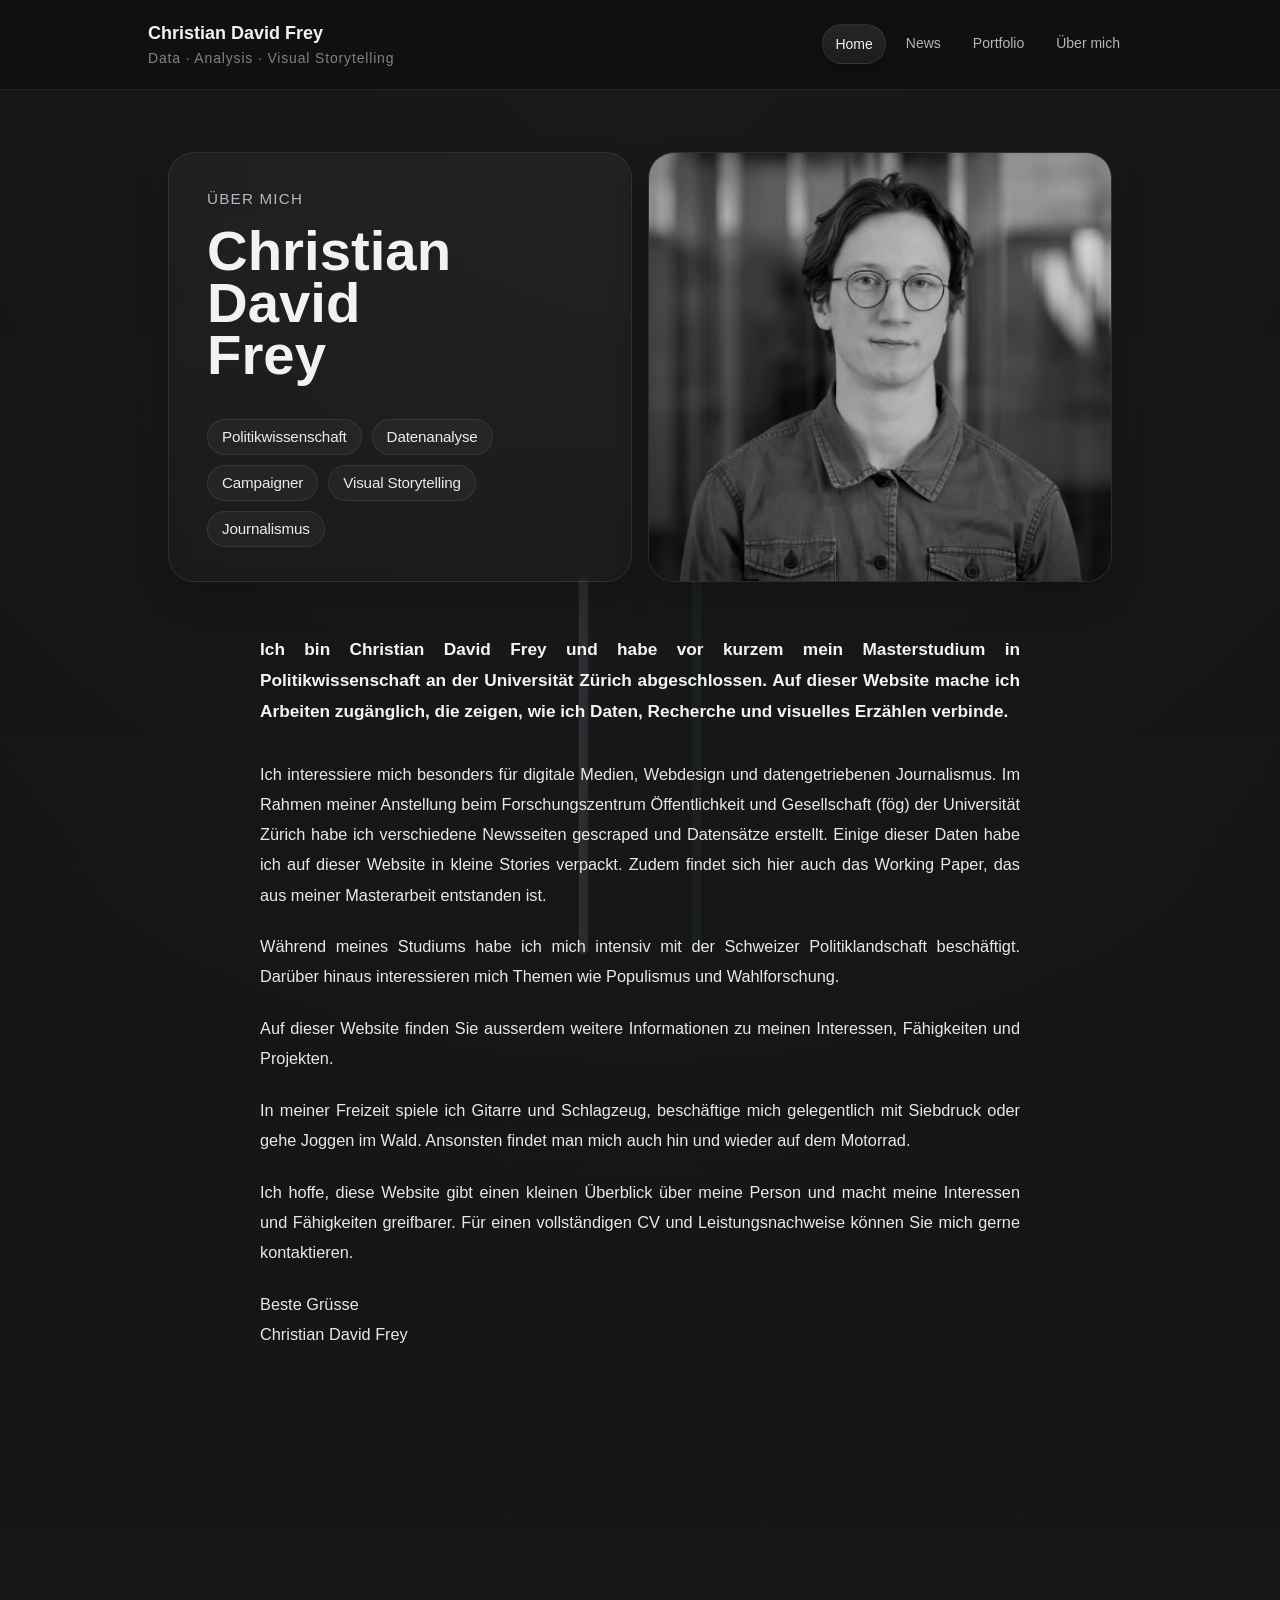
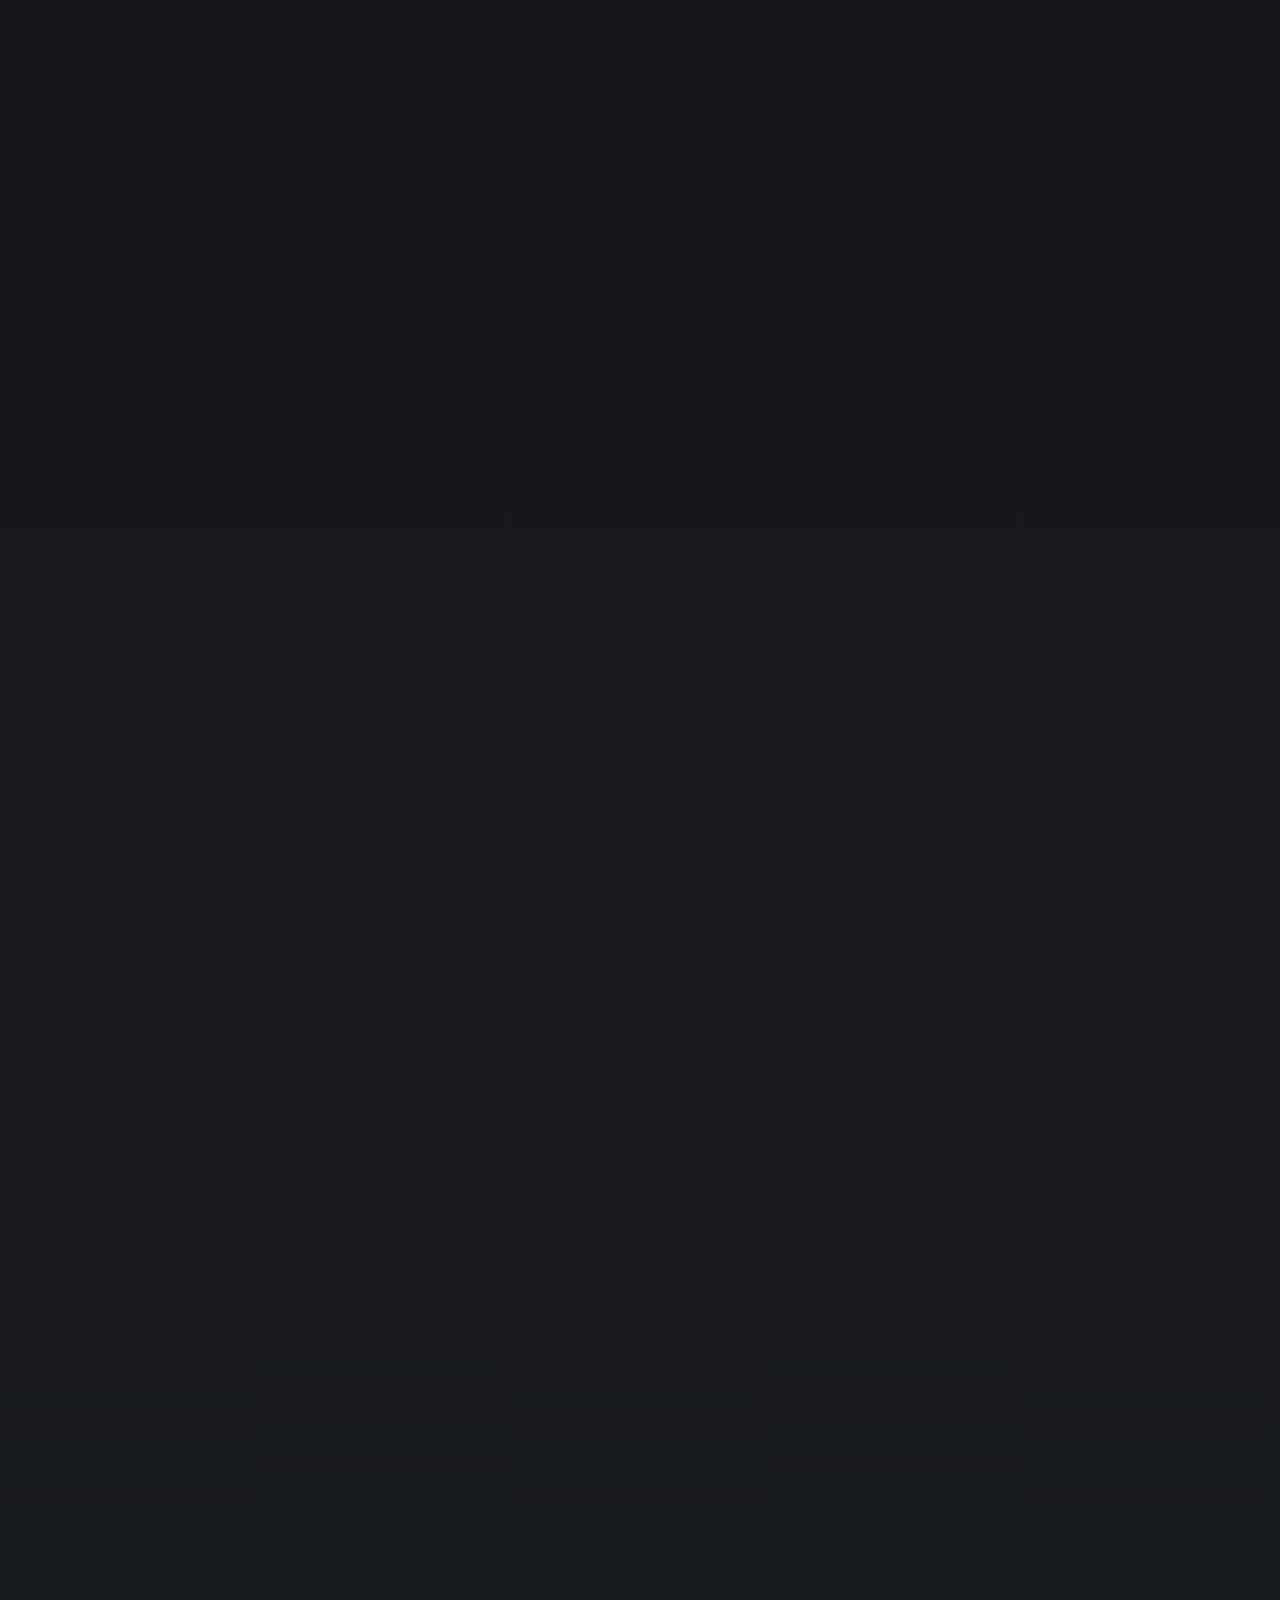
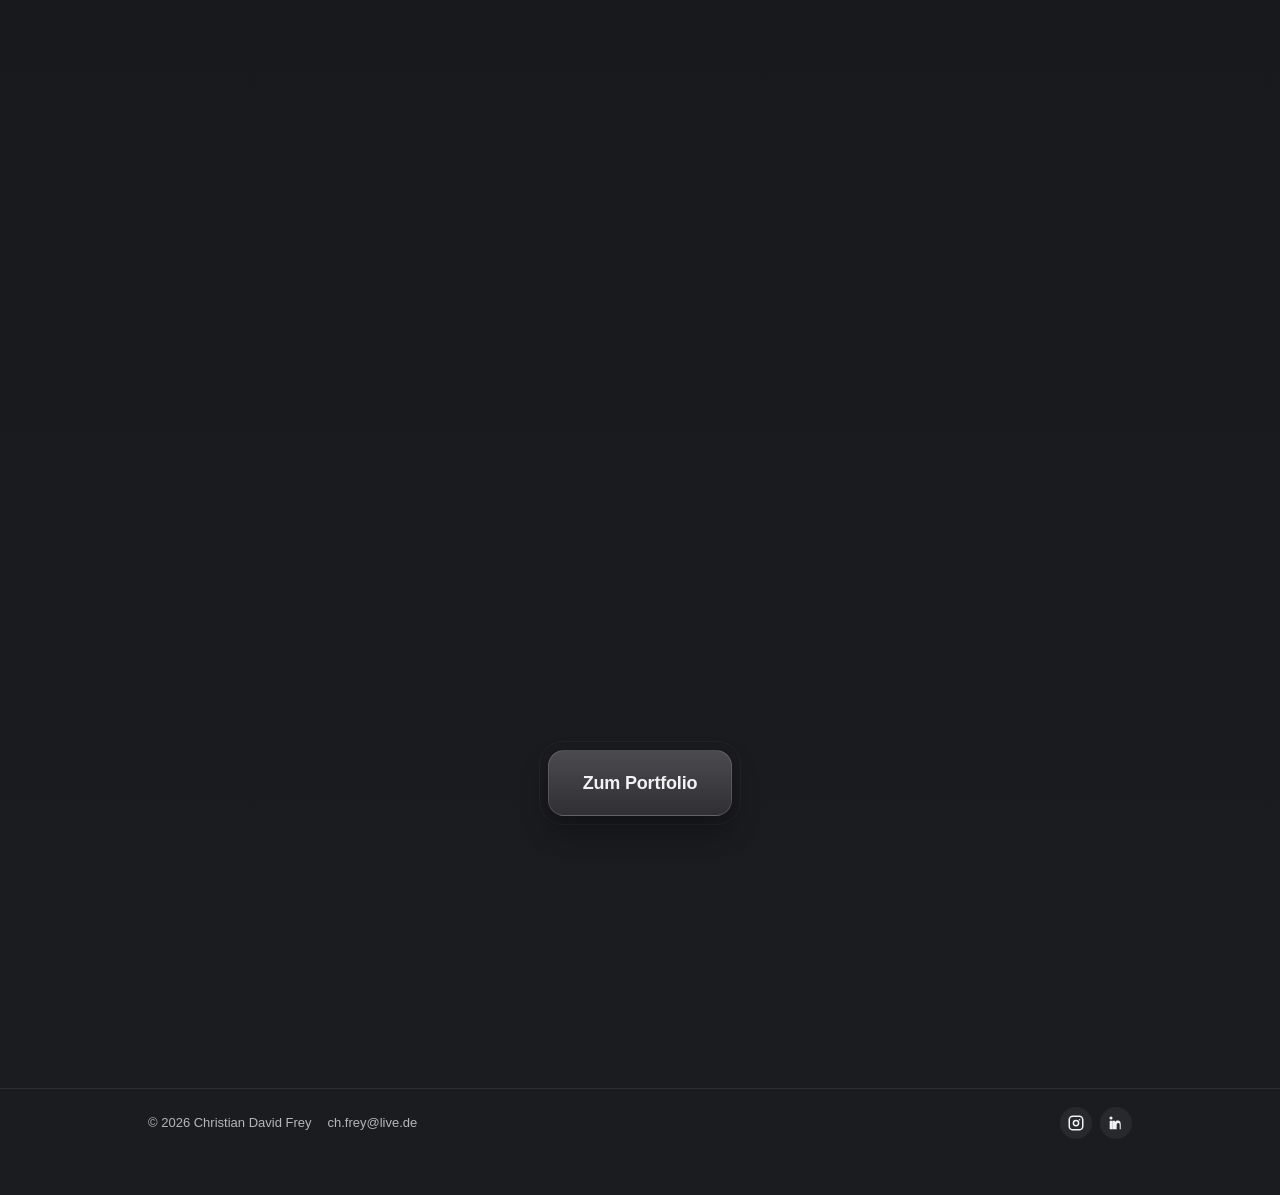
<file: about.html>
<!DOCTYPE html>
<html lang="de">
<head>
  <meta charset="UTF-8">
  <meta name="viewport" content="width=device-width, initial-scale=1.0">
  <title>Christian David Frey – Data · Analysis · Visual Storytelling</title>
  <link rel="stylesheet" href="style.css">

  <style>
    html, body{
      max-width:100%;
      overflow-x:hidden;
    }

    *{
      box-sizing:border-box;
    }

    .skills{
      padding:24px 0 100px;
    }

    .skills-grid{
      display:grid;
      grid-template-columns:repeat(3,minmax(0,1fr));
      gap:20px;
    }

    .skill-card{
      border:1px solid rgba(255,255,255,.1);
      border-radius:18px;
      padding:22px;
      background:rgba(255,255,255,.02);
    }

    .skill-card h3{
      margin:0 0 12px;
      font-size:1rem;
    }

    .skill-card p{
      margin:0;
      color:#bdbdbd;
      line-height:1.75;
    }

    .stack-header{
      display:flex;
      justify-content:space-between;
      align-items:baseline;
      margin-bottom:18px;
      gap:20px;
    }

    .stack-header h2{
      margin:0;
    }

    .page-header,
    .about-article,
    .cv-section{
      position:relative;
      z-index:2;
    }

    .about-flow{
      position:relative;
      padding-bottom:120px;
      isolation:isolate;
    }

    .page-flow-svg{
      position:absolute;
      inset:0;
      width:100%;
      height:100%;
      pointer-events:none;
      z-index:0;
      overflow:visible;
    }

    .ghost-line{
      fill:none;
      stroke-linecap:round;
      opacity:0;
      visibility:hidden;
    }

    .ghost-study{
      stroke:#d0d4d8;
      stroke-width:6;
    }

    .ghost-work{
      stroke:#3f6b4d;
      stroke-width:6;
    }

    .main-line{
      fill:none;
      stroke-linecap:round;
      stroke-width:10;
      opacity:0;
      visibility:hidden;
      will-change:stroke-dashoffset, opacity;
    }

    .main-study{
      stroke:#d0d4d8;
      filter:drop-shadow(0 0 6px rgba(255,255,255,.05));
    }

    .main-work{
      stroke:#3f6b4d;
      filter:drop-shadow(0 0 6px rgba(63,107,77,.12));
    }

    .about-top{
      display:grid;
      grid-template-columns:minmax(0,1fr) minmax(0,1fr);
      gap:16px;
      margin:12px 0 52px;
      position:relative;
      z-index:3;
    }

    .about-top-block{
      min-height:430px;
      min-width:0;
      border:1px solid rgba(255,255,255,.08);
      border-radius:26px;
      background:linear-gradient(180deg, rgba(255,255,255,.04), rgba(255,255,255,.02));
      backdrop-filter:blur(8px);
      -webkit-backdrop-filter:blur(8px);
      position:relative;
      overflow:hidden;
      box-shadow:0 16px 34px rgba(0,0,0,.18);
    }

    .about-top-block-copy{
      padding:34px 38px;
      display:flex;
      flex-direction:column;
      justify-content:space-between;
      gap:24px;
    }

    .about-top-copy-left{
      display:flex;
      flex-direction:column;
      justify-content:space-between;
      height:100%;
      gap:28px;
      min-width:0;
    }

    .about-eyebrow{
      margin:0 0 14px;
      font-size:.95rem;
      letter-spacing:.08em;
      text-transform:uppercase;
      color:#b8b8bd;
    }

    .about-top-label{
      margin:0;
      font-size:clamp(2.5rem, 4.4vw, 4.2rem);
      line-height:.93;
      letter-spacing:0;
      max-width:8ch;
      overflow-wrap:break-word;
    }

    .about-keywords{
      display:flex;
      flex-wrap:wrap;
      gap:10px;
    }

    .about-keywords span{
      display:inline-flex;
      align-items:center;
      min-height:36px;
      max-width:100%;
      padding:0 14px;
      border-radius:999px;
      border:1px solid rgba(255,255,255,.08);
      background:rgba(255,255,255,.04);
      color:#ececef;
      font-size:.95rem;
      letter-spacing:-.01em;
    }

    .about-top-block-image{
      padding:0;
      min-height:430px;
      background:rgba(255,255,255,.02);
    }

    .about-image-fill{
      position:absolute;
      inset:0;
      width:100%;
      height:100%;
    }

    .about-image-fill img{
      width:100%;
      height:100%;
      object-fit:cover;
      object-position:center 22%;
      display:block;
      filter:grayscale(.08) contrast(1.04) brightness(.92);
      transform:scale(1.01);
    }

    .about-image-overlay{
      position:absolute;
      inset:0;
      background:
        linear-gradient(180deg, rgba(10,10,14,.08) 0%, rgba(10,10,14,.16) 100%),
        linear-gradient(135deg, rgba(255,255,255,.03) 0%, rgba(255,255,255,0) 38%);
    }

    .about-article{
      max-width:760px;
      margin:0 auto;
      position:relative;
      z-index:3;
    }

    .cv-section{
      margin-top:90px;
      margin-bottom:40px;
      position:relative;
      z-index:3;
    }

    .cv-stage{
      position:relative;
      height:2900px;
      width:100%;
    }

    .cv-node{
      position:absolute;
      width:14px;
      height:14px;
      border-radius:50%;
      transform:translate(-50%,-50%) scale(0.55);
      z-index:4;
      opacity:0;
      transition:opacity .28s ease, transform .28s ease, box-shadow .35s ease;
      box-shadow:0 0 0 8px rgba(255,255,255,.05);
      animation:cvPulse 2s infinite;
      will-change:transform, opacity;
    }

    .cv-node.study{
      background:#d0d4d8;
      left:44%;
    }

    .cv-node.work{
      background:#6fae7f;
      left:56%;
    }

    @keyframes cvPulse{
      0%{ transform:translate(-50%,-50%) scale(1); }
      50%{ transform:translate(-50%,-50%) scale(1.14); }
      100%{ transform:translate(-50%,-50%) scale(1); }
    }

    .cv-card{
      position:absolute;
      width:300px;
      max-width:min(300px, calc(50vw - 110px));
      background:#1e1e22;
      border:1px solid rgba(255,255,255,.08);
      border-radius:14px;
      padding:16px;
      opacity:0;
      transform:translateY(26px);
      transition:opacity .45s ease, transform .45s ease, box-shadow .2s ease, border-color .2s ease;
      box-shadow:0 10px 30px rgba(0,0,0,.25);
      z-index:5;
      pointer-events:none;
      overflow-wrap:break-word;
      will-change:transform, opacity;
    }

    .cv-card.left{
      left:max(16px, calc(44% - min(300px, calc(50vw - 110px)) - 44px));
    }

    .cv-card.right{
      left:calc(56% + 44px);
    }

    .cv-card.visible{
      opacity:1;
      transform:translateY(0);
      pointer-events:auto;
    }

    .cv-card h3{
      margin:0 0 10px 0;
      font-size:19px;
      line-height:1.25;
    }

    .cv-meta{
      font-size:13px;
      color:#b6b6bb;
      margin-bottom:10px;
      line-height:1.5;
    }

    .cv-status{
      font-size:11px;
      padding:4px 8px;
      border-radius:6px;
      background:rgba(255,255,255,.05);
      display:inline-block;
      margin-top:8px;
      color:#d6d6da;
      border:1px solid rgba(255,255,255,.06);
    }

    .cv-card-list{
      margin:10px 0 0 0;
      padding:0;
      list-style:none;
    }

    .cv-card-list li{
      position:relative;
      padding-left:16px;
      margin-bottom:7px;
      line-height:1.45;
    }

    .cv-card-list li::before{
      content:"•";
      position:absolute;
      left:0;
      color:#9ca3af;
    }

    .portfolio-cta{
      position:relative;
      margin-top:-420px;
      display:flex;
      justify-content:center;
      z-index:5;
      width:100%;
    }

    .portfolio-button{
      position:relative;
      display:inline-flex;
      align-items:center;
      justify-content:center;
      padding:18px 34px;
      border-radius:16px;
      background:linear-gradient(180deg,#4a4a4f,#2f2f34);
      border:1px solid rgba(255,255,255,.14);
      color:#f2f2f3;
      font-weight:700;
      font-size:18px;
      letter-spacing:-0.01em;
      text-decoration:none;
      transition:transform .18s ease, background .18s ease, box-shadow .18s ease, border-color .18s ease;
      box-shadow:
        0 14px 28px rgba(0,0,0,.32),
        0 0 0 0 rgba(255,255,255,.08);
      animation:buttonPulse 2.2s infinite;
      max-width:calc(100vw - 32px);
    }

    .portfolio-button::before{
      content:"";
      position:absolute;
      inset:-10px;
      border-radius:24px;
      border:1px solid rgba(255,255,255,.05);
      opacity:.7;
    }

    .portfolio-button:hover{
      transform:translateY(-2px) scale(1.02);
      background:linear-gradient(180deg,#57575d,#38383d);
      border-color:rgba(255,255,255,.22);
      box-shadow:
        0 18px 34px rgba(0,0,0,.4),
        0 0 0 10px rgba(255,255,255,.03);
    }

    @keyframes buttonPulse{
      0%{
        box-shadow:
          0 14px 28px rgba(0,0,0,.32),
          0 0 0 0 rgba(255,255,255,.10);
      }
      70%{
        box-shadow:
          0 14px 28px rgba(0,0,0,.32),
          0 0 0 16px rgba(255,255,255,0);
      }
      100%{
        box-shadow:
          0 14px 28px rgba(0,0,0,.32),
          0 0 0 0 rgba(255,255,255,0);
      }
    }

    @media (max-width: 1100px){
      .cv-card{
        width:270px;
        max-width:min(270px, calc(50vw - 90px));
      }

      .cv-card.left{
        left:max(16px, calc(44% - min(270px, calc(50vw - 90px)) - 36px));
      }

      .cv-card.right{
        left:calc(56% + 36px);
      }
    }

    @media (max-width: 900px){
      .about-top{
        grid-template-columns:1fr;
      }

      .about-top-block,
      .about-top-block-image{
        min-height:auto;
      }

      .about-top-block-copy{
        padding:28px 24px;
      }

      .about-top-label{
        max-width:none;
        white-space:nowrap;
        font-size:clamp(2rem, 6vw, 3.4rem);
      }

      .about-top-block-image{
        min-height:420px;
      }

      .cv-stage{
        height:3500px;
      }

      .cv-node.study{ left:48%; }
      .cv-node.work{ left:52%; }

      .cv-card{
        width:220px;
        max-width:calc(50vw - 54px);
      }

      .cv-card.left{
        left:max(12px, calc(48% - min(220px, calc(50vw - 54px)) - 26px));
      }

      .cv-card.right{
        left:calc(52% + 26px);
      }

      .portfolio-cta{
        margin-top:-390px;
      }
    }

    @media (max-width: 640px){
      .about-top-block-copy{
        padding:24px 20px;
      }

      .about-top-label{
        max-width:none;
        white-space:normal;
      }

      .about-keywords span{
        font-size:.88rem;
        min-height:34px;
        padding:0 12px;
      }

      .about-top-block-image{
        min-height:360px;
      }

      .cv-section{
        display:none;
      }
    }
  </style>
</head>
<body>
  <header class="site-header">
    <div class="container">
      <nav class="nav">
        <div class="brand">
          <a class="logo" href="index.html">Christian David Frey</a>
          <div class="brand-sub">Data · Analysis · Visual Storytelling</div>
        </div>

        <button class="discover-toggle" aria-label="Navigation öffnen" aria-expanded="false">
          <svg viewBox="0 0 24 24" width="16" height="16" fill="none" stroke="currentColor" stroke-width="2" aria-hidden="true">
            <circle cx="11" cy="11" r="7"></circle>
            <line x1="16.65" y1="16.65" x2="21" y2="21"></line>
          </svg>
          <span>Entdecken</span>
        </button>

        <div class="nav-links">
          <a class="active" href="index.html">Home</a>
          <a href="news.html">News</a>
          <a href="portfolio.html">Portfolio</a>
          <a href="about.html">Über mich</a>
        </div>
      </nav>
    </div>
  </header>

  <div class="discover-overlay" id="discoverOverlay" aria-hidden="true">
    <div class="discover-panel">
      <div class="discover-top">
        <button class="discover-close" aria-label="Navigation schliessen">
          <span>Schliessen</span>
        </button>
      </div>

      <div class="discover-links">
        <a class="active" href="index.html">Home</a>
        <a href="news.html">News</a>
        <a href="portfolio.html">Portfolio</a>
        <a href="about.html">Über mich</a>
      </div>
    </div>
  </div>

  <main class="container about-page">
    <div class="about-flow" id="aboutFlow">

      <svg class="page-flow-svg" id="pageFlowSvg" viewBox="0 0 1000 4300" preserveAspectRatio="none" aria-hidden="true">
        <line id="ghostStudy" class="ghost-line ghost-study" x1="440" y1="560" x2="440" y2="3800"></line>
        <line id="ghostWork" class="ghost-line ghost-work" x1="560" y1="560" x2="560" y2="3800"></line>

        <line id="studyLine" class="main-line main-study" x1="440" y1="560" x2="440" y2="3800"></line>
        <line id="workLine" class="main-line main-work" x1="560" y1="560" x2="560" y2="3800"></line>

        <line id="branch1" class="main-line main-study" style="stroke-width:4; opacity:0"></line>
        <line id="branch2" class="main-line main-study" style="stroke-width:4; opacity:0"></line>
        <line id="branch3" class="main-line main-study" style="stroke-width:4; opacity:0"></line>
        <line id="branch4" class="main-line main-study" style="stroke-width:4; opacity:0"></line>

        <line id="branch5" class="main-line main-work" style="stroke-width:4; opacity:0"></line>
        <line id="branch6" class="main-line main-work" style="stroke-width:4; opacity:0"></line>
        <line id="branch7" class="main-line main-work" style="stroke-width:4; opacity:0"></line>
        <line id="branch8" class="main-line main-work" style="stroke-width:4; opacity:0"></line>
      </svg>

      <section class="page-header about-header">
        <div class="about-top">
          <div class="about-top-block about-top-block-copy">
            <div class="about-top-copy-left">
              <div>
                <p class="about-eyebrow">Über mich</p>
                <h1 class="about-top-label">Christian David Frey</h1>
              </div>

              <div class="about-keywords">
                <span>Politikwissenschaft</span>
                <span>Datenanalyse</span>
                <span>Campaigner</span>
                <span>Visual Storytelling</span>
                <span>Journalismus</span>
              </div>
            </div>
          </div>

          <div class="about-top-block about-top-block-image">
            <div class="about-image-fill">
              <img
                src="images/port_2.png"
                alt="Portrait von Christian David Frey"
                loading="eager"
                fetchpriority="high"
                decoding="async"
              >
              <div class="about-image-overlay"></div>
            </div>
          </div>
        </div>
      </section>

      <article class="article-box about-article">
        <p class="lead">
          <strong>
            Ich bin Christian David Frey und habe vor kurzem mein Masterstudium in Politikwissenschaft an der Universität Zürich abgeschlossen. Auf dieser Website mache ich Arbeiten zugänglich, die zeigen, wie ich Daten, Recherche und visuelles Erzählen verbinde.
          </strong>
        </p>

        <p>
          Ich interessiere mich besonders für digitale Medien, Webdesign und datengetriebenen Journalismus. Im Rahmen meiner Anstellung beim Forschungszentrum Öffentlichkeit und Gesellschaft (fög) der Universität Zürich habe ich verschiedene Newsseiten gescraped und Datensätze erstellt. Einige dieser Daten habe ich auf dieser Website in kleine Stories verpackt. Zudem findet sich hier auch das Working Paper, das aus meiner Masterarbeit entstanden ist.
        </p>

        <p>
          Während meines Studiums habe ich mich intensiv mit der Schweizer Politiklandschaft beschäftigt. Darüber hinaus interessieren mich Themen wie Populismus und Wahlforschung.
        </p>

        <p>
          Auf dieser Website finden Sie ausserdem weitere Informationen zu meinen Interessen, Fähigkeiten und Projekten.
        </p>

        <p>
          In meiner Freizeit spiele ich Gitarre und Schlagzeug, beschäftige mich gelegentlich mit Siebdruck oder gehe Joggen im Wald. Ansonsten findet man mich auch hin und wieder auf dem Motorrad.
        </p>

        <p>
          Ich hoffe, diese Website gibt einen kleinen Überblick über meine Person und macht meine Interessen und Fähigkeiten greifbarer. Für einen vollständigen CV und Leistungsnachweise können Sie mich gerne kontaktieren.
        </p>

        <p class="about-signature">
          Beste Grüsse<br>
          Christian David Frey
        </p>
      </article>

      <div style="margin-top:120px;"></div>

      <section class="cv-section">
        <div class="cv-stage" id="timeline">

          <div class="cv-node study" style="top:6%"></div>
          <div class="cv-card left" style="top:4%">
            <h3>Maturität</h3>
            <div class="cv-meta">Atelierschule Zürich · 08/2011–08/2015</div>
            <ul class="cv-card-list">
              <li>Sozialpraktikum und erste gesellschaftspolitische Erfahrungen</li>
            </ul>
          </div>

          <div class="cv-node study" style="top:16%"></div>
          <div class="cv-card left" style="top:14%">
            <h3>Diploma Studium Audio Engineering</h3>
            <div class="cv-meta">SAE Institute Zürich · 03/2016–03/2017</div>
            <ul class="cv-card-list">
              <li>Vertiefte Kenntnisse in der Ton- und Veranstaltungstechnik</li>
            </ul>
          </div>

          <div class="cv-node study" style="top:31%"></div>
          <div class="cv-card left" style="top:29%">
            <h3>Bachelor of Arts in Sozialwissenschaften</h3>
            <div class="cv-meta">Universität Zürich · 09/2019–06/2023</div>
            <ul class="cv-card-list">
              <li>Major Politikwissenschaft</li>
              <li>Minor Rechtswissenschaft</li>
              <li>Spezialisierung: Der Wandel des Schweizer Parteiensystems</li>
              <li>Bachelorarbeit: Note 5.5</li>
            </ul>
          </div>

          <div class="cv-node study" style="top:51%"></div>
          <div class="cv-card left" style="top:49%">
            <h3>Master of Arts in Sozialwissenschaften</h3>
            <div class="cv-meta">Universität Zürich · 09/2023–01/2026</div>
            <ul class="cv-card-list">
              <li>Major: Politikwissenschaft</li>
              <li>Minor “Methods-Data-Society” (30 ECTS)</li>
              <li>Forschungsseminar politischer Datenjournalismus</li>
              <li>Seminar: Webentwicklung und Datenvisualisierung</li>
              <li>R Programming Skills</li>
              <li>Masterarbeit: „Finanzielle Unzufriedenheit und die Wahl der Schweizerischen Volkspartei: Eine Analyse indirekter Effekte im Kontext des Rechtspopulismus” (Note 6.0)</li>
            </ul>
            <div class="cv-status">Abgeschlossen 01/2026</div>
          </div>

          <div class="cv-node work" style="top:36%"></div>
          <div class="cv-card right" style="top:34%">
            <h3>Praktikum (60%)</h3>
            <div class="cv-meta">Die Mitte Kanton Zürich · 07/2022–03/2023</div>
            <ul class="cv-card-list">
              <li>Erstellen von Print- und Online Content</li>
              <li>Administration / Mitgliederregister</li>
              <li>Webseitenpflege</li>
              <li>Koordination zwischen Ortsgruppen</li>
              <li>Nachwahlbefragung mit Auswertung in R</li>
            </ul>
          </div>

          <div class="cv-node work" style="top:47%"></div>
          <div class="cv-card right" style="top:46%">
            <h3>Campaigner (20%)</h3>
            <div class="cv-meta">AWG Die Mitte Kanton Zürich · 07/2023–10/2023</div>
            <ul class="cv-card-list">
              <li>Campaigning für die Nationalratswahlen 2023</li>
            </ul>
          </div>

          <div class="cv-node work" style="top:62%"></div>
          <div class="cv-card right" style="top:60%">
            <h3>Hilfswissenschaftler (40%)</h3>
            <div class="cv-meta">Forschungszentrum Öffentlichkeit und Gesellschaft (fög) · 02/2025–heute</div>
            <ul class="cv-card-list">
              <li>Quantitative Analysen</li>
              <li>Codierung von Medieninhalten u.a. „Jahrbuch Qualität der Medien”</li>
              <li>Entwicklung von Codierleitfäden</li>
              <li>Datenerhebung durch Web-Scraping</li>
            </ul>
          </div>

          <div class="cv-node work" style="top:73%"></div>
          <div class="cv-card right" style="top:72%">
            <h3>Content Integrator (15%)</h3>
            <div class="cv-meta">StatGuide · 05/2025–09/2025</div>
            <ul class="cv-card-list">
              <li>Aufbereitung statistischer Lernressourcen</li>
              <li>Planung und Umsetzung von Arbeitspaketen zur Erstellung digitaler Lernressourcen</li>
            </ul>
          </div>
        </div>

        <div class="portfolio-cta">
          <a class="portfolio-button" href="portfolio.html" target="_blank" rel="noopener noreferrer">
            Zum Portfolio
          </a>
        </div>
      </section>
    </div>
  </main>

  <footer class="site-footer site-footer-home">
    <div class="container footer-inner">
      <div class="footer-left">
        <span>© 2026 Christian David Frey</span>
        <a href="mailto:ch.frey@live.de">ch.frey@live.de</a>
      </div>

      <span class="social">
        <a href="https://www.instagram.com/dave.iniert" target="_blank" rel="noopener" aria-label="Instagram Profil">
          <svg viewBox="0 0 24 24" width="18" height="18" fill="currentColor">
            <path d="M7.75 2h8.5A5.75 5.75 0 0 1 22 7.75v8.5A5.75 5.75 0 0 1 16.25 22h-8.5A5.75 5.75 0 0 1 2 16.25v-8.5A5.75 5.75 0 0 1 7.75 2zm0 2A3.75 3.75 0 0 0 4 7.75v8.5A3.75 3.75 0 0 0 7.75 20h8.5A3.75 3.75 0 0 0 20 16.25v-8.5A3.75 3.75 0 0 0 16.25 4h-8.5zm4.25 3.5A4.5 4.5 0 1 1 7.5 12 4.5 4.5 0 0 1 12 7.5zm0 2A2.5 2.5 0 1 0 14.5 12 2.5 2.5 0 0 0 12 9.5zm4.75-3a1 1 0 1 1-1 1 1 1 0 0 1 1-1z"/>
          </svg>
        </a>

        <a href="https://www.linkedin.com/in/christian-david-frey-68b29237b/" target="_blank" rel="noopener" aria-label="LinkedIn Profil">
          <svg viewBox="0 0 24 24" width="18" height="18" fill="currentColor">
            <path d="M20.45 20.45h-3.55v-5.56c0-1.33-.03-3.04-1.85-3.04-1.85 0-2.14 1.45-2.14 2.95v5.65H7.32V9h3.41v1.56h.05c.47-.9 1.62-1.85 3.33-1.85 3.56 0 4.21 2.34 4.21 5.38v6.36zM5.34 7.43a2.06 2.06 0 1 1 0-4.12 2.06 2.06 0 0 1 0 4.12zM3.56 20.45h3.56V9H3.56v11.45z"/>
          </svg>
        </a>
      </span>
    </div>
  </footer>

  <script>
    const discoverToggle = document.querySelector(".discover-toggle");
    const discoverOverlay = document.querySelector("#discoverOverlay");
    const discoverClose = document.querySelector(".discover-close");

    if (discoverToggle && discoverOverlay && discoverClose) {
      const openMenu = () => {
        discoverOverlay.classList.add("open");
        discoverOverlay.setAttribute("aria-hidden", "false");
        discoverToggle.setAttribute("aria-expanded", "true");
        document.body.style.overflow = "hidden";
      };

      const closeMenu = () => {
        discoverOverlay.classList.remove("open");
        discoverOverlay.setAttribute("aria-hidden", "true");
        discoverToggle.setAttribute("aria-expanded", "false");
        document.body.style.overflow = "";
      };

      discoverToggle.addEventListener("click", openMenu);
      discoverClose.addEventListener("click", closeMenu);

      discoverOverlay.addEventListener("click", (e) => {
        if (e.target === discoverOverlay) closeMenu();
      });

      document.addEventListener("keydown", (e) => {
        if (e.key === "Escape") closeMenu();
      });
    }
  </script>

  <script>
    const aboutFlow = document.getElementById("aboutFlow");
    const studyLine = document.getElementById("studyLine");
    const workLine = document.getElementById("workLine");
    const ghostStudy = document.getElementById("ghostStudy");
    const ghostWork = document.getElementById("ghostWork");
    const pageFlowSvg = document.getElementById("pageFlowSvg");

    const branchEls = [
      document.getElementById("branch1"),
      document.getElementById("branch2"),
      document.getElementById("branch3"),
      document.getElementById("branch4"),
      document.getElementById("branch5"),
      document.getElementById("branch6"),
      document.getElementById("branch7"),
      document.getElementById("branch8")
    ];

    if (aboutFlow && studyLine && workLine && pageFlowSvg) {
      const cards = [...document.querySelectorAll(".cv-card")];
      const nodes = [...document.querySelectorAll(".cv-node")];
      const article = document.querySelector(".about-article");
      let ticking = false;

      const items = [
        { node: nodes[0], card: cards[0], branch: branchEls[0], line: studyLine, side: "left" },
        { node: nodes[1], card: cards[1], branch: branchEls[1], line: studyLine, side: "left" },
        { node: nodes[2], card: cards[2], branch: branchEls[2], line: studyLine, side: "left" },
        { node: nodes[3], card: cards[3], branch: branchEls[3], line: studyLine, side: "left" },

        { node: nodes[4], card: cards[4], branch: branchEls[4], line: workLine, side: "right" },
        { node: nodes[5], card: cards[5], branch: branchEls[5], line: workLine, side: "right" },
        { node: nodes[6], card: cards[6], branch: branchEls[6], line: workLine, side: "right" },
        { node: nodes[7], card: cards[7], branch: branchEls[7], line: workLine, side: "right" }
      ];

      function clamp(value, min, max) {
        return Math.max(min, Math.min(max, value));
      }

      function svgCoordsFromViewport(viewportX, viewportY) {
        const flowRect = aboutFlow.getBoundingClientRect();
        return {
          x: ((viewportX - flowRect.left) / flowRect.width) * 1000,
          y: ((viewportY - flowRect.top) / flowRect.height) * 4300
        };
      }

      function setupPath(path) {
        if (!path) return;
        const len = path.getTotalLength();
        path.dataset.len = len;
        path.style.strokeDasharray = len;
        path.style.strokeDashoffset = len;
        path.style.visibility = "visible";
      }

      function drawPath(path, amount) {
        if (!path) return;
        const len = Number(path.dataset.len || 0);
        path.style.strokeDashoffset = len * (1 - amount);
      }

      function updateBranchGeometry() {
        items.forEach(item => {
          if (!item.node || !item.card || !item.branch) return;

          const nodeRect = item.node.getBoundingClientRect();
          const cardRect = item.card.getBoundingClientRect();

          const nodeCenterX = nodeRect.left + nodeRect.width / 2;
          const nodeCenterY = nodeRect.top + nodeRect.height / 2;
          const cardAnchorX = item.side === "left" ? cardRect.right : cardRect.left;

          const nodeSvg = svgCoordsFromViewport(nodeCenterX, nodeCenterY);
          const cardSvg = svgCoordsFromViewport(cardAnchorX, nodeCenterY);

          item.nodeSvgX = nodeSvg.x;
          item.nodeSvgY = nodeSvg.y;
          item.branchLength = Math.abs(cardSvg.x - nodeSvg.x);

          item.branch.setAttribute("x1", nodeSvg.x);
          item.branch.setAttribute("y1", nodeSvg.y);
          item.branch.setAttribute("x2", cardSvg.x);
          item.branch.setAttribute("y2", nodeSvg.y);

          setupPath(item.branch);
        });
      }

      function setupMainLines() {
        const aboutTop = document.querySelector(".about-top");
        const studyNode = document.querySelector(".cv-node.study");
        const workNode = document.querySelector(".cv-node.work");
        if (!aboutTop || !studyNode || !workNode) return;

        const flowRect = aboutFlow.getBoundingClientRect();
        const aboutTopRect = aboutTop.getBoundingClientRect();
        const startY = ((aboutTopRect.bottom - flowRect.top) / flowRect.height) * 4300;

        const studyRect = studyNode.getBoundingClientRect();
        const workRect = workNode.getBoundingClientRect();

        const studyX = svgCoordsFromViewport(studyRect.left + studyRect.width / 2, studyRect.top).x;
        const workX = svgCoordsFromViewport(workRect.left + workRect.width / 2, workRect.top).x;

        studyLine.setAttribute("x1", studyX);
        studyLine.setAttribute("x2", studyX);
        studyLine.setAttribute("y1", startY);

        workLine.setAttribute("x1", workX);
        workLine.setAttribute("x2", workX);
        workLine.setAttribute("y1", startY);

        if (ghostStudy) {
          ghostStudy.setAttribute("x1", studyX);
          ghostStudy.setAttribute("x2", studyX);
          ghostStudy.setAttribute("y1", startY);
          ghostStudy.style.visibility = "visible";
        }

        if (ghostWork) {
          ghostWork.setAttribute("x1", workX);
          ghostWork.setAttribute("x2", workX);
          ghostWork.setAttribute("y1", startY);
          ghostWork.style.visibility = "visible";
        }

        setupPath(studyLine);
        setupPath(workLine);
      }

      function setNodeState(node, visible) {
        node.style.opacity = visible ? "1" : "0";
        node.style.transform = visible
          ? "translate(-50%, -50%) scale(1)"
          : "translate(-50%, -50%) scale(0.55)";
      }

      function updateTimeline() {
        const rect = aboutFlow.getBoundingClientRect();
        const vh = window.innerHeight;

        const isTablet = window.innerWidth <= 900 && window.innerWidth > 640;
        const start = isTablet ? vh * 0.5 : vh * 0.62;
        const end = -rect.height * 0.72;

        let progress = (start - rect.top) / (start - end);
        progress = clamp(progress, 0, 1);

        drawPath(studyLine, progress);
        drawPath(workLine, progress);

        let textFade = 1;
        if (article) {
          const articleRect = article.getBoundingClientRect();
          const articleCenter = articleRect.top + articleRect.height / 2;
          const distanceToViewportCenter = Math.abs((vh / 2) - articleCenter);
          const maxDistance = vh * 0.55;
          const proximity = 1 - clamp(distanceToViewportCenter / maxDistance, 0, 1);
          textFade = 1 - proximity * 0.72;
        }

        const studyOpacity = clamp((0.06 + progress * 0.52) * textFade, 0.02, 0.65);
        const workOpacity = clamp((0.05 + progress * 0.46) * textFade, 0.02, 0.58);

        studyLine.style.opacity = studyOpacity.toFixed(3);
        workLine.style.opacity = workOpacity.toFixed(3);

        items.forEach(item => {
          if (!item.node || !item.card || !item.branch) return;

          const lineStartY = Number(item.line.getAttribute("y1")) || 0;
          const lineEndY = Number(item.line.getAttribute("y2")) || 3800;
          const lineCurrentY = lineStartY + (lineEndY - lineStartY) * progress;

          const lineReachedNode = lineCurrentY >= item.nodeSvgY;
          const overshoot = lineCurrentY - item.nodeSvgY;

          const branchSpeed = Math.max(item.branchLength || 120, 120);
          const branchProgress = lineReachedNode
            ? clamp(overshoot / branchSpeed, 0, 1)
            : 0;

          const cardThreshold = 0.92;

          setNodeState(item.node, lineReachedNode);

          drawPath(item.branch, branchProgress);
          item.branch.style.opacity = branchProgress > 0.01 ? "0.6" : "0";

          if (branchProgress >= cardThreshold) {
            item.card.classList.add("visible");
          } else {
            item.card.classList.remove("visible");
          }
        });
      }

      function requestTimelineUpdate() {
        if (ticking) return;
        ticking = true;
        requestAnimationFrame(() => {
          updateTimeline();
          ticking = false;
        });
      }

      function refreshAll() {
        updateBranchGeometry();
        setupMainLines();
        updateTimeline();
      }

      window.addEventListener("scroll", requestTimelineUpdate, { passive: true });
      window.addEventListener("resize", refreshAll);
      window.addEventListener("DOMContentLoaded", refreshAll);
      window.addEventListener("load", refreshAll);

      refreshAll();
    }
  </script>
</body>
</html>
</file>
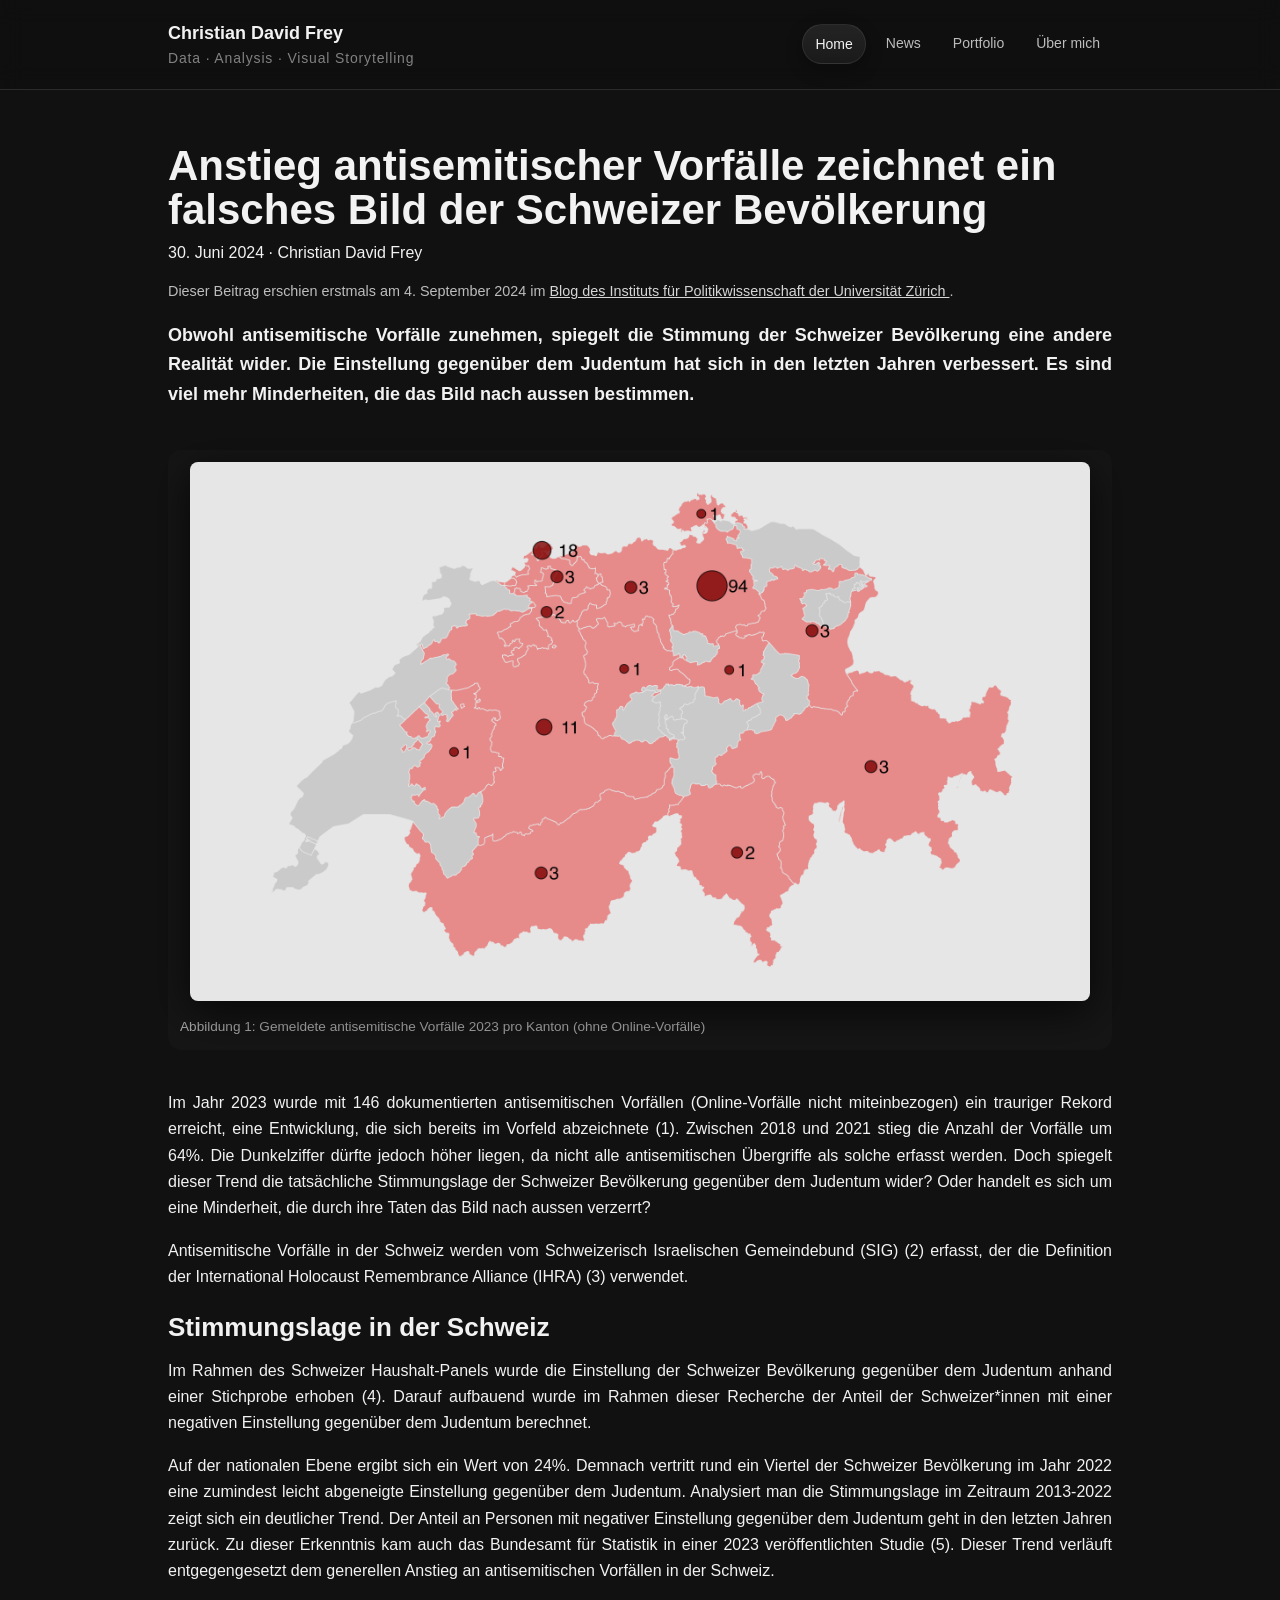
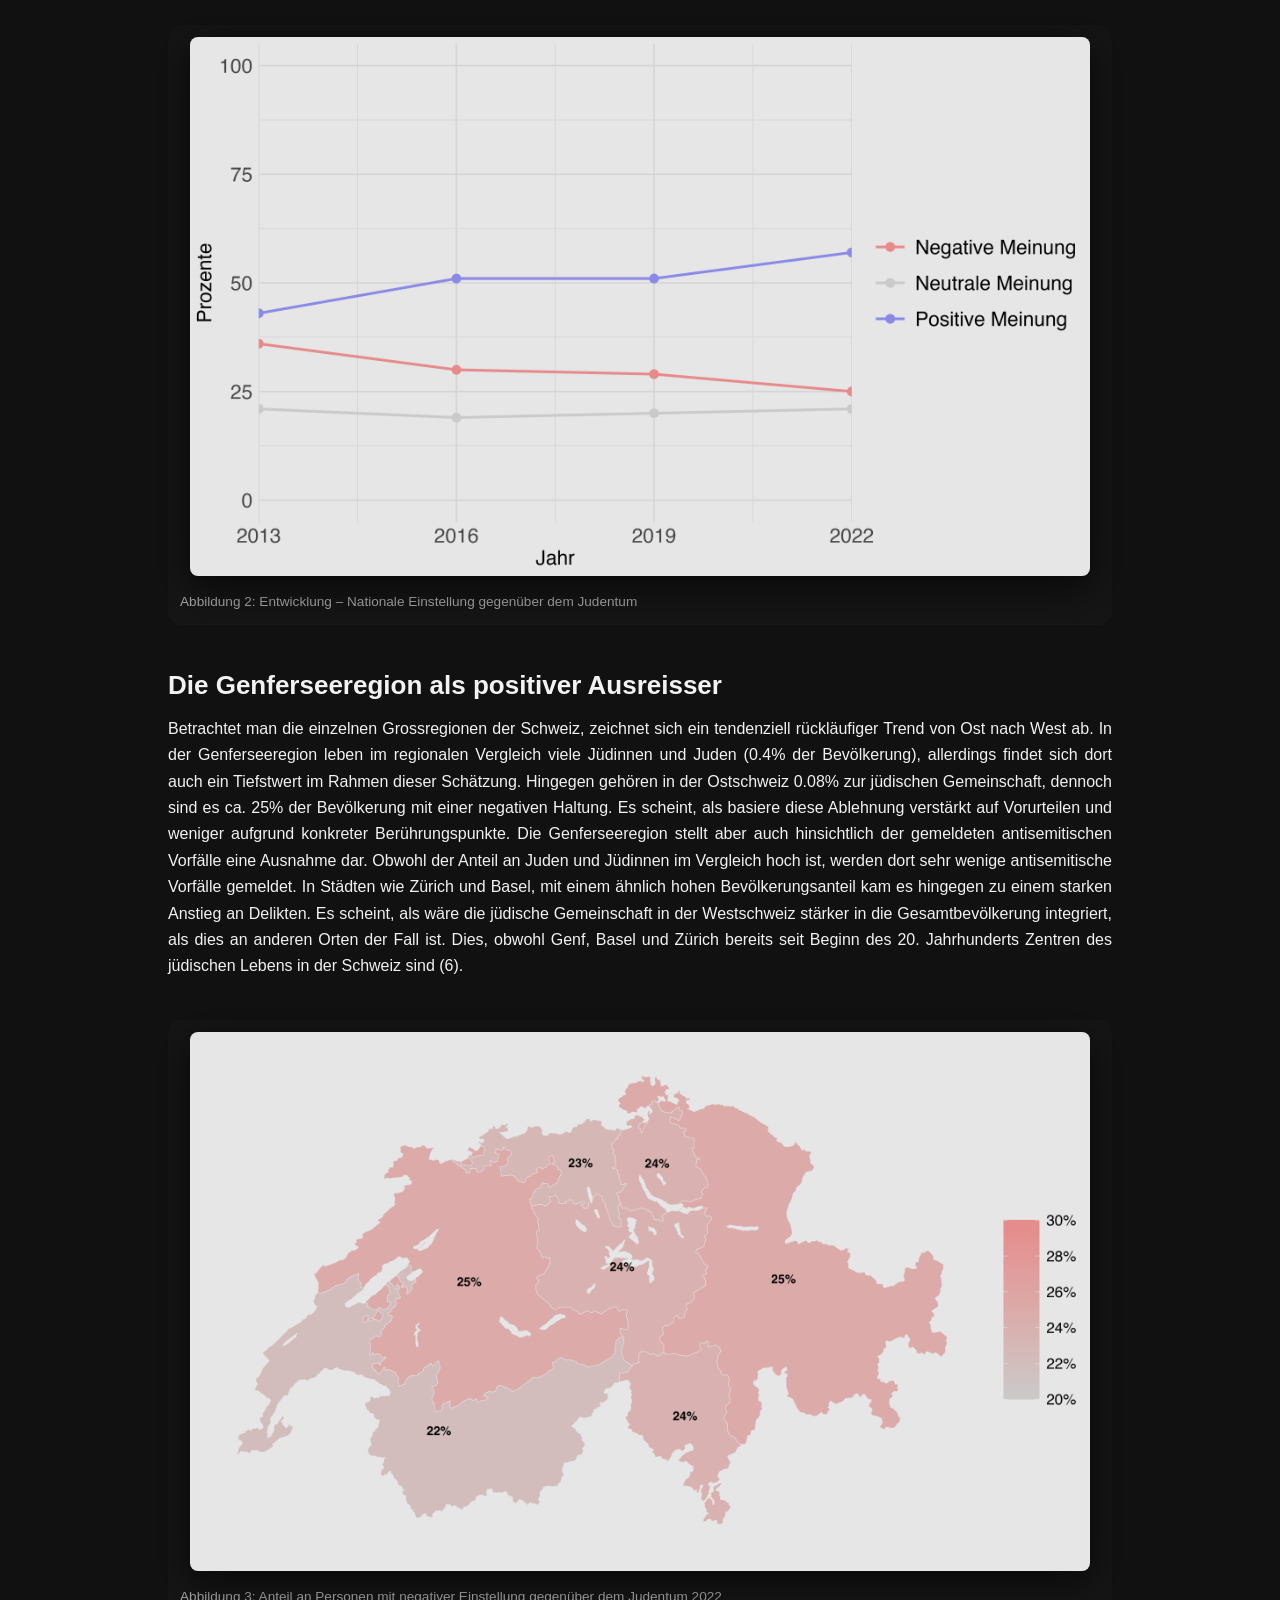
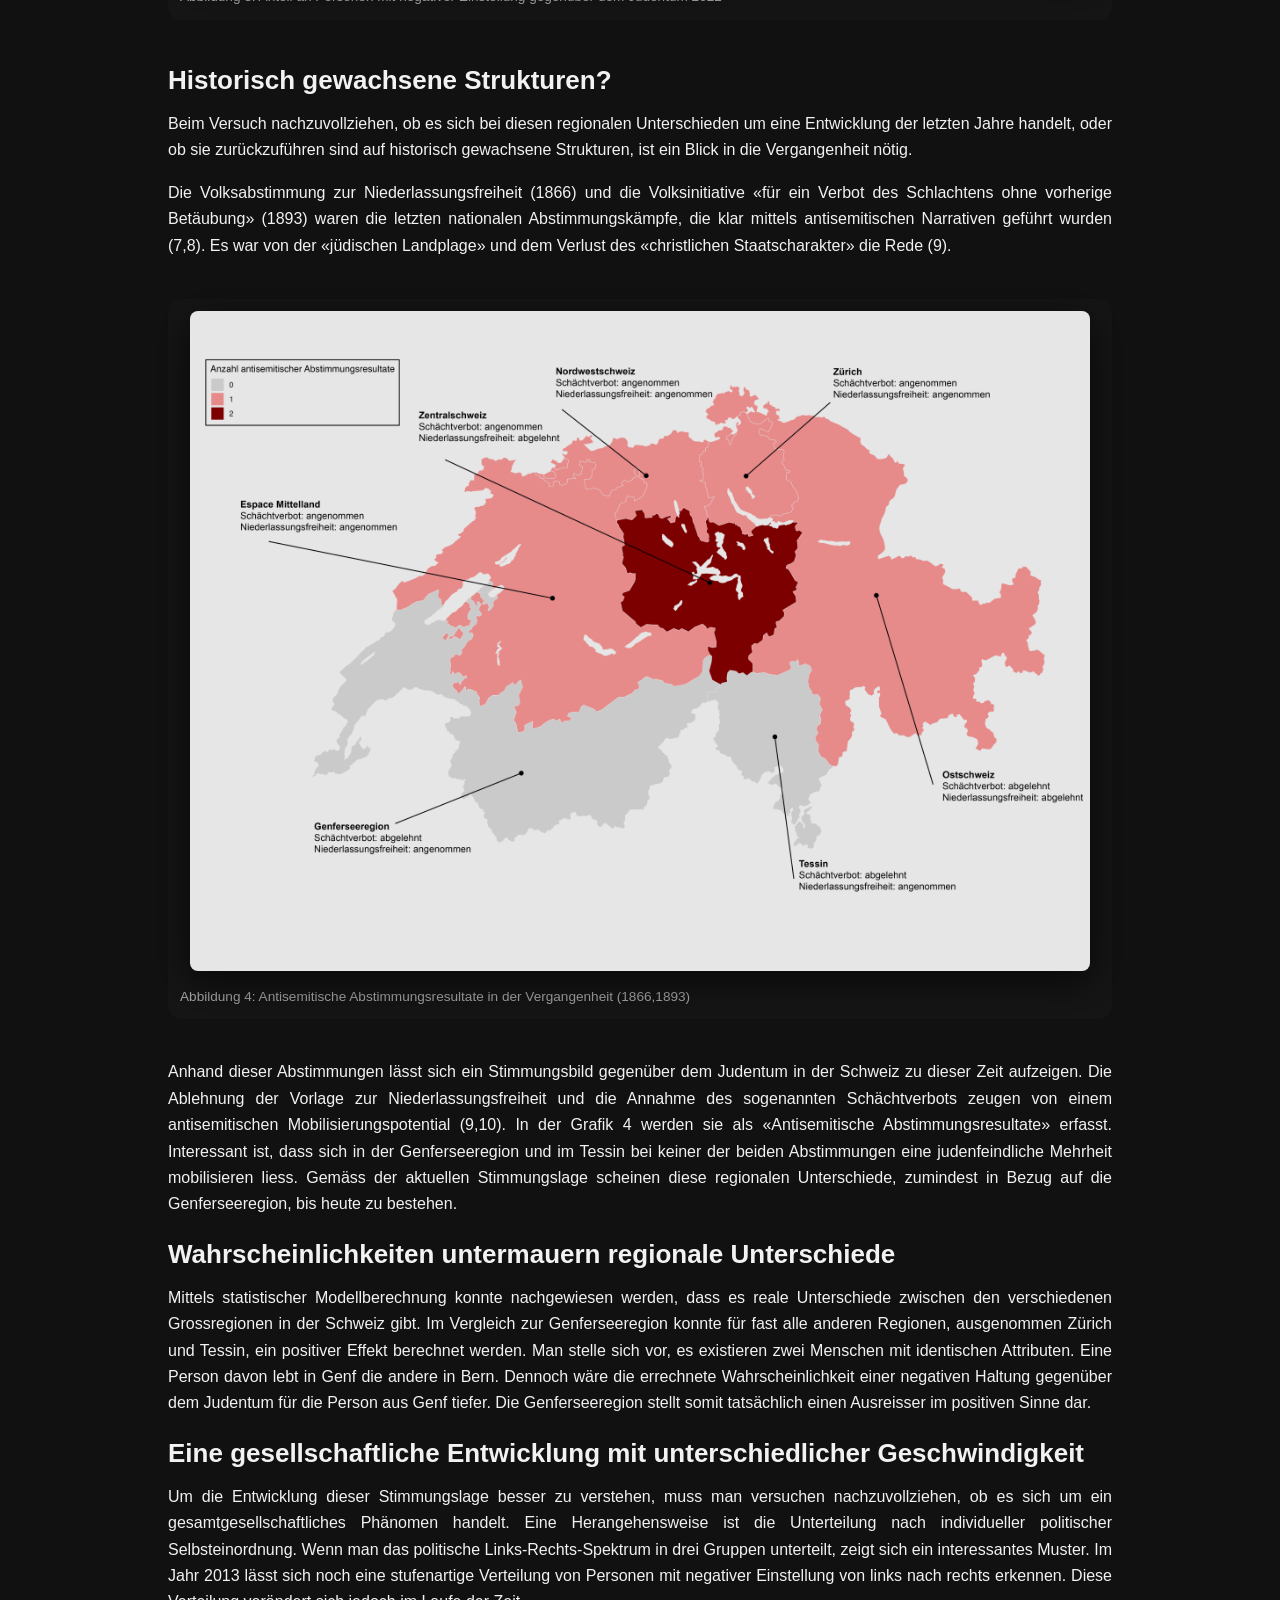
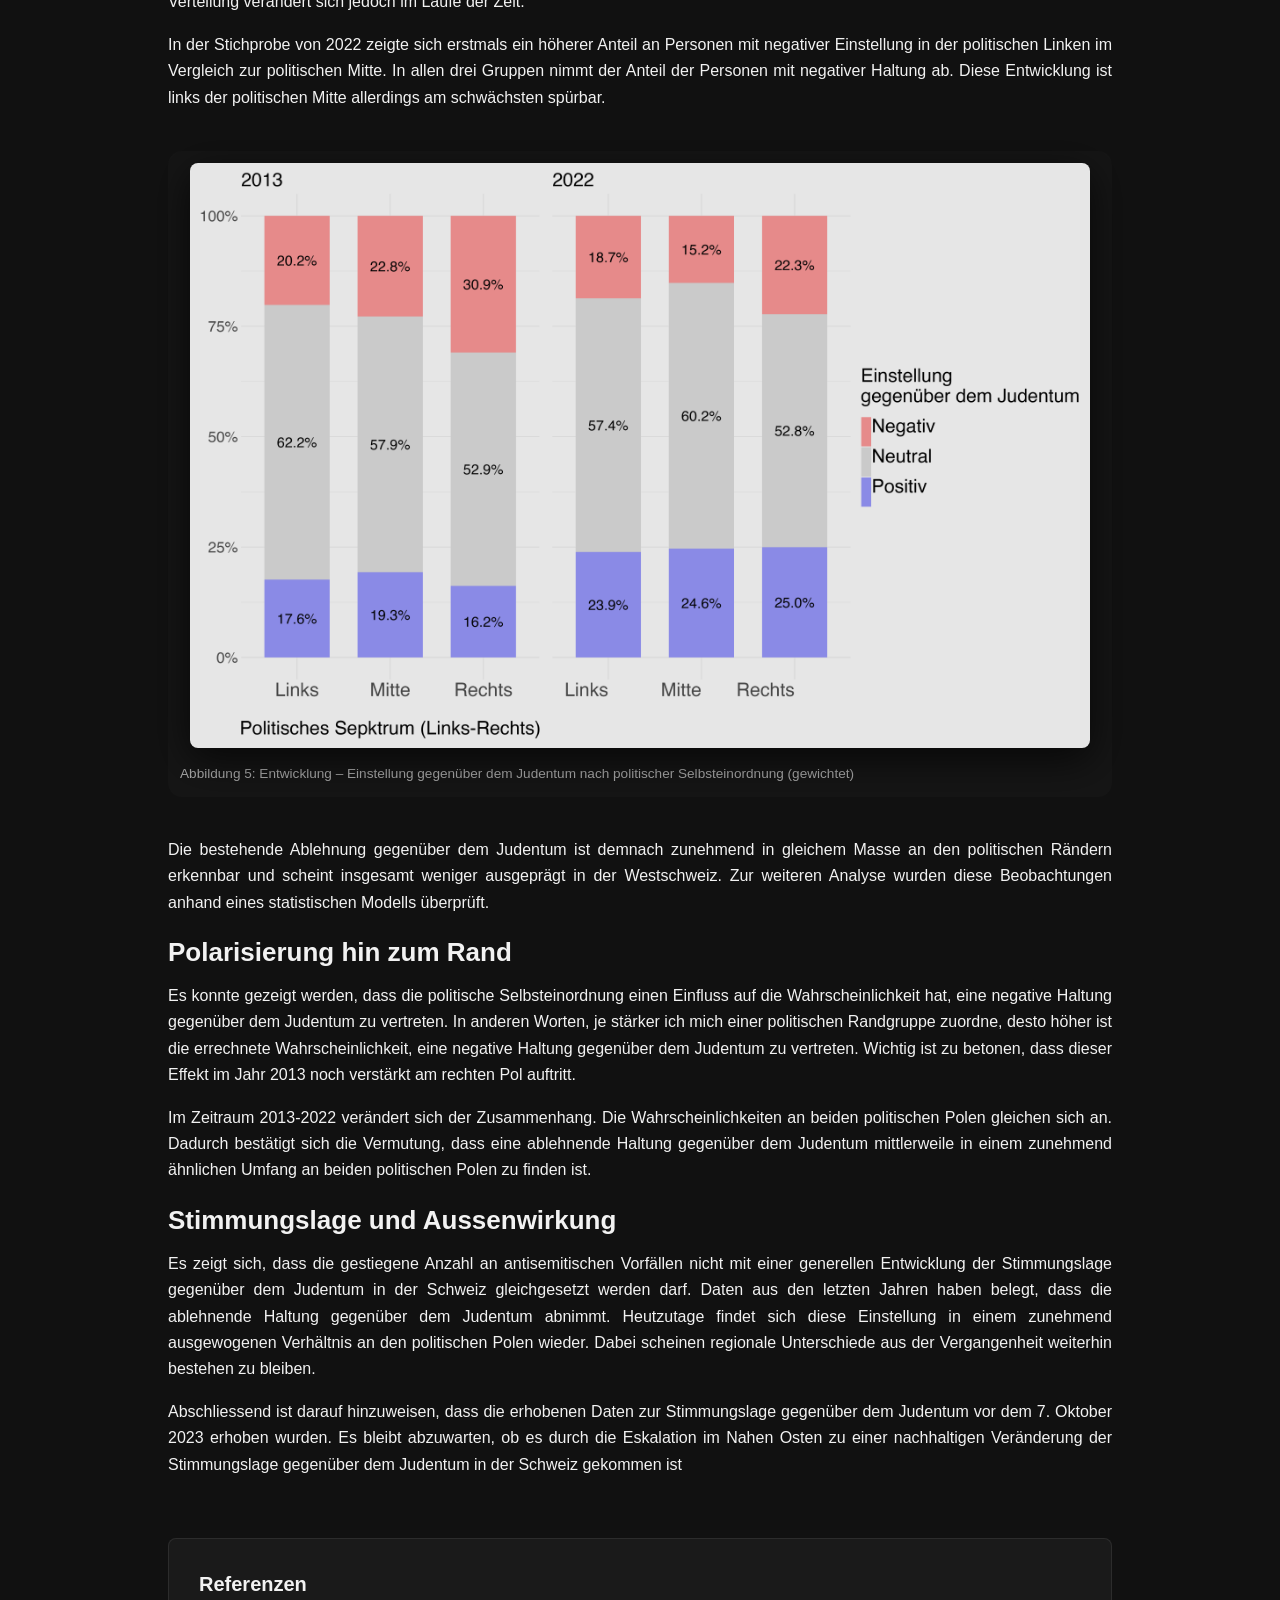
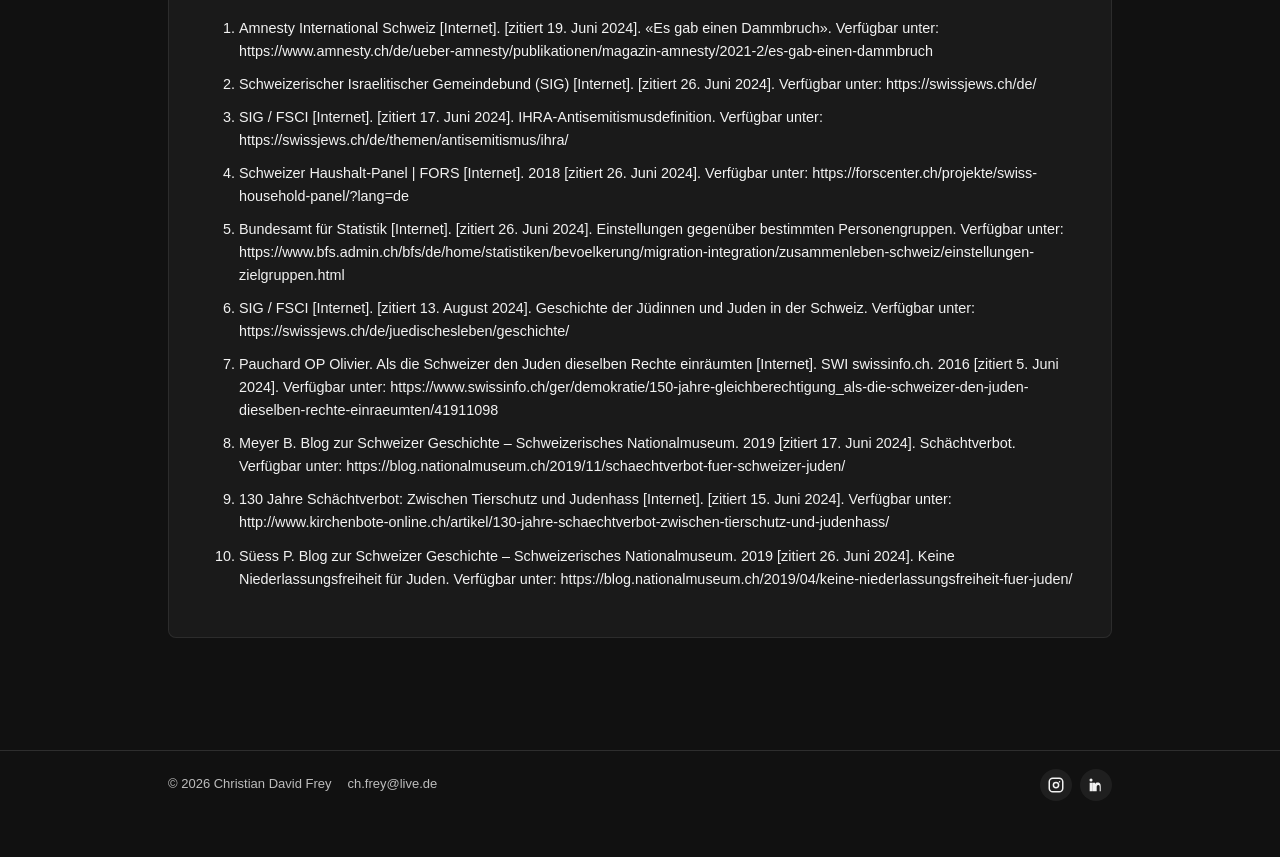
<file: article1.html>
<!DOCTYPE html>
<html lang="de">
<head>
  <meta charset="UTF-8">
  <meta name="viewport" content="width=device-width, initial-scale=1.0">
  <title>Christian David Frey – Data · Analysis · Visual Storytelling</title>
  <link rel="stylesheet" href="style.css">


  <style>
    :root{
      --bg:#111111;
      --panel:#151515;
      --text:#f2f2f2;
      --muted:#bdbdbd;
      --hair:rgba(255,255,255,.12);
      --max: 980px;
    }

    body{
      background:var(--bg) !important;
      color:var(--text);
    }

    .article-box p {
  text-align: justify;
  hyphens: auto;

  -webkit-hyphens: auto;
  -ms-hyphens: auto;

  line-height: 1.65;
}

.lead {
  text-align: justify;
  hyphens: auto;
}

@media (max-width: 768px) {

.panel {
  display: none;
}

}

@media (max-width: 768px) {

.references a {
  word-break: break-word;
  overflow-wrap: anywhere;
}

}
  </style>
</head>



<div class="discover-overlay" id="discoverOverlay" aria-hidden="true">
  <div class="discover-panel">
    <div class="discover-top">
      <button class="discover-close" aria-label="Navigation schliessen">
        <span>Schliessen</span>
      </button>
    </div>

    <div class="discover-links">
      <a class="active" href="index.html">Home</a>
      <a href="news.html">News</a>
      <a href="portfolio.html">Portfolio</a>
      <a href="about.html">Über mich</a>
    </div>
  </div>
</div>


<body>
  <header class="site-header">
    <div class="container">
      <nav class="nav">
        <div class="brand">
          <a class="logo" href="index.html">Christian David Frey</a>
          <div class="brand-sub">Data · Analysis · Visual Storytelling</div>
        </div>

        <button class="discover-toggle" aria-label="Navigation öffnen" aria-expanded="false">
          <svg viewBox="0 0 24 24" width="16" height="16" fill="none" stroke="currentColor" stroke-width="2" aria-hidden="true">
            <circle cx="11" cy="11" r="7"></circle>
            <line x1="16.65" y1="16.65" x2="21" y2="21"></line>
          </svg>
          <span>Entdecken</span>
        </button>

        <div class="nav-links">
          <a class="active" href="index.html">Home</a>
          <a href="news.html">News</a>
          <a href="portfolio.html">Portfolio</a>
          <a href="about.html">Über mich</a>
        </div>
      </nav>
    </div>
  </header>

  <main class="container">
    <section class="page-header">
      <h1 class="page-title">Anstieg antisemitischer Vorfälle zeichnet ein falsches Bild der Schweizer Bevölkerung</h1>
      <p class="article-meta">30. Juni 2024 · Christian David Frey</p>
      <p class="article-origin">
        Dieser Beitrag erschien erstmals am 4. September 2024 im 
        <a href="https://pwiweb.uzh.ch/wordpress/blog/2024/09/04/anstieg-antisemitischer-vorfaelle-zeichnet-ein-falsches-bild-der-schweizer-bevoelkerung/" target="_blank" rel="noopener noreferrer">
          Blog des Instituts für Politikwissenschaft der Universität Zürich
        </a>.
      </p>
    </section>

    <div class="two-columns">
      <article class="article-box">

        <p class="lead">
          <strong>
            Obwohl antisemitische Vorfälle zunehmen, spiegelt die Stimmung der Schweizer Bevölkerung eine andere Realität wider. 
            Die Einstellung gegenüber dem Judentum hat sich in den letzten Jahren verbessert. 
            Es sind viel mehr Minderheiten, die das Bild nach aussen bestimmen.
          </strong>
        </p>
        

        <div style="margin-top:40px;"></div>

        <figure class="panel">
          <img src="images/anti_01.png" alt="Gemeldete antisemitische Vorfälle 2023 pro Kanton">
          <figcaption>
            Abbildung 1: Gemeldete antisemitische Vorfälle 2023 pro Kanton (ohne Online-Vorfälle)
          </figcaption>
        </figure>
    
          <div style="margin-top:40px;">

          <div style="margin-top:40px;">

            <p>
              Im Jahr 2023 wurde mit 146 dokumentierten antisemitischen Vorfällen (Online-Vorfälle nicht miteinbezogen) ein trauriger Rekord erreicht, eine Entwicklung, die sich bereits im Vorfeld abzeichnete (1). 
              Zwischen 2018 und 2021 stieg die Anzahl der Vorfälle um 64%. Die Dunkelziffer dürfte jedoch höher liegen, da nicht alle antisemitischen Übergriffe als solche erfasst werden. 
              Doch spiegelt dieser Trend die tatsächliche Stimmungslage der Schweizer Bevölkerung gegenüber dem Judentum wider? Oder handelt es sich um eine Minderheit, die durch ihre Taten das Bild nach aussen verzerrt?
            </p>

            <p>
              Antisemitische Vorfälle in der Schweiz werden vom Schweizerisch Israelischen Gemeindebund (SIG) (2) erfasst, 
              der die Definition der International Holocaust Remembrance Alliance (IHRA) (3) verwendet.
            </p>


            <h2>Stimmungslage in der Schweiz</h2>

            <p>
              Im Rahmen des Schweizer Haushalt-Panels wurde die Einstellung der Schweizer Bevölkerung gegenüber dem
               Judentum anhand einer Stichprobe erhoben (4). Darauf aufbauend wurde im Rahmen dieser Recherche der Anteil 
              der Schweizer*innen mit einer negativen Einstellung gegenüber dem Judentum berechnet.
            </p>

            <p>
              Auf der nationalen Ebene ergibt sich ein Wert von 24%. Demnach vertritt rund ein Viertel der Schweizer 
              Bevölkerung im Jahr 2022 eine zumindest leicht abgeneigte Einstellung gegenüber dem Judentum. Analysiert man die Stimmungslage im Zeitraum 2013-2022 zeigt sich ein deutlicher Trend. 
              Der Anteil an Personen mit negativer Einstellung gegenüber dem Judentum geht in den letzten Jahren zurück. Zu dieser Erkenntnis kam auch das Bundesamt für Statistik in einer 2023 veröffentlichten Studie (5). 
              Dieser Trend verläuft 
              entgegengesetzt dem generellen Anstieg an antisemitischen Vorfällen in der Schweiz.
            </p>


            <div style="margin-top:40px;"></div>

            <figure class="panel">
              <img src="images/anti_04.png" alt="Gemeldete antisemitische Vorfälle 2023 pro Kanton">
              <figcaption>
                Abbildung 2: Entwicklung – Nationale Einstellung gegenüber dem Judentum

              </figcaption>
            </figure>
        
              <div style="margin-top:40px;">

            <h2>Die Genferseeregion als positiver Ausreisser</h2>

            <p>
              Betrachtet man die einzelnen Grossregionen der Schweiz, zeichnet sich ein tendenziell rückläufiger Trend von Ost nach West ab. 
              In der Genferseeregion leben im regionalen Vergleich viele Jüdinnen und Juden (0.4% der Bevölkerung), 
              allerdings findet sich dort auch ein Tiefstwert im Rahmen dieser Schätzung. Hingegen gehören in der Ostschweiz 0.08% zur jüdischen Gemeinschaft, dennoch sind es ca. 25% der Bevölkerung mit einer negativen Haltung. 
              Es scheint, als basiere diese Ablehnung verstärkt auf Vorurteilen und weniger aufgrund konkreter Berührungspunkte.
              Die Genferseeregion stellt aber auch hinsichtlich der gemeldeten antisemitischen Vorfälle eine Ausnahme dar. Obwohl der Anteil an Juden und Jüdinnen im Vergleich hoch ist, werden dort sehr wenige antisemitische Vorfälle gemeldet. 
              In Städten wie Zürich und Basel, mit einem ähnlich hohen Bevölkerungsanteil kam es hingegen zu einem starken Anstieg an Delikten. Es scheint, als wäre die jüdische Gemeinschaft in der Westschweiz stärker in die Gesamtbevölkerung integriert, als dies an anderen Orten der Fall ist. Dies, obwohl Genf, Basel und Zürich bereits seit Beginn des 20. Jahrhunderts Zentren des jüdischen Lebens in der Schweiz sind (6).
            </p>


            <div style="margin-top:40px;"></div>

            <figure class="panel">
              <img src="images/anti_02.png" alt="Gemeldete antisemitische Vorfälle 2023 pro Kanton">
              <figcaption>
                Abbildung 3: Anteil an Personen mit negativer Einstellung gegenüber dem Judentum 2022

              </figcaption>
            </figure>
        
              <div style="margin-top:40px;">




                <h2>Historisch gewachsene Strukturen?</h2>


                <p>
                  Beim Versuch nachzuvollziehen, ob es sich bei diesen regionalen Unterschieden um eine Entwicklung der letzten Jahre handelt, 
                  oder ob sie zurückzuführen sind auf historisch gewachsene Strukturen, ist ein Blick in die Vergangenheit nötig.
                </p>


                <p>
                  Die Volksabstimmung zur Niederlassungsfreiheit (1866) und die Volksinitiative «für ein Verbot des Schlachtens ohne vorherige Betäubung» (1893) 
                  waren die letzten nationalen Abstimmungskämpfe, die klar mittels antisemitischen Narrativen geführt wurden (7,8). Es war von der «jüdischen Landplage» 
                  und dem Verlust des «christlichen Staatscharakter» die Rede (9).
                </p>


            <div style="margin-top:40px;"></div>

            <figure class="panel">
              <img src="images/anti_03.png" alt="Gemeldete antisemitische Vorfälle 2023 pro Kanton">
              <figcaption>
                Abbildung 4: Antisemitische Abstimmungsresultate in der Vergangenheit (1866,1893)

              </figcaption>
            </figure>
        
              <div style="margin-top:40px;">


              <p>
                Anhand dieser Abstimmungen lässt sich ein Stimmungsbild gegenüber dem Judentum 
                in der Schweiz zu dieser Zeit aufzeigen. Die Ablehnung der Vorlage zur Niederlassungsfreiheit 
                und die Annahme des sogenannten Schächtverbots zeugen von einem antisemitischen Mobilisierungspotential (9,10). 
                In der Grafik 4 werden sie als «Antisemitische Abstimmungsresultate» erfasst. Interessant ist, dass sich in der Genferseeregion 
                und im Tessin bei keiner der beiden Abstimmungen eine judenfeindliche Mehrheit mobilisieren liess. 
                Gemäss der aktuellen Stimmungslage scheinen diese regionalen Unterschiede, 
                zumindest in Bezug auf die Genferseeregion, bis heute zu bestehen.
              </p>

              <h2>Wahrscheinlichkeiten untermauern regionale Unterschiede</h2>

              <p>
                Mittels statistischer Modellberechnung konnte nachgewiesen werden, dass es reale Unterschiede zwischen den verschiedenen Grossregionen in der Schweiz gibt. 
                Im Vergleich zur Genferseeregion konnte für fast alle anderen Regionen, ausgenommen Zürich und Tessin, ein positiver Effekt berechnet werden. 
                Man stelle sich vor, es existieren zwei Menschen mit identischen Attributen. Eine Person davon lebt in Genf die andere in Bern. Dennoch wäre die errechnete Wahrscheinlichkeit einer negativen Haltung 
                gegenüber dem Judentum für die Person aus Genf tiefer. Die Genferseeregion stellt somit tatsächlich einen Ausreisser im positiven Sinne dar.
              </p>


              <h2>Eine gesellschaftliche Entwicklung mit unterschiedlicher Geschwindigkeit</h2>

              <p>
                Um die Entwicklung dieser Stimmungslage besser zu verstehen, muss man versuchen nachzuvollziehen, 
                ob es sich um ein gesamtgesellschaftliches Phänomen handelt. 
                Eine Herangehensweise ist die Unterteilung nach individueller politischer Selbsteinordnung. 
                Wenn man das politische Links-Rechts-Spektrum in drei Gruppen unterteilt, zeigt sich ein interessantes Muster. 
                Im Jahr 2013 lässt sich noch eine stufenartige Verteilung von Personen mit negativer Einstellung von links nach rechts erkennen. 
                Diese Verteilung verändert sich jedoch im Laufe der Zeit.
              </p>

              <p>
                In der Stichprobe von 2022 zeigte sich erstmals ein höherer Anteil an Personen mit negativer Einstellung in der politischen Linken im Vergleich zur politischen Mitte. 
                In allen drei Gruppen nimmt der Anteil der Personen mit negativer Haltung ab. Diese Entwicklung 
                ist links der politischen Mitte allerdings am schwächsten spürbar.
              </p>

              <div style="margin-top:40px;"></div>

              <figure class="panel">
                <img src="images/anti_07.png" alt="Gemeldete antisemitische Vorfälle 2023 pro Kanton">
                <figcaption>
                  Abbildung 5: Entwicklung – Einstellung gegenüber dem Judentum nach politischer Selbsteinordnung (gewichtet)
  
                </figcaption>
              </figure>
          
                <div style="margin-top:40px;">

              <p>
                Die bestehende Ablehnung gegenüber dem Judentum ist demnach zunehmend in gleichem Masse an den politischen Rändern erkennbar 
                und scheint insgesamt weniger ausgeprägt in der Westschweiz. 
                Zur weiteren Analyse wurden diese Beobachtungen anhand eines statistischen Modells überprüft.
              </p>

              <h2>Polarisierung hin zum Rand</h2>

              <p>
                Es konnte gezeigt werden, dass die politische Selbsteinordnung einen Einfluss auf die Wahrscheinlichkeit hat, eine negative Haltung gegenüber 
                dem Judentum zu vertreten. In anderen Worten, je stärker ich mich einer politischen Randgruppe zuordne, desto höher ist die errechnete Wahrscheinlichkeit, 
                eine negative Haltung gegenüber dem Judentum zu vertreten. Wichtig ist zu betonen, dass dieser Effekt im Jahr 2013 noch verstärkt am rechten Pol auftritt.
              </p>


              <p>
                Im Zeitraum 2013-2022 verändert sich der Zusammenhang. Die Wahrscheinlichkeiten an beiden politischen Polen gleichen sich an. Dadurch bestätigt sich die Vermutung, 
                dass eine ablehnende Haltung gegenüber dem Judentum mittlerweile in einem zunehmend ähnlichen Umfang an beiden politischen Polen zu finden ist.
              </p>

              <h2>Stimmungslage und Aussenwirkung</h2>

              <p>
                Es zeigt sich, dass die gestiegene Anzahl an antisemitischen Vorfällen nicht mit einer generellen Entwicklung der Stimmungslage gegenüber dem Judentum in der Schweiz gleichgesetzt werden darf. 
                Daten aus den letzten Jahren haben belegt, dass die ablehnende Haltung gegenüber dem Judentum abnimmt. Heutzutage findet sich diese Einstellung in einem zunehmend ausgewogenen Verhältnis an den politischen Polen wieder. 
                Dabei scheinen regionale Unterschiede aus der Vergangenheit weiterhin bestehen zu bleiben.
              </p>

              <p>
                Abschliessend ist darauf hinzuweisen, dass die erhobenen Daten zur Stimmungslage gegenüber dem Judentum vor dem 7. Oktober 2023 erhoben wurden. Es bleibt abzuwarten, 
                ob es durch die Eskalation im Nahen Osten zu einer nachhaltigen Veränderung 
                der Stimmungslage gegenüber dem Judentum in der Schweiz gekommen ist
              </p>

          </div>

          <div class="references">
            <h3>Referenzen</h3>
          
            <ol>
              <li>
                Amnesty International Schweiz [Internet]. [zitiert 19. Juni 2024]. 
                «Es gab einen Dammbruch». 
                Verfügbar unter: 
                <a href="https://www.amnesty.ch/de/ueber-amnesty/publikationen/magazin-amnesty/2021-2/es-gab-einen-dammbruch" target="_blank">
                https://www.amnesty.ch/de/ueber-amnesty/publikationen/magazin-amnesty/2021-2/es-gab-einen-dammbruch
                </a>
              </li>
          
              <li>
                Schweizerischer Israelitischer Gemeindebund (SIG) [Internet]. 
                [zitiert 26. Juni 2024]. 
                Verfügbar unter: 
                <a href="https://swissjews.ch/de/" target="_blank">
                https://swissjews.ch/de/
                </a>
              </li>
          
              <li>
                SIG / FSCI [Internet]. [zitiert 17. Juni 2024]. 
                IHRA-Antisemitismusdefinition. 
                Verfügbar unter: 
                <a href="https://swissjews.ch/de/themen/antisemitismus/ihra/" target="_blank">
                https://swissjews.ch/de/themen/antisemitismus/ihra/
                </a>
              </li>
          
              <li>
                Schweizer Haushalt-Panel | FORS [Internet]. 2018 
                [zitiert 26. Juni 2024]. 
                Verfügbar unter: 
                <a href="https://forscenter.ch/projekte/swiss-household-panel/?lang=de" target="_blank">
                https://forscenter.ch/projekte/swiss-household-panel/?lang=de
                </a>
              </li>
          
              <li>
                Bundesamt für Statistik [Internet]. [zitiert 26. Juni 2024]. 
                Einstellungen gegenüber bestimmten Personengruppen. 
                Verfügbar unter: 
                <a href="https://www.bfs.admin.ch/bfs/de/home/statistiken/bevoelkerung/migration-integration/zusammenleben-schweiz/einstellungen-zielgruppen.html" target="_blank">
                https://www.bfs.admin.ch/bfs/de/home/statistiken/bevoelkerung/migration-integration/zusammenleben-schweiz/einstellungen-zielgruppen.html
                </a>
              </li>
          
              <li>
                SIG / FSCI [Internet]. [zitiert 13. August 2024]. 
                Geschichte der Jüdinnen und Juden in der Schweiz. 
                Verfügbar unter: 
                <a href="https://swissjews.ch/de/juedischesleben/geschichte/" target="_blank">
                https://swissjews.ch/de/juedischesleben/geschichte/
                </a>
              </li>
          
              <li>
                Pauchard OP Olivier. 
                Als die Schweizer den Juden dieselben Rechte einräumten 
                [Internet]. SWI swissinfo.ch. 2016 
                [zitiert 5. Juni 2024]. 
                Verfügbar unter: 
                <a href="https://www.swissinfo.ch/ger/demokratie/150-jahre-gleichberechtigung_als-die-schweizer-den-juden-dieselben-rechte-einraeumten/41911098" target="_blank">
                https://www.swissinfo.ch/ger/demokratie/150-jahre-gleichberechtigung_als-die-schweizer-den-juden-dieselben-rechte-einraeumten/41911098
                </a>
              </li>
          
              <li>
                Meyer B. Blog zur Schweizer Geschichte – Schweizerisches Nationalmuseum. 
                2019 [zitiert 17. Juni 2024]. 
                Schächtverbot. 
                Verfügbar unter: 
                <a href="https://blog.nationalmuseum.ch/2019/11/schaechtverbot-fuer-schweizer-juden/" target="_blank">
                https://blog.nationalmuseum.ch/2019/11/schaechtverbot-fuer-schweizer-juden/
                </a>
              </li>
          
              <li>
                130 Jahre Schächtverbot: Zwischen Tierschutz und Judenhass 
                [Internet]. [zitiert 15. Juni 2024]. 
                Verfügbar unter: 
                <a href="http://www.kirchenbote-online.ch/artikel/130-jahre-schaechtverbot-zwischen-tierschutz-und-judenhass/" target="_blank">
                http://www.kirchenbote-online.ch/artikel/130-jahre-schaechtverbot-zwischen-tierschutz-und-judenhass/
                </a>
              </li>
          
              <li>
                Süess P. Blog zur Schweizer Geschichte – Schweizerisches Nationalmuseum. 
                2019 [zitiert 26. Juni 2024]. 
                Keine Niederlassungsfreiheit für Juden. 
                Verfügbar unter: 
                <a href="https://blog.nationalmuseum.ch/2019/04/keine-niederlassungsfreiheit-fuer-juden/" target="_blank">
                https://blog.nationalmuseum.ch/2019/04/keine-niederlassungsfreiheit-fuer-juden/
                </a>
              </li>
          
            </ol>
          </div>


















  </main>

  <footer class="site-footer site-footer-home">
    <div class="container footer-inner">
      <div class="footer-left">
        <span>© 2026 Christian David Frey</span>
        <a href="mailto:ch.frey@live.de">ch.frey@live.de</a>
      </div>

      <span class="social">
        <a href="https://www.instagram.com/dave.iniert"
           target="_blank"
           rel="noopener"
           aria-label="Instagram Profil">
          <svg viewBox="0 0 24 24" width="18" height="18" fill="currentColor">
            <path d="M7.75 2h8.5A5.75 5.75 0 0 1 22 7.75v8.5A5.75 5.75 0 0 1 16.25 22h-8.5A5.75 5.75 0 0 1 2 16.25v-8.5A5.75 5.75 0 0 1 7.75 2zm0 2A3.75 3.75 0 0 0 4 7.75v8.5A3.75 3.75 0 0 0 7.75 20h8.5A3.75 3.75 0 0 0 20 16.25v-8.5A3.75 3.75 0 0 0 16.25 4h-8.5zm4.25 3.5A4.5 4.5 0 1 1 7.5 12 4.5 4.5 0 0 1 12 7.5zm0 2A2.5 2.5 0 1 0 14.5 12 2.5 2.5 0 0 0 12 9.5zm4.75-3a1 1 0 1 1-1 1 1 1 0 0 1 1-1z"/>
          </svg>
        </a>

        <a href="https://www.linkedin.com/in/christian-david-frey-68b29237b/"
           target="_blank"
           rel="noopener"
           aria-label="LinkedIn Profil">
          <svg viewBox="0 0 24 24" width="18" height="18" fill="currentColor">
            <path d="M20.45 20.45h-3.55v-5.56c0-1.33-.03-3.04-1.85-3.04-1.85 0-2.14 1.45-2.14 2.95v5.65H7.32V9h3.41v1.56h.05c.47-.9 1.62-1.85 3.33-1.85 3.56 0 4.21 2.34 4.21 5.38v6.36zM5.34 7.43a2.06 2.06 0 1 1 0-4.12 2.06 2.06 0 0 1 0 4.12zM3.56 20.45h3.56V9H3.56v11.45z"/>
          </svg>
        </a>
      </span>
    </div>
  </footer>







  <script>
    document.addEventListener("DOMContentLoaded", () => {
      const frame = document.getElementById("topics-frame");
      if (!frame) return;
    
      // 1) Nachricht vom iframe empfangen und Seite scrollen
      window.addEventListener("message", (event) => {
        if (!event.data || event.data.type !== "plotWheel") return;
    
        // optional: nur Nachrichten aus deinem iframe zulassen (wenn gleiche Origin)
        // if (event.source !== frame.contentWindow) return;
    
        window.scrollBy({ top: event.data.deltaY, left: 0, behavior: "auto" });
      });
    
      // 2) fade-in nach load
      document.querySelectorAll("iframe").forEach(f => {
        f.addEventListener("load", () => f.classList.add("loaded"));
      });
    });
    </script>





<script>
  const discoverToggle = document.querySelector(".discover-toggle");
  const discoverOverlay = document.querySelector("#discoverOverlay");
  const discoverClose = document.querySelector(".discover-close");

  if (discoverToggle && discoverOverlay && discoverClose) {
    const openMenu = () => {
      discoverOverlay.classList.add("open");
      discoverOverlay.setAttribute("aria-hidden", "false");
      discoverToggle.setAttribute("aria-expanded", "true");
      document.body.style.overflow = "hidden";
    };

    const closeMenu = () => {
      discoverOverlay.classList.remove("open");
      discoverOverlay.setAttribute("aria-hidden", "true");
      discoverToggle.setAttribute("aria-expanded", "false");
      document.body.style.overflow = "";
    };

    discoverToggle.addEventListener("click", openMenu);
    discoverClose.addEventListener("click", closeMenu);

    discoverOverlay.addEventListener("click", (e) => {
      if (e.target === discoverOverlay) {
        closeMenu();
      }
    });

    document.addEventListener("keydown", (e) => {
      if (e.key === "Escape") {
        closeMenu();
      }
    });
  }
</script>
</body>
</html>
</file>
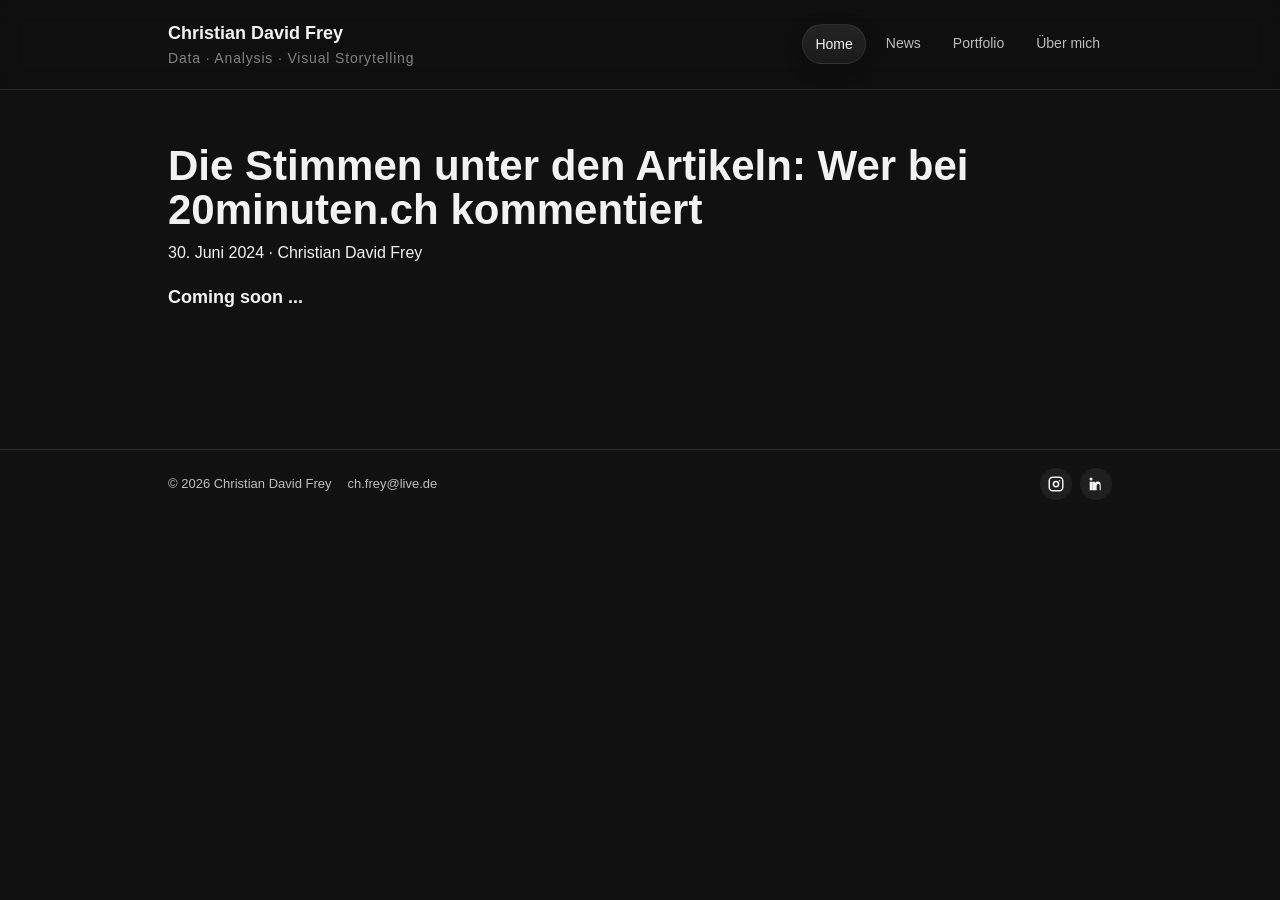
<file: article2.html>
<!DOCTYPE html>
<html lang="de">
<head>
  <meta charset="UTF-8">
  <meta name="viewport" content="width=device-width, initial-scale=1.0">
  <title>Christian David Frey – Data · Analysis · Visual Storytelling</title>
  <link rel="stylesheet" href="style.css">


  <style>
    :root{
      --bg:#111111;
      --panel:#151515;
      --text:#f2f2f2;
      --muted:#bdbdbd;
      --hair:rgba(255,255,255,.12);
      --max: 980px;
    }

    body{
      background:var(--bg) !important;
      color:var(--text);
    }
  </style>
</head>



<div class="discover-overlay" id="discoverOverlay" aria-hidden="true">
  <div class="discover-panel">
    <div class="discover-top">
      <button class="discover-close" aria-label="Navigation schliessen">
        <span>Schliessen</span>
      </button>
    </div>

    <div class="discover-links">
      <a class="active" href="index.html">Home</a>
      <a href="news.html">News</a>
      <a href="portfolio.html">Portfolio</a>
      <a href="about.html">Über mich</a>
    </div>
  </div>
</div>


<body>
  <header class="site-header">
    <div class="container">
      <nav class="nav">
        <div class="brand">
          <a class="logo" href="index.html">Christian David Frey</a>
          <div class="brand-sub">Data · Analysis · Visual Storytelling</div>
        </div>

        <button class="discover-toggle" aria-label="Navigation öffnen" aria-expanded="false">
          <svg viewBox="0 0 24 24" width="16" height="16" fill="none" stroke="currentColor" stroke-width="2" aria-hidden="true">
            <circle cx="11" cy="11" r="7"></circle>
            <line x1="16.65" y1="16.65" x2="21" y2="21"></line>
          </svg>
          <span>Entdecken</span>
        </button>

        <div class="nav-links">
          <a class="active" href="index.html">Home</a>
          <a href="news.html">News</a>
          <a href="portfolio.html">Portfolio</a>
          <a href="about.html">Über mich</a>
        </div>
      </nav>
    </div>
  </header>


  <main class="container">
    <section class="page-header">
      <h1 class="page-title">Die Stimmen unter den Artikeln: Wer bei 20minuten.ch kommentiert</h1>
      <p class="article-meta">30. Juni 2024 · Christian David Frey </p>
    </section>

    <div class="two-columns">
      <article class="article-box">

        <p class="lead">
          <strong>
          Coming soon ... 
          </strong>
        </p>
        <p>

        </p>

      </article>


    </div>
  </main>
  <footer class="site-footer site-footer-home">
    <div class="container footer-inner">
      <div class="footer-left">
        <span>© 2026 Christian David Frey</span>
        <a href="mailto:ch.frey@live.de">ch.frey@live.de</a>
      </div>

      <span class="social">
        <a href="https://www.instagram.com/dave.iniert"
           target="_blank"
           rel="noopener"
           aria-label="Instagram Profil">
          <svg viewBox="0 0 24 24" width="18" height="18" fill="currentColor">
            <path d="M7.75 2h8.5A5.75 5.75 0 0 1 22 7.75v8.5A5.75 5.75 0 0 1 16.25 22h-8.5A5.75 5.75 0 0 1 2 16.25v-8.5A5.75 5.75 0 0 1 7.75 2zm0 2A3.75 3.75 0 0 0 4 7.75v8.5A3.75 3.75 0 0 0 7.75 20h8.5A3.75 3.75 0 0 0 20 16.25v-8.5A3.75 3.75 0 0 0 16.25 4h-8.5zm4.25 3.5A4.5 4.5 0 1 1 7.5 12 4.5 4.5 0 0 1 12 7.5zm0 2A2.5 2.5 0 1 0 14.5 12 2.5 2.5 0 0 0 12 9.5zm4.75-3a1 1 0 1 1-1 1 1 1 0 0 1 1-1z"/>
          </svg>
        </a>

        <a href="https://www.linkedin.com/in/christian-david-frey-68b29237b/"
           target="_blank"
           rel="noopener"
           aria-label="LinkedIn Profil">
          <svg viewBox="0 0 24 24" width="18" height="18" fill="currentColor">
            <path d="M20.45 20.45h-3.55v-5.56c0-1.33-.03-3.04-1.85-3.04-1.85 0-2.14 1.45-2.14 2.95v5.65H7.32V9h3.41v1.56h.05c.47-.9 1.62-1.85 3.33-1.85 3.56 0 4.21 2.34 4.21 5.38v6.36zM5.34 7.43a2.06 2.06 0 1 1 0-4.12 2.06 2.06 0 0 1 0 4.12zM3.56 20.45h3.56V9H3.56v11.45z"/>
          </svg>
        </a>
      </span>
    </div>
  </footer>

</body>
</html>
</file>
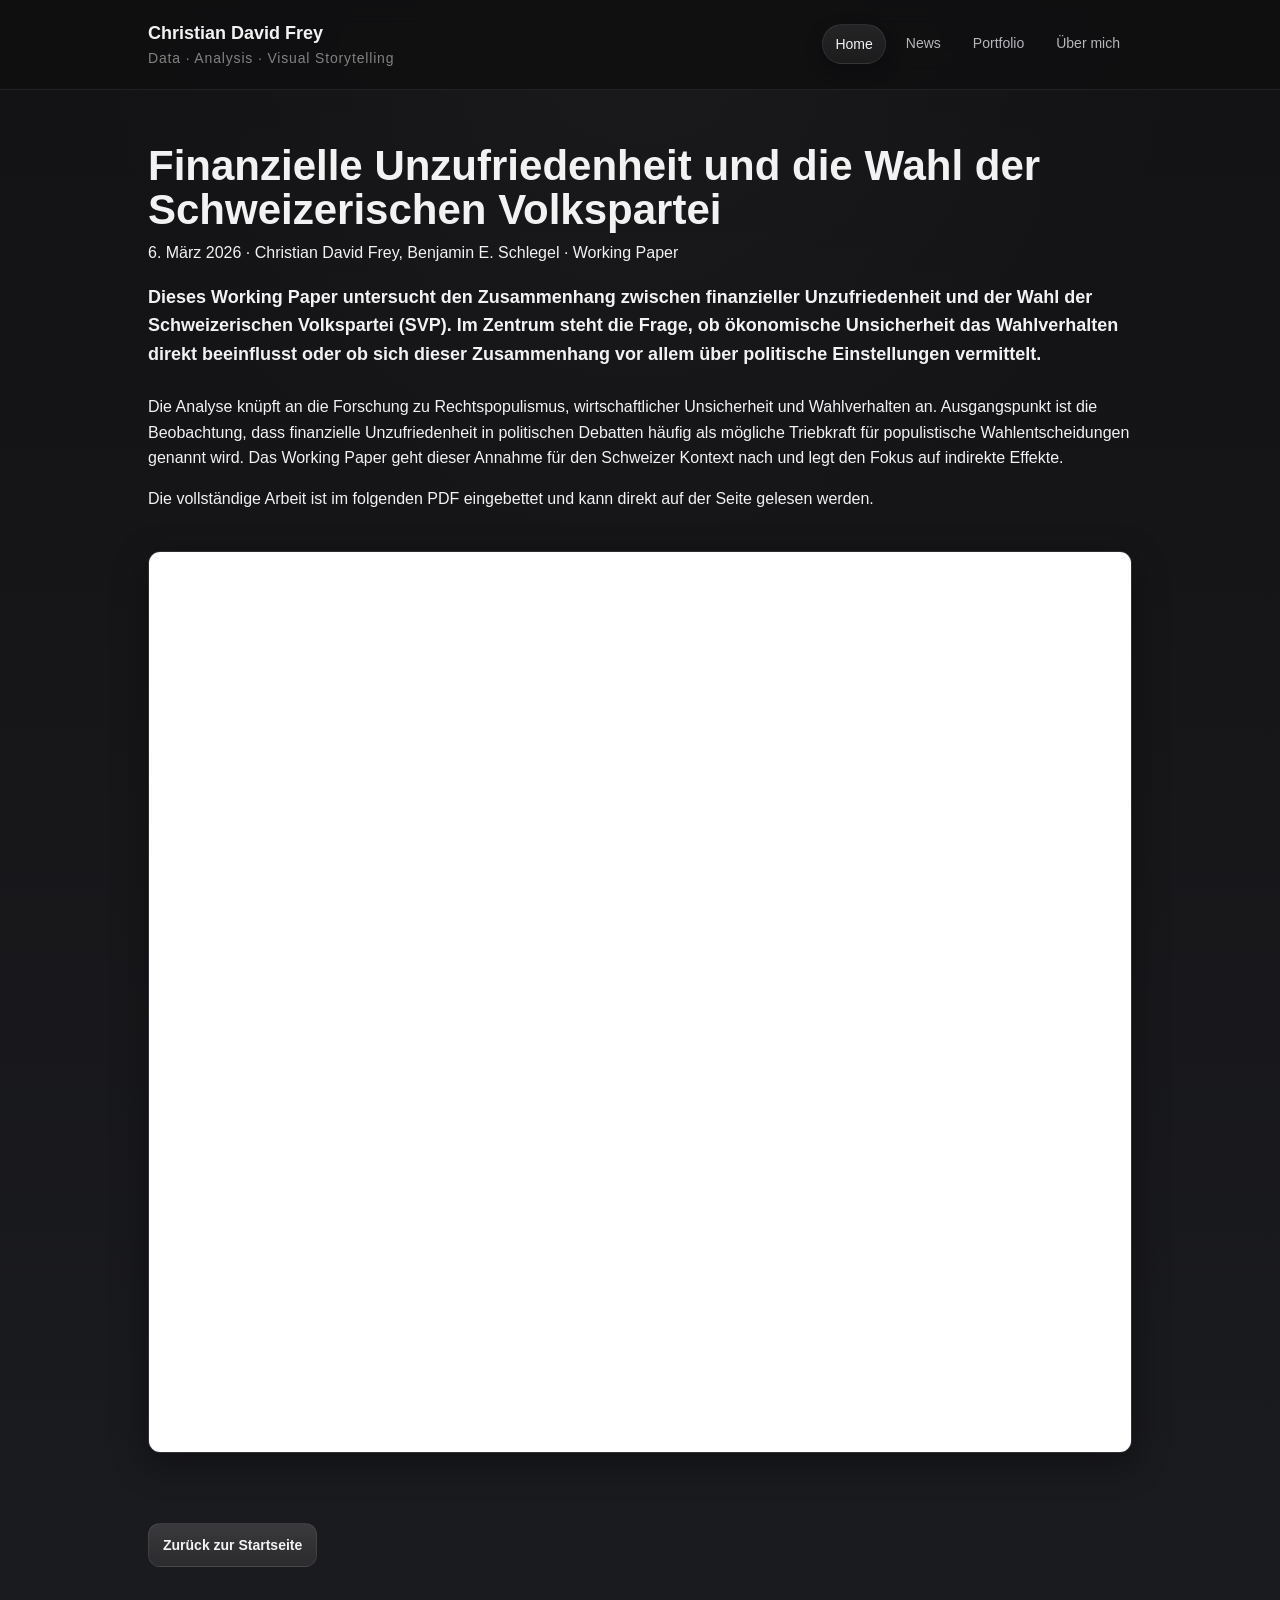
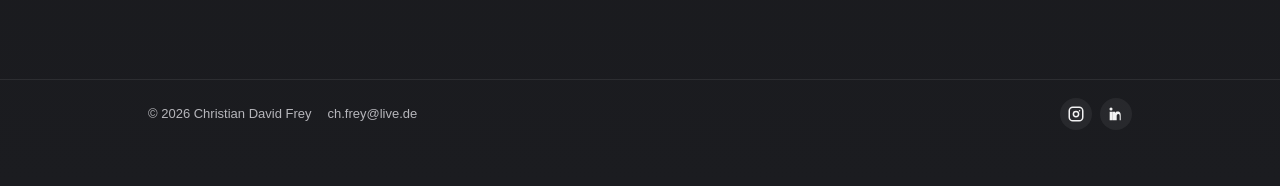
<file: article3.html>
<!DOCTYPE html>
<html lang="de">
<head>
  <meta charset="UTF-8">
  <meta name="viewport" content="width=device-width, initial-scale=1.0">
  <title>Streaming, Trends und Online-Kultur</title>
  <link rel="stylesheet" href="style.css">


  <style>

.pdf-viewer {
  border-radius: 12px;
  overflow: hidden;
  border: 1px solid rgba(255,255,255,0.1);
  box-shadow: 0 10px 35px rgba(0,0,0,0.4);
}

.pdf-embed {
  width: 100%;
  height: 900px;
  border: none;
}
  </style>


</head>
<body>
  <header class="site-header">
    <div class="container">
      <nav class="nav">
        <div class="brand">
          <a class="logo" href="index.html">Christian David Frey</a>
          <div class="brand-sub">Data · Analysis · Visual Storytelling</div>
        </div>

        <button class="discover-toggle" aria-label="Navigation öffnen" aria-expanded="false">
          <svg viewBox="0 0 24 24" width="16" height="16" fill="none" stroke="currentColor" stroke-width="2" aria-hidden="true">
            <circle cx="11" cy="11" r="7"></circle>
            <line x1="16.65" y1="16.65" x2="21" y2="21"></line>
          </svg>
          <span>Entdecken</span>
        </button>

        <div class="nav-links">
          <a class="active" href="index.html">Home</a>
          <a href="news.html">News</a>
          <a href="portfolio.html">Portfolio</a>
          <a href="about.html">Über mich</a>
        </div>
      </nav>
    </div>
  </header>


  <div class="discover-overlay" id="discoverOverlay" aria-hidden="true">
    <div class="discover-panel">
      <div class="discover-top">
        <button class="discover-close" aria-label="Navigation schliessen">
          <span>Schliessen</span>
        </button>
      </div>

      <div class="discover-links">
        <a class="active" href="index.html">Home</a>
        <a href="news.html">News</a>
        <a href="portfolio.html">Portfolio</a>
        <a href="about.html">Über mich</a>
      </div>
    </div>
  </div>


  <main class="container">
    <section class="page-header">
      <h1 class="page-title">Finanzielle Unzufriedenheit und die Wahl der Schweizerischen Volkspartei</h1>
      <p class="article-meta">6. März 2026 · Christian David Frey, Benjamin E. Schlegel · Working Paper</p>
    </section>
  
    <div class="two-columns">
      <article class="article-box">
  
        <p class="lead">
          <strong>
            Dieses Working Paper untersucht den Zusammenhang zwischen finanzieller Unzufriedenheit und der Wahl der Schweizerischen Volkspartei (SVP). Im Zentrum steht die Frage, ob ökonomische Unsicherheit das Wahlverhalten direkt beeinflusst oder ob sich dieser Zusammenhang vor allem über politische Einstellungen vermittelt.
          </strong>
        </p>
  
        <p>
          Die Analyse knüpft an die Forschung zu Rechtspopulismus, wirtschaftlicher Unsicherheit und Wahlverhalten an. Ausgangspunkt ist die Beobachtung, dass finanzielle Unzufriedenheit in politischen Debatten häufig als mögliche Triebkraft für populistische Wahlentscheidungen genannt wird. Das Working Paper geht dieser Annahme für den Schweizer Kontext nach und legt den Fokus auf indirekte Effekte.
        </p>
  
        <p>
          Die vollständige Arbeit ist im folgenden PDF eingebettet und kann direkt auf der Seite gelesen werden.
        </p>
  
        <div style="margin-top:40px;"></div>
  
        <div class="pdf-wrapper">

          <div class="pdf-viewer">
            <iframe 
              class="pdf-embed"
              src="pdf/workingpaper.pdf"
              title="Working Paper">
            </iframe>
          </div>
      
          <div class="pdf-mobile">

      
            <a class="button" href="pdf/workingpaper.pdf" target="_blank">
              PDF öffnen
            </a>
          </div>
      
        </div>
      
      
        <div style="margin-top:60px;"></div>
      
        <a class="button" href="index.html">Zurück zur Startseite</a>
      </article>
    </div>
  </main>

  <footer class="site-footer site-footer-home">
    <div class="container footer-inner">
      <div class="footer-left">
        <span>© 2026 Christian David Frey</span>
        <a href="mailto:ch.frey@live.de">ch.frey@live.de</a>
      </div>

      <span class="social">
        <a href="https://www.instagram.com/dave.iniert"
           target="_blank"
           rel="noopener"
           aria-label="Instagram Profil">
          <svg viewBox="0 0 24 24" width="18" height="18" fill="currentColor">
            <path d="M7.75 2h8.5A5.75 5.75 0 0 1 22 7.75v8.5A5.75 5.75 0 0 1 16.25 22h-8.5A5.75 5.75 0 0 1 2 16.25v-8.5A5.75 5.75 0 0 1 7.75 2zm0 2A3.75 3.75 0 0 0 4 7.75v8.5A3.75 3.75 0 0 0 7.75 20h8.5A3.75 3.75 0 0 0 20 16.25v-8.5A3.75 3.75 0 0 0 16.25 4h-8.5zm4.25 3.5A4.5 4.5 0 1 1 7.5 12 4.5 4.5 0 0 1 12 7.5zm0 2A2.5 2.5 0 1 0 14.5 12 2.5 2.5 0 0 0 12 9.5zm4.75-3a1 1 0 1 1-1 1 1 1 0 0 1 1-1z"/>
          </svg>
        </a>

        <a href="https://www.linkedin.com/in/christian-david-frey-68b29237b/"
           target="_blank"
           rel="noopener"
           aria-label="LinkedIn Profil">
          <svg viewBox="0 0 24 24" width="18" height="18" fill="currentColor">
            <path d="M20.45 20.45h-3.55v-5.56c0-1.33-.03-3.04-1.85-3.04-1.85 0-2.14 1.45-2.14 2.95v5.65H7.32V9h3.41v1.56h.05c.47-.9 1.62-1.85 3.33-1.85 3.56 0 4.21 2.34 4.21 5.38v6.36zM5.34 7.43a2.06 2.06 0 1 1 0-4.12 2.06 2.06 0 0 1 0 4.12zM3.56 20.45h3.56V9H3.56v11.45z"/>
          </svg>
        </a>
      </span>
    </div>
  </footer>





  <script>
    const discoverToggle = document.querySelector(".discover-toggle");
    const discoverOverlay = document.querySelector("#discoverOverlay");
    const discoverClose = document.querySelector(".discover-close");

    if (discoverToggle && discoverOverlay && discoverClose) {
      const openMenu = () => {
        discoverOverlay.classList.add("open");
        discoverOverlay.setAttribute("aria-hidden", "false");
        discoverToggle.setAttribute("aria-expanded", "true");
        document.body.style.overflow = "hidden";
      };

      const closeMenu = () => {
        discoverOverlay.classList.remove("open");
        discoverOverlay.setAttribute("aria-hidden", "true");
        discoverToggle.setAttribute("aria-expanded", "false");
        document.body.style.overflow = "";
      };

      discoverToggle.addEventListener("click", openMenu);
      discoverClose.addEventListener("click", closeMenu);

      discoverOverlay.addEventListener("click", (e) => {
        if (e.target === discoverOverlay) {
          closeMenu();
        }
      });

      document.addEventListener("keydown", (e) => {
        if (e.key === "Escape") {
          closeMenu();
        }
      });
    }
  </script>
</body>
</html>
</file>
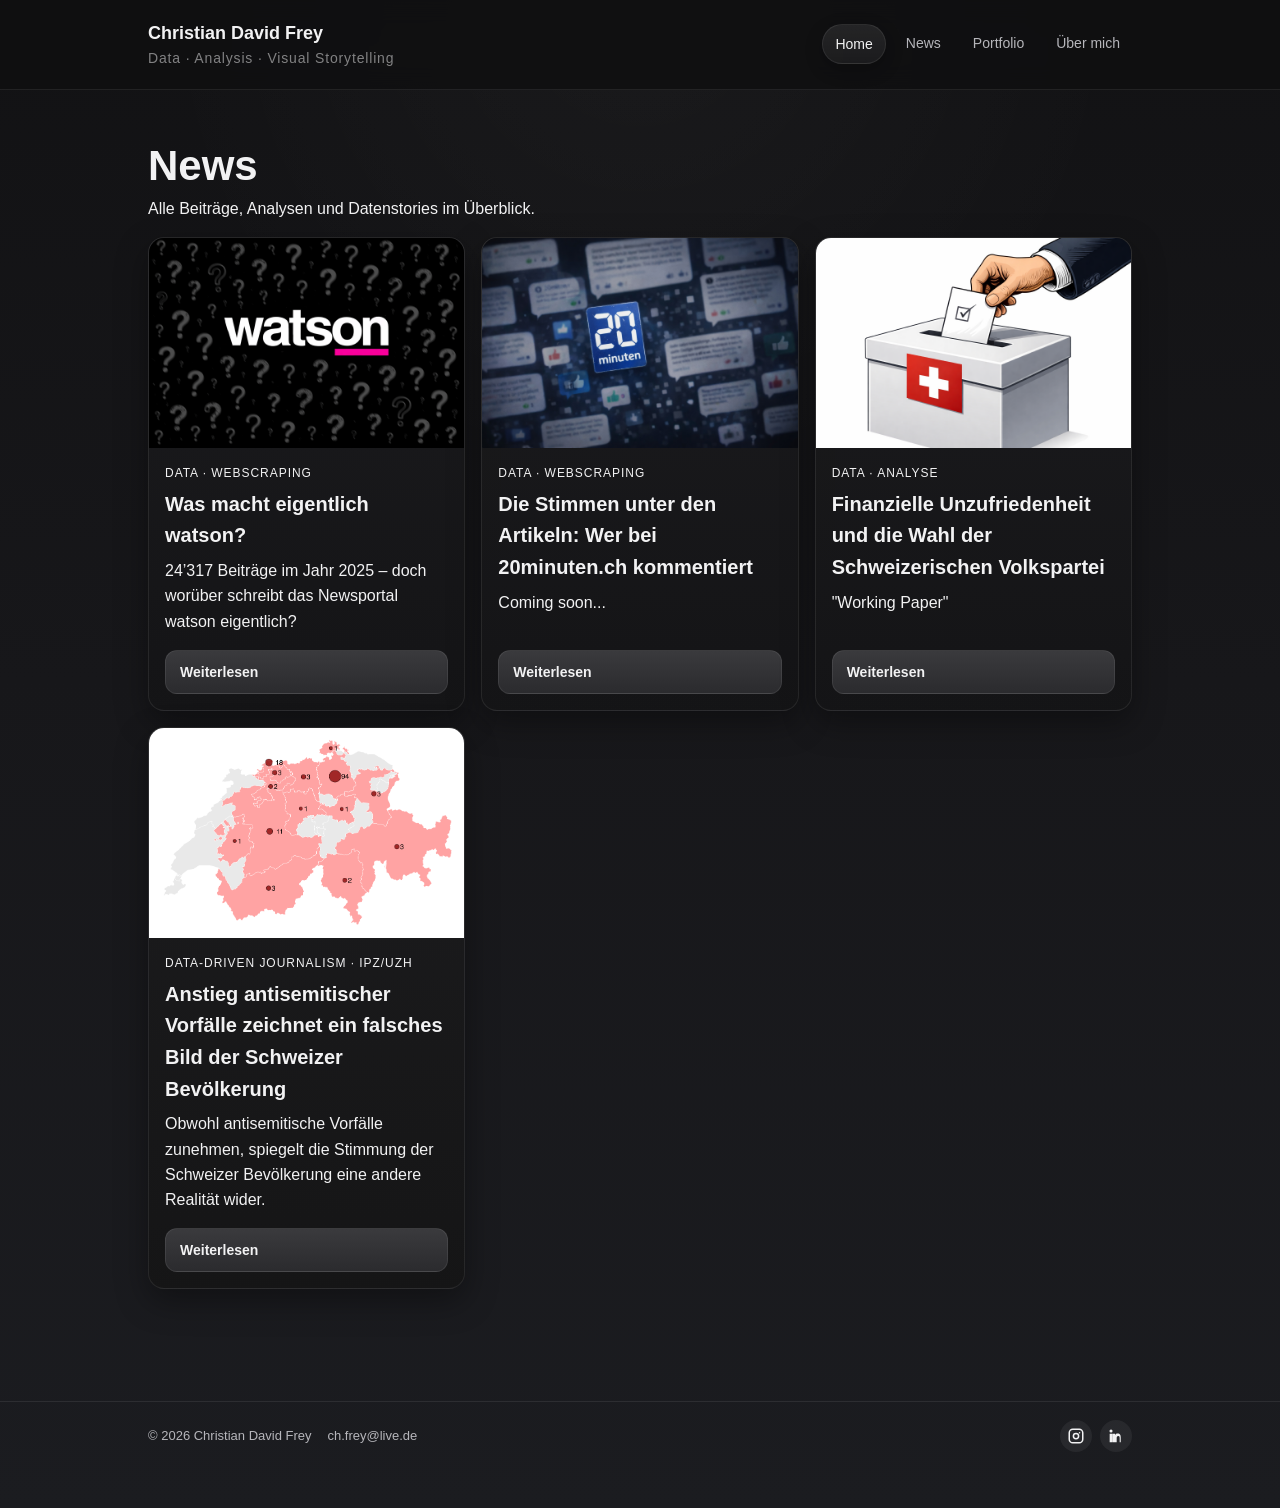
<file: news.html>
<!DOCTYPE html>
<html lang="de">
<head>
  <meta charset="UTF-8">
  <meta name="viewport" content="width=device-width, initial-scale=1.0">
  <title>Christian David Frey – News</title>
  <link rel="stylesheet" href="style.css">
</head>
<body>
  <header class="site-header">
    <div class="container">
      <nav class="nav">
        <div class="brand">
          <a class="logo" href="index.html">Christian David Frey</a>
          <div class="brand-sub">Data · Analysis · Visual Storytelling</div>
        </div>

        <button class="discover-toggle" aria-label="Navigation öffnen" aria-expanded="false">
          <svg viewBox="0 0 24 24" width="16" height="16" fill="none" stroke="currentColor" stroke-width="2" aria-hidden="true">
            <circle cx="11" cy="11" r="7"></circle>
            <line x1="16.65" y1="16.65" x2="21" y2="21"></line>
          </svg>
          <span>Entdecken</span>
        </button>

        <div class="nav-links">
          <a class="active" href="index.html">Home</a>
          <a href="news.html">News</a>
          <a href="portfolio.html">Portfolio</a>
          <a href="about.html">Über mich</a>
        </div>
      </nav>
    </div>
  </header>


      <div class="discover-overlay" id="discoverOverlay" aria-hidden="true">
        <div class="discover-panel">
          <div class="discover-top">
            <button class="discover-close" aria-label="Navigation schliessen">
              <span>Schliessen</span>
            </button>
          </div>
    
          <div class="discover-links">
            <a class="active" href="index.html">Home</a>
            <a href="news.html">News</a>
            <a href="portfolio.html">Portfolio</a>
            <a href="about.html">Über mich</a>
          </div>
        </div>
      </div>




  <main class="container">
    <section class="page-header">
      <h1 class="page-title">News</h1>
      <p class="section-intro">Alle Beiträge, Analysen und Datenstories im Überblick.</p>
    </section>

    <section class="section">


      <div class="grid-3">
        <a class="card" href="articlemain.html">
            <img src="images/watson_teaser.jpg" alt="Watson Analyse">

          <div class="card-content">
            <span class="tag">Data · Webscraping</span>

            <h3>Was macht eigentlich watson?</h3>

            <p>
              24’317 Beiträge im Jahr 2025 – doch worüber schreibt das Newsportal watson eigentlich?

            </p>

            <span class="read-more">Weiterlesen</span>
          </div>
        </a>


        <a class="card" href="article2.html">
          <img src="images/20min_teaser.jpg" alt="20min Datenanalyse">

          <div class="card-content">
            <span class="tag">Data · Webscraping</span>

            <h3>Die Stimmen unter den Artikeln: Wer bei 20minuten.ch kommentiert</h3>

            <p>
             Coming soon...
            </p>

            <span class="read-more">Weiterlesen</span>
          </div>
        </a>

        <a class="card" href="article3.html">
          <img src="images/wahl.png" alt="Abstimmung">

          <div class="card-content">
            <span class="tag">Data · Analyse</span>

            <h3>Finanzielle Unzufriedenheit und die Wahl der Schweizerischen Volkspartei</h3>

            <p>
              "Working Paper"
            </p>

            <span class="read-more">Weiterlesen</span>
          </div>
        </a>


        <a class="card" href="article1.html">
          <img src="images/anti_teaser.png" alt="Antisemitische Vorfälle Karte">

          <div class="card-content">
            <span class="tag">Data-driven journalism · IPZ/UZH</span>

            <h3>Anstieg antisemitischer Vorfälle zeichnet ein falsches Bild der Schweizer Bevölkerung</h3>

            <p>
              Obwohl antisemitische Vorfälle zunehmen, spiegelt die Stimmung der Schweizer Bevölkerung eine andere Realität wider.       
            </p>

            <span class="read-more">Weiterlesen</span>
          </div>
        </a>
      </div>
    </section>
  </main>

  <footer class="site-footer site-footer-home">
    <div class="container footer-inner">
      <div class="footer-left">
        <span>© 2026 Christian David Frey</span>
        <a href="mailto:ch.frey@live.de">ch.frey@live.de</a>
      </div>

      <span class="social">
        <a href="https://www.instagram.com/dave.iniert"
           target="_blank"
           rel="noopener"
           aria-label="Instagram Profil">
          <svg viewBox="0 0 24 24" width="18" height="18" fill="currentColor">
            <path d="M7.75 2h8.5A5.75 5.75 0 0 1 22 7.75v8.5A5.75 5.75 0 0 1 16.25 22h-8.5A5.75 5.75 0 0 1 2 16.25v-8.5A5.75 5.75 0 0 1 7.75 2zm0 2A3.75 3.75 0 0 0 4 7.75v8.5A3.75 3.75 0 0 0 7.75 20h8.5A3.75 3.75 0 0 0 20 16.25v-8.5A3.75 3.75 0 0 0 16.25 4h-8.5zm4.25 3.5A4.5 4.5 0 1 1 7.5 12 4.5 4.5 0 0 1 12 7.5zm0 2A2.5 2.5 0 1 0 14.5 12 2.5 2.5 0 0 0 12 9.5zm4.75-3a1 1 0 1 1-1 1 1 1 0 0 1 1-1z"/>
          </svg>
        </a>

        <a href="https://www.linkedin.com/in/christian-david-frey-68b29237b/"
           target="_blank"
           rel="noopener"
           aria-label="LinkedIn Profil">
          <svg viewBox="0 0 24 24" width="18" height="18" fill="currentColor">
            <path d="M20.45 20.45h-3.55v-5.56c0-1.33-.03-3.04-1.85-3.04-1.85 0-2.14 1.45-2.14 2.95v5.65H7.32V9h3.41v1.56h.05c.47-.9 1.62-1.85 3.33-1.85 3.56 0 4.21 2.34 4.21 5.38v6.36zM5.34 7.43a2.06 2.06 0 1 1 0-4.12 2.06 2.06 0 0 1 0 4.12zM3.56 20.45h3.56V9H3.56v11.45z"/>
          </svg>
        </a>
      </span>
    </div>
  </footer>



  <script>
    const discoverToggle = document.querySelector(".discover-toggle");
    const discoverOverlay = document.querySelector("#discoverOverlay");
    const discoverClose = document.querySelector(".discover-close");

    if (discoverToggle && discoverOverlay && discoverClose) {
      const openMenu = () => {
        discoverOverlay.classList.add("open");
        discoverOverlay.setAttribute("aria-hidden", "false");
        discoverToggle.setAttribute("aria-expanded", "true");
        document.body.style.overflow = "hidden";
      };

      const closeMenu = () => {
        discoverOverlay.classList.remove("open");
        discoverOverlay.setAttribute("aria-hidden", "true");
        discoverToggle.setAttribute("aria-expanded", "false");
        document.body.style.overflow = "";
      };

      discoverToggle.addEventListener("click", openMenu);
      discoverClose.addEventListener("click", closeMenu);

      discoverOverlay.addEventListener("click", (e) => {
        if (e.target === discoverOverlay) {
          closeMenu();
        }
      });

      document.addEventListener("keydown", (e) => {
        if (e.key === "Escape") {
          closeMenu();
        }
      });
    }
  </script>
</body>
</html>
</file>
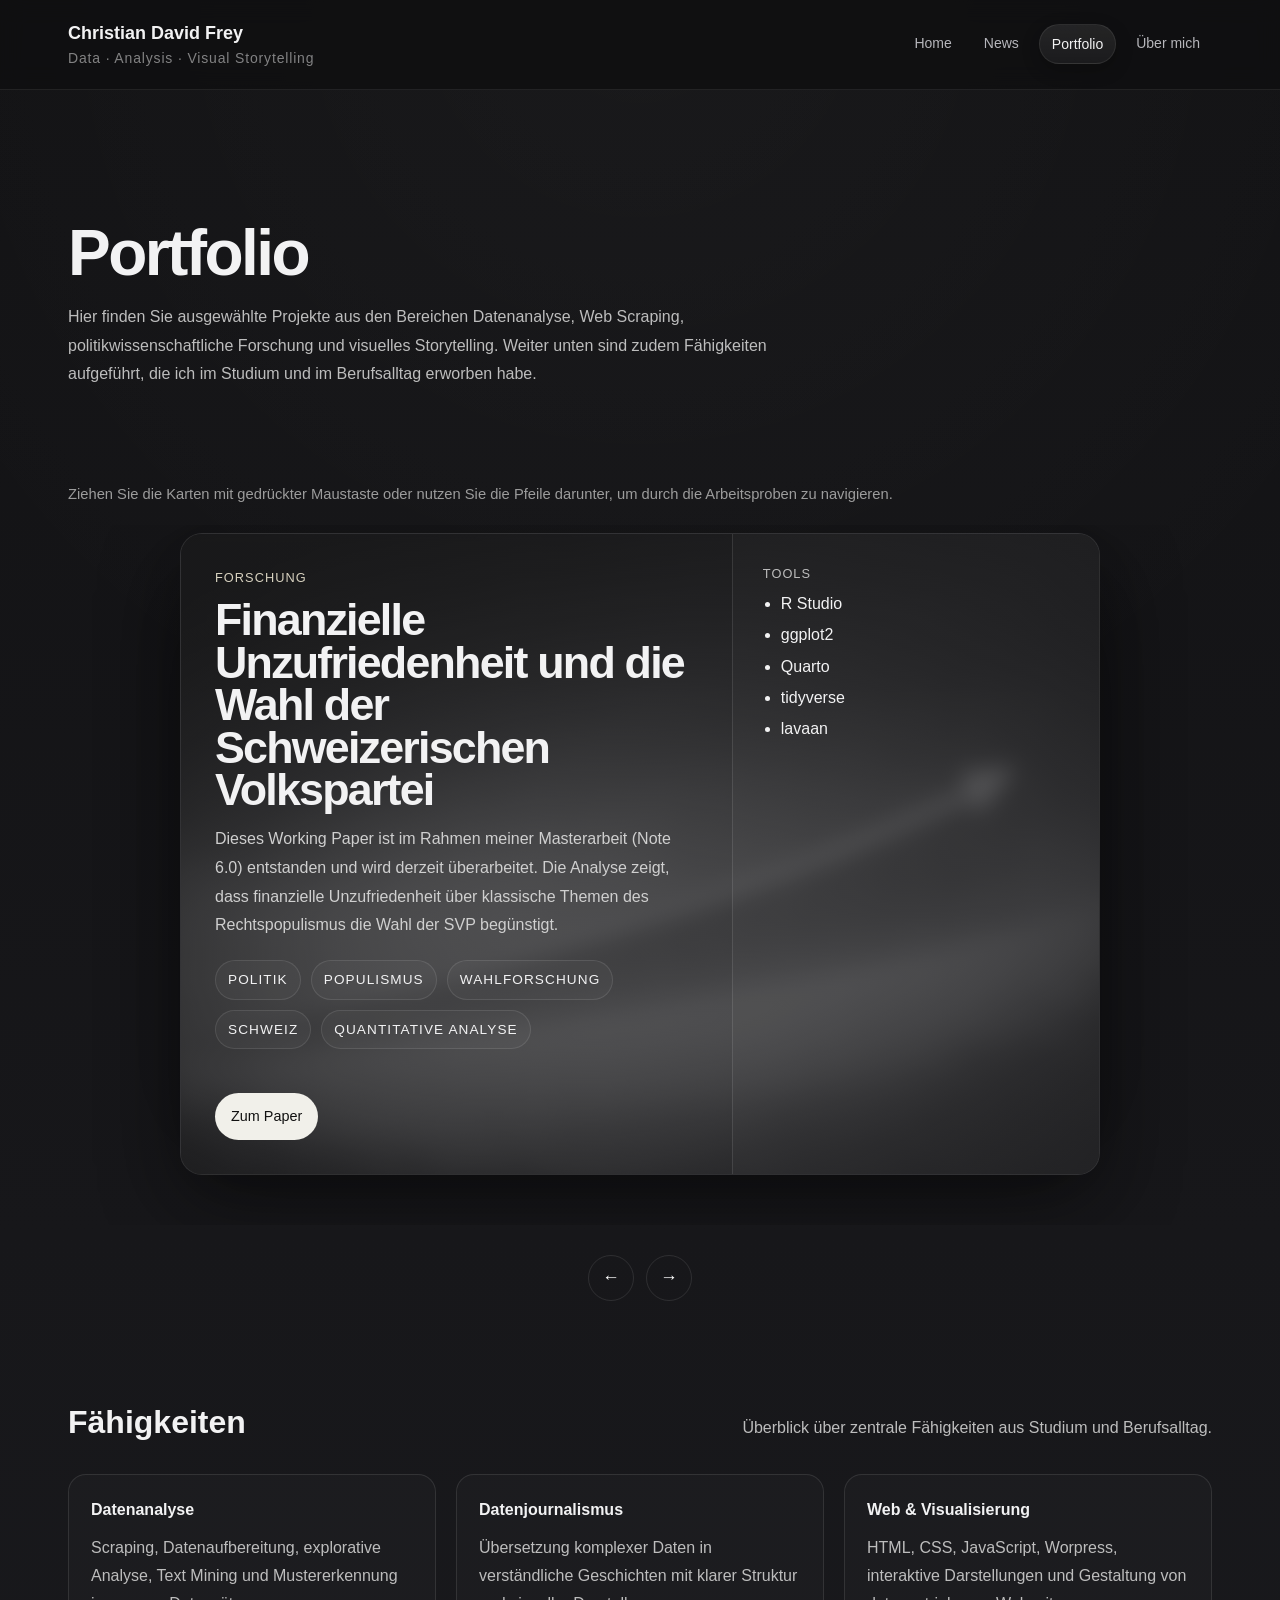
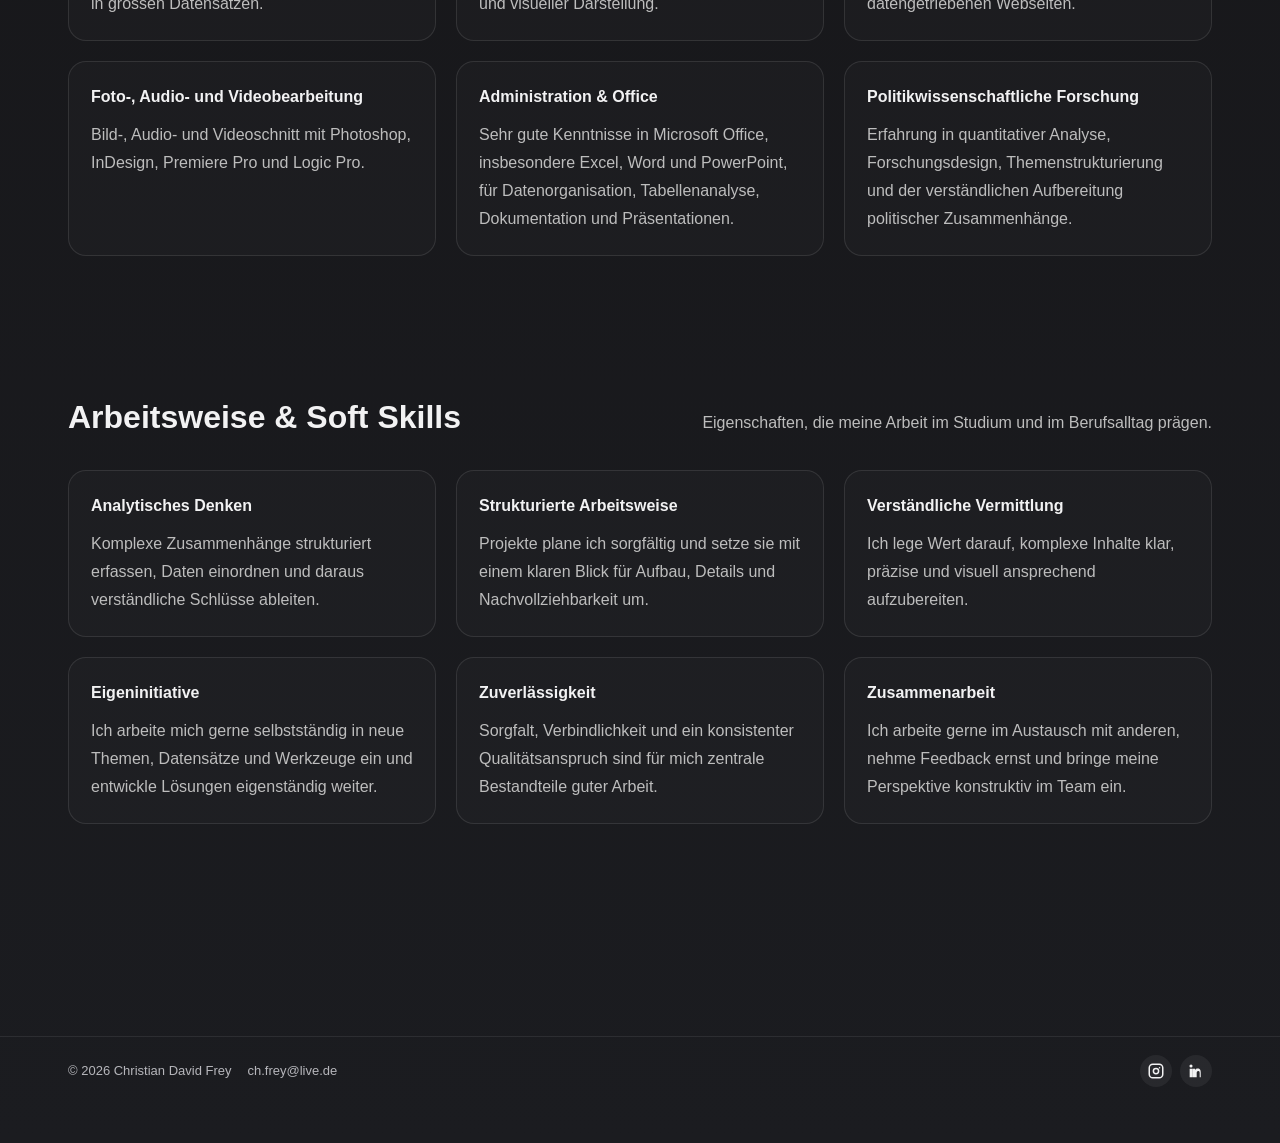
<file: portfolio.html>
<!DOCTYPE html>
<html lang="de">
<head>
  <meta charset="UTF-8" />
  <meta name="viewport" content="width=device-width, initial-scale=1.0" />
  <title>Christian David Frey – Portfolio</title>
  <link rel="stylesheet" href="style.css">

  <style>
    :root {
      --panel:#171719;
      --panel-2:#1d1d20;
      --line:rgba(255,255,255,.1);
      --accent:#d7d1bf;
      --shadow:0 24px 80px rgba(0,0,0,.35);
      --radius:22px;
      --max:1180px;
      --card-height:auto;
    }

    body.drag-active{
      user-select:none;
      cursor:grabbing;
    }

    .portfolio-hero{
      padding:80px 0 40px;
    }

    .portfolio-hero h1{
      font-size:clamp(2.4rem,5vw,4.5rem);
      letter-spacing:-.04em;
      margin:0 0 16px;
    }

    .portfolio-intro{
      max-width:720px;
      color:#bdbdbd;
      line-height:1.8;
    }

    .stack-section{
      padding:20px 0 30px;
    }

    .stack-header{
      display:flex;
      justify-content:space-between;
      align-items:baseline;
      margin-bottom:18px;
      gap:20px;
    }

    .stack-header h2{
      margin:0;
      font-size:clamp(1.6rem,2.5vw,2.2rem);
    }

    .interaction-note{
      color:#9c9c9c;
      font-size:.92rem;
      line-height:1.6;
      margin:0 0 18px;
    }

    .note-swipe{
      display:none;
    }

    .stack-ui{
      position:relative;
      min-height:700px;
      perspective:1600px;
      touch-action:pan-y;
      cursor:grab;
      overflow:hidden;
      padding-bottom:30px;
    }

    .stack-layer{
      position:absolute;
      inset:0;
      display:grid;
      justify-items:center;
      align-items:start;
      padding:8px 6px 0;
    }

    .project-card{
      position:relative;
      isolation:isolate;
      width:min(920px,100%);
      min-height:520px;
      height:var(--card-height, auto);
      border-radius:var(--radius);
      border:1px solid var(--line);
      background:linear-gradient(135deg,var(--panel) 0%,var(--panel-2) 100%);
      box-shadow:var(--shadow);
      overflow:hidden;
      display:grid;
      grid-template-columns:1.2fr .8fr;
      transition:transform .42s ease, opacity .32s ease;
      will-change:transform, opacity;
    }

    .project-card.dragging{
      transition:none !important;
    }

    .project-card.has-bg::before{
      content:"";
      position:absolute;
      inset:0;
      background-image:var(--card-bg);
      background-size:cover;
      background-position:center;
      filter:grayscale(100%) blur(10px) brightness(.95);
      transform:scale(1.05);
      opacity:.75;
      z-index:0;
    }

    .project-card.has-bg::after{
      content:"";
      position:absolute;
      inset:0;
      background:linear-gradient(
        135deg,
        rgba(23,23,25,.55) 0%,
        rgba(29,29,32,.65) 100%
      );
      z-index:1;
    }

    .card-main,
    .card-side{
      position:relative;
      z-index:2;
    }

    .card-main{
      padding:34px;
      display:flex;
      flex-direction:column;
      justify-content:space-between;
      gap:24px;
    }

    .card-side{
      border-left:1px solid var(--line);
      padding:30px;
      display:flex;
      flex-direction:column;
      justify-content:flex-start;
      gap:18px;
      background:rgba(255,255,255,.02);
    }

    .card-kicker{
      color:var(--accent);
      text-transform:uppercase;
      letter-spacing:.08em;
      font-size:.8rem;
    }

    .card-title{
      margin:10px 0 14px;
      font-size:clamp(2rem,4vw,2.8rem);
      line-height:.95;
      letter-spacing:-.04em;
      overflow-wrap:break-word;
      word-break:normal;
      hyphens:auto;
    }

    .card-text{
      color:#cfcfcf;
      line-height:1.8;
      max-width:52ch;
      margin:0;
      overflow-wrap:break-word;
      word-break:normal;
      hyphens:auto;
    }

    .tags{
      display:flex;
      flex-wrap:wrap;
      gap:10px;
      margin-top:20px;
    }

    .tag{
      padding:8px 12px;
      border:1px solid var(--line);
      border-radius:999px;
      font-size:.85rem;
      background:rgba(255,255,255,.03);
    }

    .metric-label{
      color:#bdbdbd;
      font-size:.8rem;
      text-transform:uppercase;
      letter-spacing:.08em;
      margin-bottom:6px;
    }

    .metric-value{
      font-size:2rem;
      letter-spacing:-.03em;
    }

    .metric-list{
      margin:0;
      padding-left:18px;
      font-size:1rem;
      line-height:1.7;
      letter-spacing:0;
    }

    .links{
      margin-top:20px;
      display:flex;
      gap:12px;
      flex-wrap:wrap;
    }

    .btn{
      display:inline-flex;
      align-items:center;
      justify-content:center;
      padding:12px 16px;
      border-radius:999px;
      border:1px solid var(--line);
      font-size:.9rem;
      text-decoration:none;
      color:inherit;
      background:rgba(255,255,255,.03);
    }

    .btn.primary{
      background:#f1f0ea;
      color:#111;
      border:none;
    }

    .controls{
      margin-top:30px;
      display:flex;
      justify-content:center;
      gap:12px;
    }

    .control{
      width:46px;
      height:46px;
      border-radius:999px;
      border:1px solid var(--line);
      background:transparent;
      color:white;
      cursor:pointer;
      font-size:1.1rem;
    }

    .skills{
      padding:10px 0 100px;
    }

    .skills-grid{
      display:grid;
      grid-template-columns:repeat(3,minmax(0,1fr));
      gap:20px;
    }

    .skill-card{
      border:1px solid var(--line);
      border-radius:18px;
      padding:22px;
      background:rgba(255,255,255,.02);
    }

    .skill-card h3{
      margin:0 0 12px;
      font-size:1rem;
    }

    .skill-card p{
      margin:0;
      color:#bdbdbd;
      line-height:1.75;
    }

    .stack-layer[data-pos="0"] .project-card{opacity:1;transform:translateY(0) scale(1);z-index:4}
    .stack-layer[data-pos="1"] .project-card{opacity:.75;transform:translateY(20px) scale(.97);z-index:3}
    .stack-layer[data-pos="2"] .project-card{opacity:.5;transform:translateY(40px) scale(.94);z-index:2}
    .stack-layer[data-pos="3"] .project-card{opacity:.3;transform:translateY(55px) scale(.9);z-index:1}

    .drag-demo{
      animation:dragDemo 1.15s ease;
    }

    @keyframes dragDemo{
      0%{transform:translateX(0)}
      35%{transform:translateX(-54px)}
      68%{transform:translateX(10px)}
      100%{transform:translateX(0)}
    }

    @media (pointer: coarse){
      .note-drag{
        display:none;
      }
      .note-swipe{
        display:inline;
      }
      .stack-ui{
        cursor:default;
      }
    }

    @media (max-width: 900px){
      .project-card{
        grid-template-columns:1fr;
        min-height:auto;
      }

      .card-main{
        padding:24px 22px 20px;
      }

      .card-side{
        border-left:none;
        border-top:1px solid var(--line);
        padding:20px 22px 24px;
      }

      .skills-grid{
        grid-template-columns:1fr;
      }

      .stack-ui{
        min-height:840px;
      }
    }

    @media (max-width: 640px){
      .portfolio-hero{
        padding:56px 0 28px;
      }

      .stack-header{
        flex-direction:column;
        align-items:flex-start;
        margin-bottom:10px;
      }

      .stack-ui{
        min-height:1040px;
        perspective:none;
        padding-bottom:36px;
      }

      .stack-layer{
        padding:8px 0 0;
      }

      .project-card{
        width:100%;
        min-height:auto;
        border-radius:18px;
      }

      .card-main{
        padding:22px 20px 18px;
      }

      .card-side{
        padding:18px 20px 22px;
      }

      .card-title{
        font-size:1.7rem;
        line-height:1.02;
      }

      .card-text{
        font-size:.98rem;
        line-height:1.7;
        max-width:none;
      }

      .tags{
        gap:8px;
      }

      .tag{
        font-size:.8rem;
        padding:7px 11px;
      }

      .links{
        gap:10px;
      }

      .btn{
        width:100%;
      }

      .controls{
        margin-top:22px;
      }

      .control{
        width:42px;
        height:42px;
      }

      .metric-value{
        font-size:1.2rem;
        line-height:1.4;
      }

      .metric-list{
        font-size:.98rem;
        line-height:1.65;
      }

      .stack-layer[data-pos="0"] .project-card{
        opacity:1;
        transform:translateY(0) scale(1);
      }

      .stack-layer[data-pos="1"] .project-card{
        opacity:.16;
        transform:translateY(10px) scale(.985);
      }

      .stack-layer[data-pos="2"] .project-card,
      .stack-layer[data-pos="3"] .project-card{
        opacity:0;
        transform:translateY(12px) scale(.98);
      }
    }
  </style>
</head>

<body>

  <div class="discover-overlay" id="discoverOverlay" aria-hidden="true">
    <div class="discover-panel">
      <div class="discover-top">
        <button class="discover-close" aria-label="Navigation schliessen">
          <span>Schliessen</span>
        </button>
      </div>

      <div class="discover-links">
        <a class="active" href="index.html">Home</a>
        <a href="news.html">News</a>
        <a href="portfolio.html">Portfolio</a>
        <a href="about.html">Über mich</a>
      </div>
    </div>
  </div>

  <header class="site-header">
    <div class="container">
      <nav class="nav">
        <div class="brand">
          <a class="logo" href="index.html">Christian David Frey</a>
          <div class="brand-sub">Data · Analysis · Visual Storytelling</div>
        </div>

        <button class="discover-toggle" aria-label="Navigation öffnen" aria-expanded="false">
          <svg viewBox="0 0 24 24" width="16" height="16" fill="none" stroke="currentColor" stroke-width="2">
            <circle cx="11" cy="11" r="7"></circle>
            <line x1="16.65" y1="16.65" x2="21" y2="21"></line>
          </svg>
          <span>Entdecken</span>
        </button>

        <div class="nav-links">
          <a href="index.html">Home</a>
          <a href="news.html">News</a>
          <a class="active" href="portfolio.html">Portfolio</a>
          <a href="about.html">Über mich</a>
        </div>
      </nav>
    </div>
  </header>

  <main class="container">

    <section class="portfolio-hero">
      <h1>Portfolio</h1>
      <p class="portfolio-intro">
        Hier finden Sie ausgewählte Projekte aus den Bereichen Datenanalyse, Web Scraping, politikwissenschaftliche Forschung und visuelles Storytelling. Weiter unten sind zudem Fähigkeiten aufgeführt, die ich im Studium und im Berufsalltag erworben habe.
      </p>
    </section>

    <section class="stack-section">
      <div class="stack-header"></div>

      <p class="interaction-note">
        <span class="note-drag">Ziehen Sie die Karten mit gedrückter Maustaste oder nutzen Sie die Pfeile darunter, um durch die Arbeitsproben zu navigieren.</span>
        <span class="note-swipe">Swipen Sie durch die Arbeitsproben oder nutzen Sie die Pfeile darunter.</span>
      </p>

      <div class="stack-ui" id="stack"></div>

      <div class="controls">
        <button class="control" id="prev" aria-label="Vorherige Karte">←</button>
        <button class="control" id="next" aria-label="Nächste Karte">→</button>
      </div>
    </section>



    <div style="margin-top:56px;"></div>

    <section class="skills">
      <div class="stack-header">
        <h2>Fähigkeiten</h2>
        <p style="color:#bdbdbd">Überblick über zentrale Fähigkeiten aus Studium und Berufsalltag.</p>
      </div>

      <div class="skills-grid">
        <div class="skill-card">
          <h3>Datenanalyse</h3>
          <p>Scraping, Datenaufbereitung, explorative Analyse, Text Mining und Mustererkennung in grossen Datensätzen.</p>
        </div>

        <div class="skill-card">
          <h3>Datenjournalismus</h3>
          <p>Übersetzung komplexer Daten in verständliche Geschichten mit klarer Struktur und visueller Darstellung.</p>
        </div>

        <div class="skill-card">
          <h3>Web & Visualisierung</h3>
          <p>HTML, CSS, JavaScript, Worpress, interaktive Darstellungen und Gestaltung von datengetriebenen Webseiten.</p>
        </div>

        <div class="skill-card">
          <h3>Foto-, Audio- und Videobearbeitung</h3>
          <p>Bild-, Audio- und Videoschnitt mit Photoshop, InDesign, Premiere Pro und Logic Pro.</p>
        </div>

        <div class="skill-card">
          <h3>Administration & Office</h3>
          <p>Sehr gute Kenntnisse in Microsoft Office, insbesondere Excel, Word und PowerPoint, für Datenorganisation, Tabellenanalyse, Dokumentation und Präsentationen.</p>
        </div>

        <div class="skill-card">
          <h3>Politikwissenschaftliche Forschung</h3>
          <p>Erfahrung in quantitativer Analyse, Forschungsdesign, Themenstrukturierung und der verständlichen Aufbereitung politischer Zusammenhänge.</p>
        </div>
      </div>
    </section>

    <div style="margin-top:26px;"></div>

    <section class="skills about-softskills">
      <div class="stack-header">
        <h2>Arbeitsweise & Soft Skills</h2>
        <p style="color:#bdbdbd">Eigenschaften, die meine Arbeit im Studium und im Berufsalltag prägen.</p>
      </div>

      <div class="skills-grid">
        <div class="skill-card">
          <h3>Analytisches Denken</h3>
          <p>Komplexe Zusammenhänge strukturiert erfassen, Daten einordnen und daraus verständliche Schlüsse ableiten.</p>
        </div>

        <div class="skill-card">
          <h3>Strukturierte Arbeitsweise</h3>
          <p>Projekte plane ich sorgfältig und setze sie mit einem klaren Blick für Aufbau, Details und Nachvollziehbarkeit um.</p>
        </div>

        <div class="skill-card">
          <h3>Verständliche Vermittlung</h3>
          <p>Ich lege Wert darauf, komplexe Inhalte klar, präzise und visuell ansprechend aufzubereiten.</p>
        </div>

        <div class="skill-card">
          <h3>Eigeninitiative</h3>
          <p>Ich arbeite mich gerne selbstständig in neue Themen, Datensätze und Werkzeuge ein und entwickle Lösungen eigenständig weiter.</p>
        </div>

        <div class="skill-card">
          <h3>Zuverlässigkeit</h3>
          <p>Sorgfalt, Verbindlichkeit und ein konsistenter Qualitätsanspruch sind für mich zentrale Bestandteile guter Arbeit.</p>
        </div>

        <div class="skill-card">
          <h3>Zusammenarbeit</h3>
          <p>Ich arbeite gerne im Austausch mit anderen, nehme Feedback ernst und bringe meine Perspektive konstruktiv im Team ein.</p>
        </div>
      </div>
    </section>

  </main>

  <footer class="site-footer site-footer-home">
    <div class="container footer-inner">
      <div class="footer-left">
        <span>© 2026 Christian David Frey</span>
        <a href="mailto:ch.frey@live.de">ch.frey@live.de</a>
      </div>

      <span class="social">
        <a href="https://www.instagram.com/dave.iniert" target="_blank" rel="noopener" aria-label="Instagram Profil">
          <svg viewBox="0 0 24 24" width="18" height="18" fill="currentColor">
            <path d="M7.75 2h8.5A5.75 5.75 0 0 1 22 7.75v8.5A5.75 5.75 0 0 1 16.25 22h-8.5A5.75 5.75 0 0 1 2 16.25v-8.5A5.75 5.75 0 0 1 7.75 2zm0 2A3.75 3.75 0 0 0 4 7.75v8.5A3.75 3.75 0 0 0 7.75 20h8.5A3.75 3.75 0 0 0 20 16.25v-8.5A3.75 3.75 0 0 0 16.25 4h-8.5zm4.25 3.5A4.5 4.5 0 1 1 7.5 12 4.5 4.5 0 0 1 12 7.5zm0 2A2.5 2.5 0 1 0 14.5 12 2.5 2.5 0 0 0 12 9.5zm4.75-3a1 1 0 1 1-1 1 1 1 0 0 1 1-1z"/>
          </svg>
        </a>

        <a href="https://www.linkedin.com/in/christian-david-frey-68b29237b/" target="_blank" rel="noopener" aria-label="LinkedIn Profil">
          <svg viewBox="0 0 24 24" width="18" height="18" fill="currentColor">
            <path d="M20.45 20.45h-3.55v-5.56c0-1.33-.03-3.04-1.85-3.04-1.85 0-2.14 1.45-2.14 2.95v5.65H7.32V9h3.41v1.56h.05c.47-.9 1.62-1.85 3.33-1.85 3.56 0 4.21 2.34 4.21 5.38v6.36zM5.34 7.43a2.06 2.06 0 1 1 0-4.12 2.06 2.06 0 0 1 0 4.12zM3.56 20.45h3.56V9H3.56v11.45z"/>
          </svg>
        </a>
      </span>
    </div>
  </footer>

  <script>
    const projects = [
      {
        kicker:'Forschung',
        title:'Finanzielle Unzufriedenheit und die Wahl der Schweizerischen Volkspartei ',
        text:'Dieses Working Paper ist im Rahmen meiner Masterarbeit (Note 6.0) entstanden und wird derzeit überarbeitet. Die Analyse zeigt, dass finanzielle Unzufriedenheit über klassische Themen des Rechtspopulismus die Wahl der SVP begünstigt.',
        tags:['Politik','Populismus','Wahlforschung','Schweiz', 'Quantitative Analyse'],
        metricLabel:'Tools',
        metricValue:['R Studio','ggplot2','Quarto','tidyverse', 'lavaan'],
        primary:'Zum Paper',
        secondary:'',
        link:'pdf/workingpaper.pdf',
        bgImage:'images/paper.png'
      },
      {
        kicker:'Datenjournalismus',
        title:'Analyse von Newsartikeln',
        text:'Im Rahmen meiner Anstellung am Forschungszentrum Öffentlichkeit und Gesellschaft der Universität Zürich habe ich für verschiedene quantitative Medienanalysen einzelne Newsportale gescraped. Häufig sammelte ich die publizierten Artikel eines gesamten Jahres, teilweise erfasste ich auch komplette Kommentarspalten. Im Rahmen einzelner Stories habe ich diese Datensätze zusätzlich ausgewertet.',
        tags:['Scraping','News','Datensatz'],
        metricLabel:'Tools',
        metricValue:['R Studio','ggplot2', 'plotly', 'HTML', 'JavaScript'],
        primary:'Was macht eigentlich watson?',
        secondary:'Die Stimmen unter den Artikeln: Wer bei 20minuten.ch kommentiert',
        link:'articlemain.html',
        secondaryLink:'article2.html',
        bgImage:'images/portfolio.png'
      },
      {
        kicker:'Visualisierung',
        title:'Datenvisualisierungen',
        text:'Während meines Studiums habe ich gelernt, worauf es bei der Visualisierung von Daten ankommt. Je nach Medium und Zielpublikum stehen unterschiedliche Aspekte im Mittelpunkt. Einige Beispiele auf dieser Seite zeigen Visualisierungen, die ich besonders gelungen und interessant finde.',
        tags:['Visualisierung','Interaktiv','Karten'],
        metricLabel:'Tools',
        metricValue:['R Studio','ggplot2','plotly','tidyverse','d3'],
        primary:'Interaktive 3D Punktewolke',
        secondary:'Karte (Replication)',
        link:'articlemain.html',
        secondaryLink:'pdf/replication_map.pdf',
        bgImage:'images/replica.png'
      },
      {
        kicker:'Webdesign',
        title:'Konzeption und Umsetzung dieser Website',
        text:'Diese Website habe ich selbst konzipiert, gestaltet und technisch umgesetzt. Ziel war es, eine klare und reduzierte Plattform zu entwickeln, auf der sich Projekte, Datenanalysen und Arbeitsproben übersichtlich präsentieren lassen.',
        tags:['Konzeption','Layout','Responsive Design','Webdesign'],
        metricLabel:'Tools',
        metricValue:['HTML','CSS','JavaScript'],
        primary:'Home',
        secondary:'GitHub',
        link:'index.html',
        secondaryLink:'https://github.com/christiandavidfrey/christiandavidfrey',
        bgImage:'images/web.png'
      }
    ];

    const stack = document.getElementById('stack');
    const prev = document.getElementById('prev');
    const next = document.getElementById('next');

    let active = 0;
    let startX = 0;
    let startY = 0;
    let currentX = 0;
    let currentY = 0;
    let isPointerDown = false;
    let isDragging = false;
    let dragLocked = false;
    let dragDirection = 0;

    function offsetIndex(index){
      return (index - active + projects.length) % projects.length;
    }

    function createCard(project, pos){
      const layer = document.createElement('div');
      layer.className = 'stack-layer';
      layer.dataset.pos = Math.min(pos, 3);

      layer.innerHTML = `
        <article class="project-card ${project.bgImage ? 'has-bg' : ''}" ${project.bgImage ? `style="--card-bg:url('${project.bgImage}')"` : ''}>
          <div class="card-main">
            <div>
              <div class="card-kicker">${project.kicker}</div>
              <h3 class="card-title">${project.title}</h3>
              <p class="card-text">${project.text}</p>

              <div class="tags">
                ${project.tags.map(t => `<span class="tag">${t}</span>`).join('')}
              </div>
            </div>

            <div class="links">
              ${project.primary ? `<a class="btn primary" href="${project.link || '#'}" target="_blank" rel="noopener">${project.primary}</a>` : ''}
              ${project.secondary ? `<a class="btn" href="${project.secondaryLink || '#'}" target="_blank" rel="noopener">${project.secondary}</a>` : ''}
            </div>
          </div>

          <aside class="card-side">
            <div>
              <div class="metric-label">${project.metricLabel}</div>
              <div class="metric-value">
                ${
                  Array.isArray(project.metricValue)
                    ? `<ul class="metric-list">${project.metricValue.map(v => `<li>${v}</li>`).join('')}</ul>`
                    : project.metricValue
                }
              </div>
            </div>
          </aside>
        </article>
      `;
      return layer;
    }

    function render(){
      stack.innerHTML = '';
      projects
        .map((p, i) => ({ p, pos: offsetIndex(i) }))
        .sort((a, b) => a.pos - b.pos)
        .forEach(({ p, pos }) => {
          stack.appendChild(createCard(p, pos));
        });
    }

    function equalizeCardHeights(){
      const cards = document.querySelectorAll('.project-card');
      let maxHeight = 0;

      cards.forEach(card => {
        card.style.height = 'auto';
      });

      cards.forEach(card => {
        const h = card.offsetHeight;
        if (h > maxHeight) maxHeight = h;
      });

      document.documentElement.style.setProperty('--card-height', `${maxHeight}px`);

      if (window.innerWidth <= 640) {
        stack.style.minHeight = `${maxHeight + 60}px`;
      } else if (window.innerWidth <= 900) {
        stack.style.minHeight = `${maxHeight + 40}px`;
      } else {
        stack.style.minHeight = `${Math.max(maxHeight + 24, 700)}px`;
      }
    }

    function rerenderAndResize(){
      render();
      requestAnimationFrame(() => {
        equalizeCardHeights();
      });
    }

    function getActiveCard(){
      return document.querySelector('.stack-layer[data-pos="0"] .project-card');
    }

    function getNextCard(){
      return document.querySelector('.stack-layer[data-pos="1"] .project-card');
    }

    function goNext(){
      active = (active + 1) % projects.length;
      rerenderAndResize();
    }

    function goPrev(){
      active = (active - 1 + projects.length) % projects.length;
      rerenderAndResize();
    }

    function resetSecondaryCard(){
      const nextCard = getNextCard();
      if (!nextCard) return;
      nextCard.style.transition = 'transform .28s ease, opacity .28s ease';
      nextCard.style.transform = '';
      nextCard.style.opacity = '';
    }

    function updateDrag(deltaX){
      const activeCard = getActiveCard();
      const nextCard = getNextCard();
      if (!activeCard) return;

      const progress = Math.min(Math.abs(deltaX) / 180, 1);
      const rotation = deltaX * 0.035;

      activeCard.classList.add('dragging');
      activeCard.style.transform = `translateX(${deltaX}px) rotate(${rotation}deg)`;
      activeCard.style.opacity = `${1 - progress * 0.18}`;

      if (nextCard) {
        nextCard.style.transition = 'none';
        nextCard.style.opacity = `${0.16 + progress * 0.56}`;
        nextCard.style.transform = `translateY(${10 - progress * 10}px) scale(${0.985 + progress * 0.015})`;
      }
    }

    function cancelDrag(){
      const activeCard = getActiveCard();
      if (activeCard) {
        activeCard.classList.remove('dragging');
        activeCard.style.transition = 'transform .28s ease, opacity .28s ease';
        activeCard.style.transform = '';
        activeCard.style.opacity = '';
      }
      resetSecondaryCard();
      document.body.classList.remove('drag-active');
    }

    function completeDrag(direction){
      const activeCard = getActiveCard();
      if (!activeCard) return;

      activeCard.classList.remove('dragging');
      activeCard.style.transition = 'transform .28s ease, opacity .28s ease';
      activeCard.style.transform = `translateX(${direction < 0 ? '-120%' : '120%'}) rotate(${direction < 0 ? -10 : 10}deg)`;
      activeCard.style.opacity = '0';

      setTimeout(() => {
        if (direction < 0) {
          goNext();
        } else {
          goPrev();
        }
        document.body.classList.remove('drag-active');
      }, 280);
    }

    function startInteraction(clientX, clientY){
      startX = clientX;
      startY = clientY;
      currentX = clientX;
      currentY = clientY;
      isPointerDown = true;
      isDragging = false;
      dragLocked = false;
      dragDirection = 0;
    }

    function moveInteraction(clientX, clientY){
      if (!isPointerDown) return;

      currentX = clientX;
      currentY = clientY;

      const deltaX = currentX - startX;
      const deltaY = currentY - startY;

      if (!dragLocked) {
        if (Math.abs(deltaX) > 8 || Math.abs(deltaY) > 8) {
          if (Math.abs(deltaX) > Math.abs(deltaY)) {
            dragLocked = true;
            isDragging = true;
            document.body.classList.add('drag-active');
          } else {
            isPointerDown = false;
            return;
          }
        }
      }

      if (!isDragging) return;

      dragDirection = deltaX < 0 ? -1 : 1;
      updateDrag(deltaX);
    }

    function endInteraction(){
      if (!isDragging) {
        isPointerDown = false;
        return;
      }

      const deltaX = currentX - startX;
      const threshold = 110;

      if (Math.abs(deltaX) > threshold) {
        completeDrag(dragDirection);
      } else {
        cancelDrag();
      }

      isPointerDown = false;
      isDragging = false;
      dragLocked = false;
    }

    prev.onclick = goPrev;
    next.onclick = goNext;

    rerenderAndResize();

    let resizeTimeout;
    window.addEventListener('resize', () => {
      clearTimeout(resizeTimeout);
      resizeTimeout = setTimeout(() => {
        rerenderAndResize();
      }, 120);
    });

    stack.addEventListener('pointerdown', (e) => {
      if (e.button !== 0) return;
      if (e.target.closest('.btn, .control')) return;
      startInteraction(e.clientX, e.clientY);
    });

    window.addEventListener('pointermove', (e) => {
      moveInteraction(e.clientX, e.clientY);
    });

    window.addEventListener('pointerup', () => {
      endInteraction();
    });

    window.addEventListener('pointercancel', () => {
      cancelDrag();
      isPointerDown = false;
      isDragging = false;
      dragLocked = false;
    });

    window.addEventListener('load', () => {
      rerenderAndResize();

      setTimeout(() => {
        const firstCard = getActiveCard();
        if (!firstCard) return;

        firstCard.classList.add('drag-demo');

        setTimeout(() => {
          firstCard.classList.remove('drag-demo');

          setTimeout(() => {
            const currentFirst = getActiveCard();
            if (currentFirst) currentFirst.classList.add('drag-demo');
          }, 180);
        }, 1250);
      }, 650);
    });
  </script>

  <script>
    const discoverToggle = document.querySelector(".discover-toggle");
    const discoverOverlay = document.querySelector("#discoverOverlay");
    const discoverClose = document.querySelector(".discover-close");

    if (discoverToggle && discoverOverlay && discoverClose) {
      const openMenu = () => {
        discoverOverlay.classList.add("open");
        discoverOverlay.setAttribute("aria-hidden", "false");
        discoverToggle.setAttribute("aria-expanded", "true");
        document.body.style.overflow = "hidden";
      };

      const closeMenu = () => {
        discoverOverlay.classList.remove("open");
        discoverOverlay.setAttribute("aria-hidden", "true");
        discoverToggle.setAttribute("aria-expanded", "false");
        document.body.style.overflow = "";
      };

      discoverToggle.addEventListener("click", openMenu);
      discoverClose.addEventListener("click", closeMenu);

      discoverOverlay.addEventListener("click", (e) => {
        if (e.target === discoverOverlay) {
          closeMenu();
        }
      });

      document.addEventListener("keydown", (e) => {
        if (e.key === "Escape") {
          closeMenu();
        }
      });
    }
  </script>
</body>
</html>
</file>
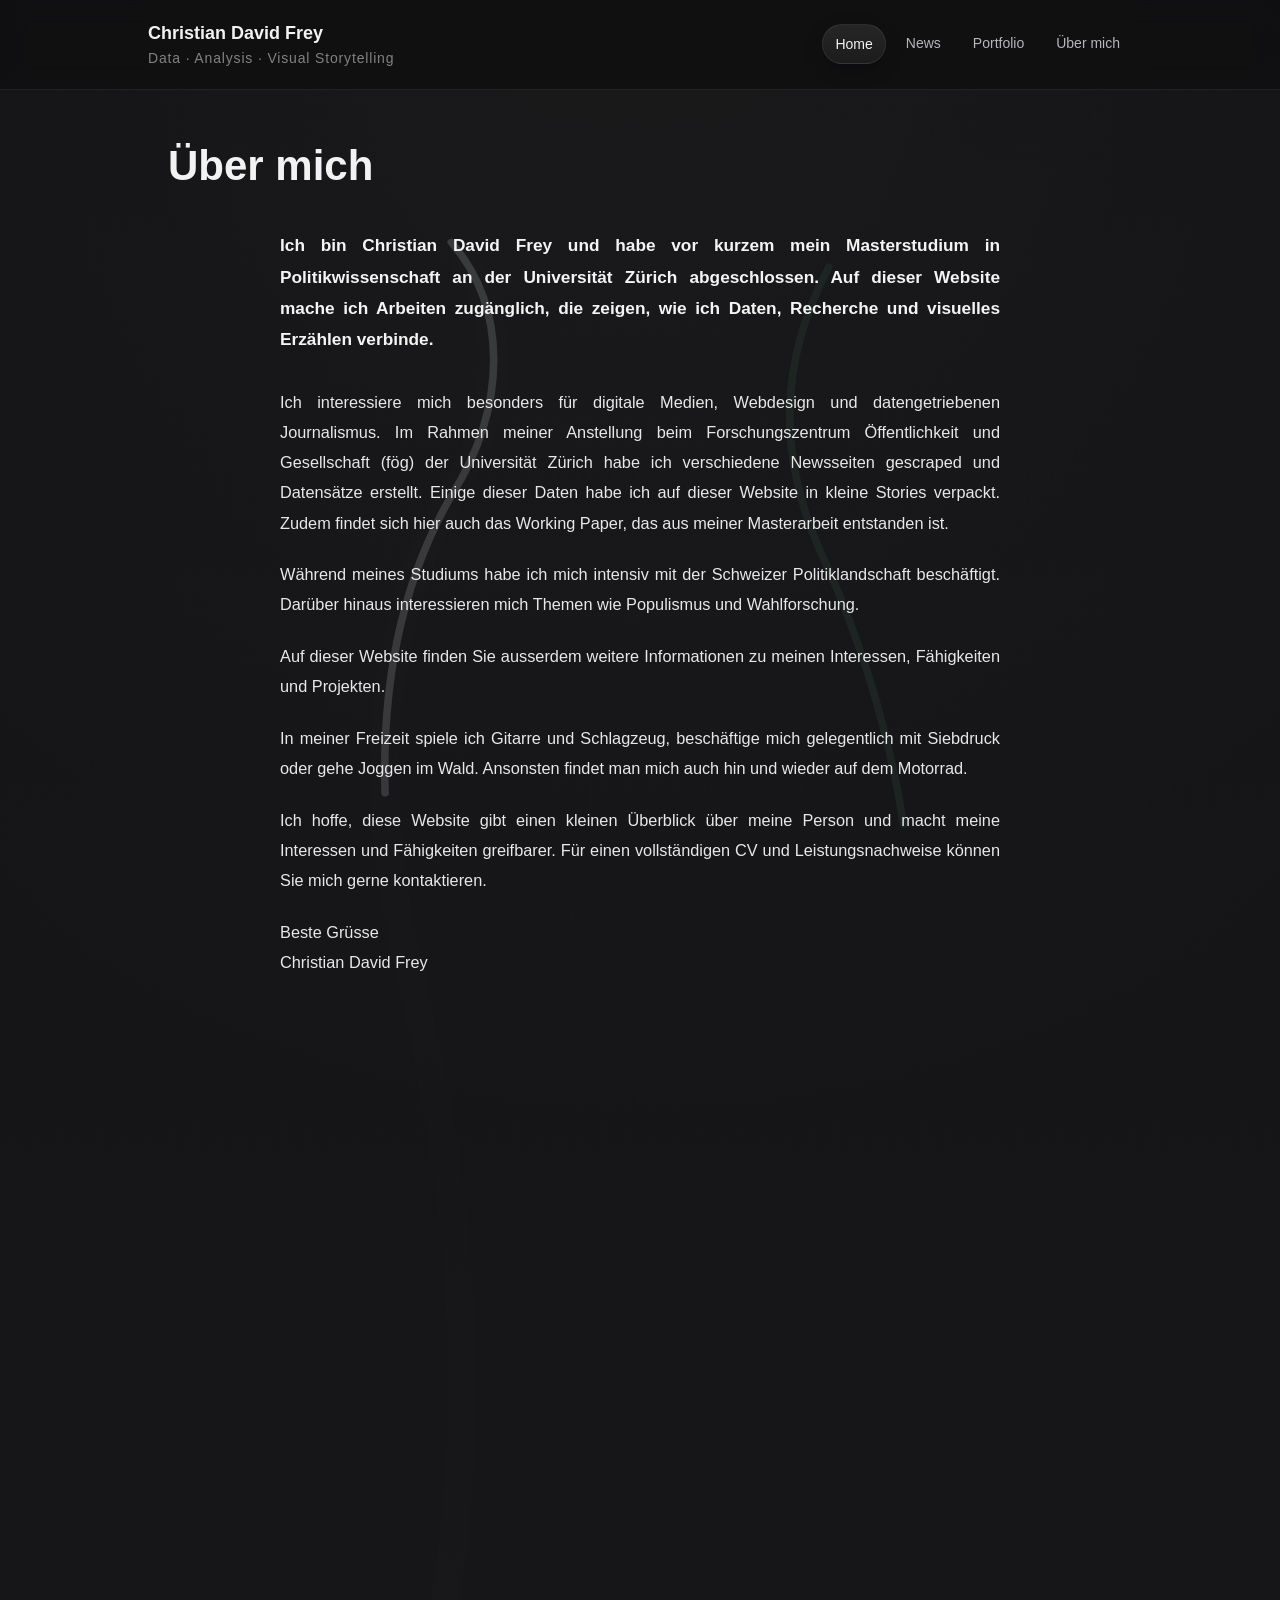
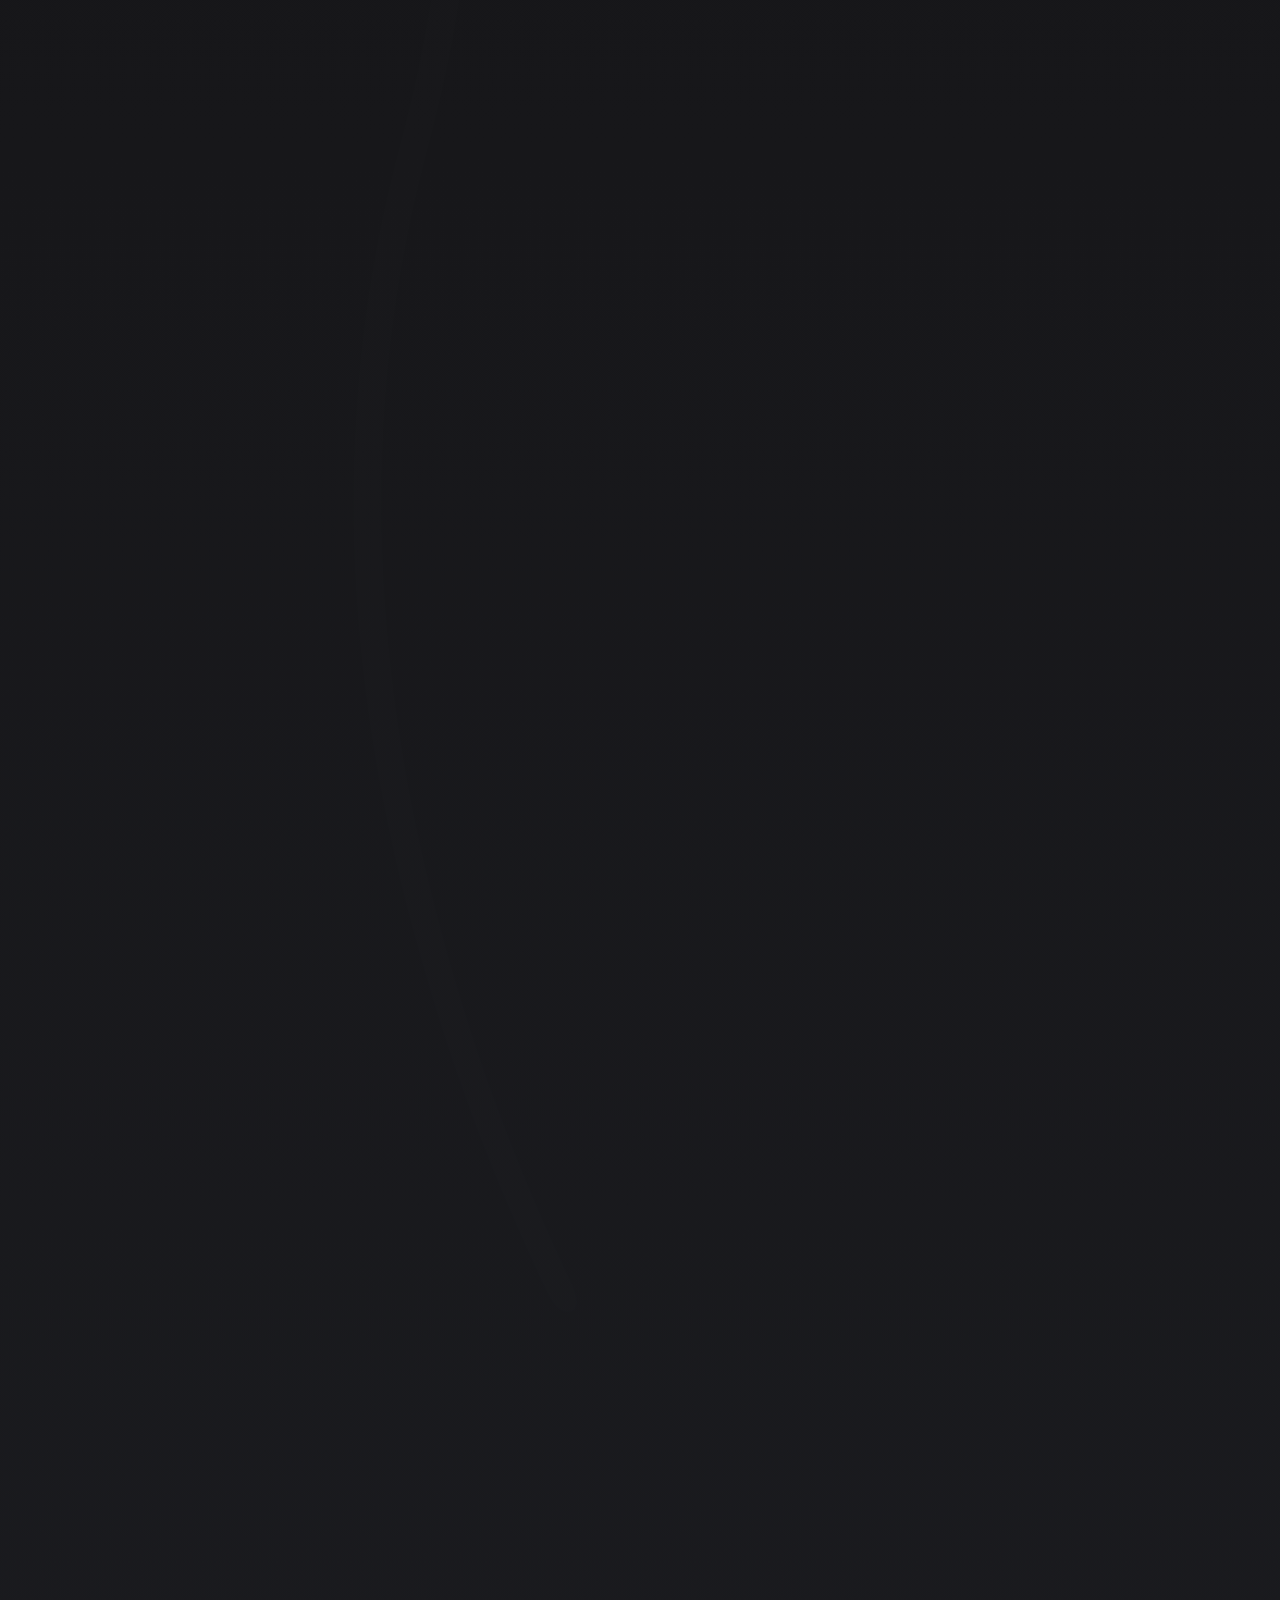
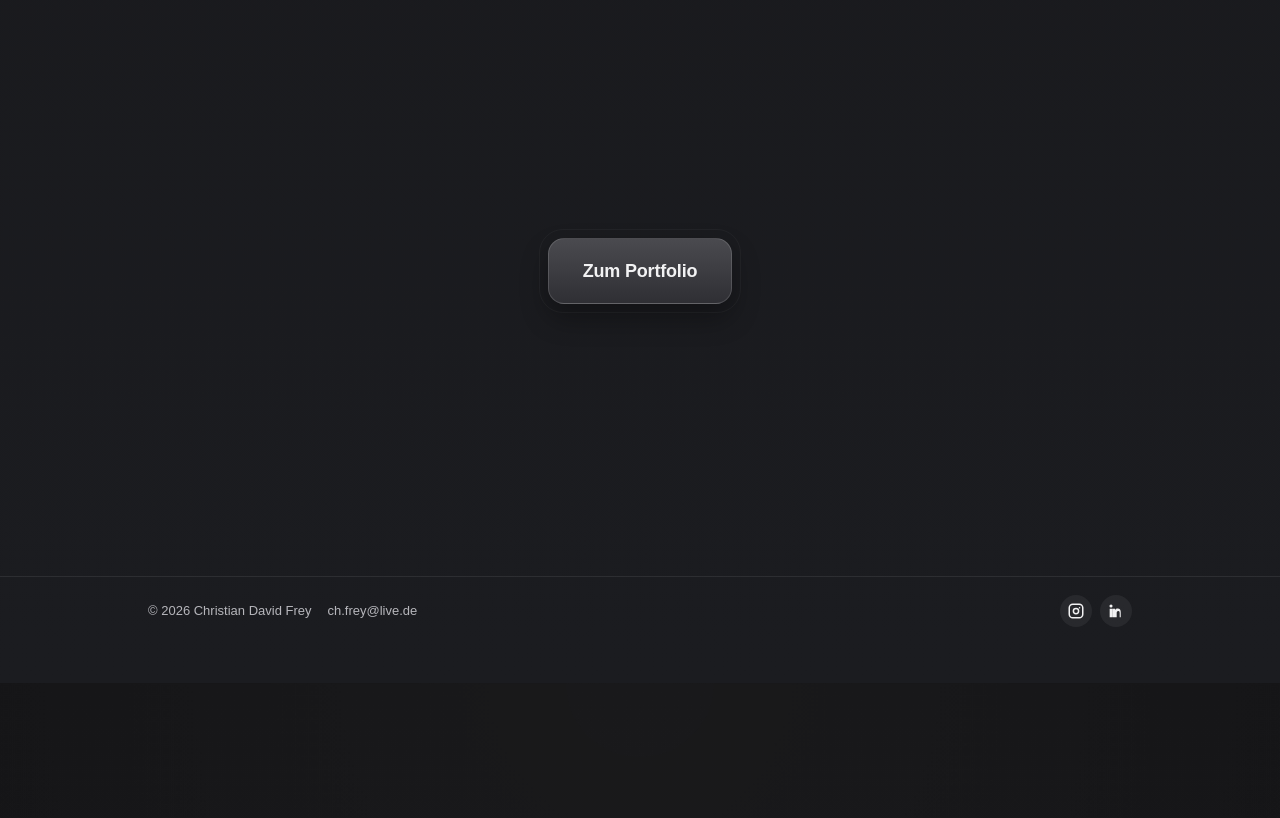
<file: test.html>
<!DOCTYPE html>
<html lang="de">
<head>
  <meta charset="UTF-8">
  <meta name="viewport" content="width=device-width, initial-scale=1.0">
  <title>Christian David Frey – Data · Analysis · Visual Storytelling</title>
  <link rel="stylesheet" href="style.css">

  <style>
    .skills{
      padding:24px 0 100px;
    }

    .skills-grid{
      display:grid;
      grid-template-columns:repeat(3,minmax(0,1fr));
      gap:20px;
    }

    .skill-card{
      border:1px solid rgba(255,255,255,.1);
      border-radius:18px;
      padding:22px;
      background:rgba(255,255,255,.02);
    }

    .skill-card h3{
      margin:0 0 12px;
      font-size:1rem;
    }

    .skill-card p{
      margin:0;
      color:#bdbdbd;
      line-height:1.75;
    }

    .stack-header{
      display:flex;
      justify-content:space-between;
      align-items:baseline;
      margin-bottom:18px;
      gap:20px;
    }

    .stack-header h2{
      margin:0;
    }

    /* PAGE FLOW */
    .about-flow{
      position:relative;
      padding-bottom:120px;
      isolation:isolate;
    }

    .page-flow-svg{
      position:absolute;
      inset:0;
      width:100%;
      height:100%;
      pointer-events:none;
      z-index:0;
      overflow:visible;
    }

    .flow-ghost-study{
      stroke:#d0d4d8;
      stroke-width:8;
      fill:none;
      stroke-linecap:round;
      stroke-linejoin:round;
      opacity:.035;
      filter:blur(18px);
    }

    .flow-ghost-work{
      stroke:#3f6b4d;
      stroke-width:8;
      fill:none;
      stroke-linecap:round;
      stroke-linejoin:round;
      opacity:.03;
      filter:blur(18px);
    }

    .study-line{
      stroke:#d0d4d8;
      stroke-width:8;
      fill:none;
      stroke-linecap:round;
      stroke-linejoin:round;
      opacity:.18;
      filter:drop-shadow(0 0 4px rgba(255,255,255,0.04));
      transition:opacity .35s ease;
    }

    .work-line{
      stroke:#3f6b4d;
      stroke-width:8;
      fill:none;
      stroke-linecap:round;
      stroke-linejoin:round;
      opacity:.16;
      filter:drop-shadow(0 0 4px rgba(0,66,37,0.12));
      transition:opacity .35s ease;
    }

    .page-header,
    .about-article,
    .cv-section{
      position:relative;
      z-index:2;
    }

    /* CV SECTION */
    .cv-section{
      margin-top:80px;
      margin-bottom:40px;
    }

    .cv-stage{
      position:relative;
      height:2920px;
    }

    .cv-node{
      position:absolute;
      width:14px;
      height:14px;
      border-radius:50%;
      transform:translate(-50%,-50%) scale(0.7);
      z-index:2;
      opacity:0;
      transition:opacity .55s ease, transform .55s ease, box-shadow .55s ease;
    }

    .cv-node.study{
      background:#d0d4d8;
    }

    .cv-node.work{
      background:#004225;
    }

    .cv-node.current{
      box-shadow:0 0 0 8px rgba(255,255,255,.05);
      animation:cvPulse 2s infinite;
    }

    @keyframes cvPulse{
      0%{ transform:translate(-50%,-50%) scale(1); }
      50%{ transform:translate(-50%,-50%) scale(1.2); }
      100%{ transform:translate(-50%,-50%) scale(1); }
    }

    .cv-card{
      position:absolute;
      width:280px;
      background:#1e1e22;
      border:1px solid rgba(255,255,255,.08);
      border-radius:14px;
      padding:16px;
      opacity:0;
      transform:translateY(34px);
      transition:opacity .8s ease, transform .8s ease, box-shadow .2s ease, border-color .2s ease;
      box-shadow:0 10px 30px rgba(0,0,0,.25);
      z-index:3;
    }

    .cv-card.visible{
      opacity:1;
      transform:translateY(0);
    }

    .cv-card h3{
      margin:0 0 10px 0;
      font-size:19px;
      line-height:1.25;
    }

    .cv-card p{
      margin:0 0 10px 0;
      line-height:1.5;
    }

    .cv-meta{
      font-size:13px;
      color:#b6b6bb;
      margin-bottom:10px;
      line-height:1.5;
    }

    .cv-status{
      font-size:11px;
      padding:4px 8px;
      border-radius:6px;
      background:rgba(255,255,255,.05);
      display:inline-block;
      margin-top:8px;
      color:#d6d6da;
      border:1px solid rgba(255,255,255,.06);
    }

    .cv-card-list{
      margin:10px 0 0 0;
      padding:0;
      list-style:none;
    }

    .cv-card-list li{
      position:relative;
      padding-left:16px;
      margin-bottom:7px;
      line-height:1.45;
    }

    .cv-card-list li::before{
      content:"•";
      position:absolute;
      left:0;
      color:#9ca3af;
    }

    .portfolio-cta{
      position:relative;
      margin-top:-580px;
      display:flex;
      justify-content:center;
      z-index:5;
    }

    .portfolio-button{
      position:relative;
      display:inline-flex;
      align-items:center;
      justify-content:center;
      padding:18px 34px;
      border-radius:16px;
      background:linear-gradient(180deg,#4a4a4f,#2f2f34);
      border:1px solid rgba(255,255,255,.14);
      color:#f2f2f3;
      font-weight:700;
      font-size:18px;
      letter-spacing:-0.01em;
      text-decoration:none;
      transition:transform .18s ease, background .18s ease, box-shadow .18s ease, border-color .18s ease;
      box-shadow:
        0 14px 28px rgba(0,0,0,.32),
        0 0 0 0 rgba(255,255,255,.08);
      animation:buttonPulse 2.2s infinite;
    }

    .portfolio-button::before{
      content:"";
      position:absolute;
      inset:-10px;
      border-radius:24px;
      border:1px solid rgba(255,255,255,.05);
      opacity:.7;
    }

    .portfolio-button:hover{
      transform:translateY(-2px) scale(1.02);
      background:linear-gradient(180deg,#57575d,#38383d);
      border-color:rgba(255,255,255,.22);
      box-shadow:
        0 18px 34px rgba(0,0,0,.4),
        0 0 0 10px rgba(255,255,255,.03);
    }

    @keyframes buttonPulse{
      0%{
        box-shadow:
          0 14px 28px rgba(0,0,0,.32),
          0 0 0 0 rgba(255,255,255,.10);
      }
      70%{
        box-shadow:
          0 14px 28px rgba(0,0,0,.32),
          0 0 0 16px rgba(255,255,255,0);
      }
      100%{
        box-shadow:
          0 14px 28px rgba(0,0,0,.32),
          0 0 0 0 rgba(255,255,255,0);
      }
    }

    @media (max-width: 900px){
      .skills-grid{
        grid-template-columns:1fr;
      }

      .cv-stage{
        height:3150px;
      }

      .cv-card{
        width:250px;
      }

      .portfolio-cta{
        margin-top:-80px;
      }
    }

    @media (max-width: 640px){
      .stack-header{
        flex-direction:column;
        align-items:flex-start;
        margin-bottom:10px;
      }

      .cv-stage{
        height:3560px;
      }

      .cv-card{
        width:min(84vw,320px);
        left:50% !important;
        right:auto !important;
        transform:translateX(-50%) translateY(34px);
      }

      .cv-card.visible{
        transform:translateX(-50%) translateY(0);
      }

      .cv-node{
        left:50% !important;
      }

      .portfolio-button{
        font-size:17px;
        padding:16px 28px;
      }

      .portfolio-cta{
        margin-top:-60px;
      }
    }
  </style>
</head>
<body>
  <header class="site-header">
    <div class="container">
      <nav class="nav">
        <div class="brand">
          <a class="logo" href="index.html">Christian David Frey</a>
          <div class="brand-sub">Data · Analysis · Visual Storytelling</div>
        </div>

        <button class="discover-toggle" aria-label="Navigation öffnen" aria-expanded="false">
          <svg viewBox="0 0 24 24" width="16" height="16" fill="none" stroke="currentColor" stroke-width="2" aria-hidden="true">
            <circle cx="11" cy="11" r="7"></circle>
            <line x1="16.65" y1="16.65" x2="21" y2="21"></line>
          </svg>
          <span>Entdecken</span>
        </button>

        <div class="nav-links">
          <a class="active" href="index.html">Home</a>
          <a href="news.html">News</a>
          <a href="portfolio.html">Portfolio</a>
          <a href="about.html">Über mich</a>
        </div>
      </nav>
    </div>
  </header>

  <div class="discover-overlay" id="discoverOverlay" aria-hidden="true">
    <div class="discover-panel">
      <div class="discover-top">
        <button class="discover-close" aria-label="Navigation schliessen">
          <span>Schliessen</span>
        </button>
      </div>

      <div class="discover-links">
        <a class="active" href="index.html">Home</a>
        <a href="news.html">News</a>
        <a href="portfolio.html">Portfolio</a>
        <a href="about.html">Über mich</a>
      </div>
    </div>
  </div>

  <main class="container about-page">
    <div class="about-flow" id="aboutFlow">

      <svg class="page-flow-svg" viewBox="0 0 1000 4300" preserveAspectRatio="none" aria-hidden="true">
        <path class="flow-ghost-study"
          d="
          M300 120
          C360 200,360 320,300 430
          C230 570,210 760,250 980
          C320 1320,340 1620,260 1960
          C190 2260,200 2560,260 2850
          C300 3040,350 3200,430 3390
          "
        />

        <path class="flow-ghost-work"
          d="
          M700 150
          C650 260,640 380,700 520
          C790 760,820 1020,760 1300
          C690 1640,690 1920,748 2240
          C785 2480,770 2750,710 3050
          C670 3240,620 3360,565 3440
          "
        />

        <path id="studyLine" class="study-line"
          d="
          M300 120
          C360 200,360 320,300 430
          C230 570,210 760,250 980
          C320 1320,340 1620,260 1960
          C190 2260,200 2560,260 2850
          C300 3040,350 3200,430 3390
          "
        />

        <path id="workLine" class="work-line"
          d="
          M700 150
          C650 260,640 380,700 520
          C790 760,820 1020,760 1300
          C690 1640,690 1920,748 2240
          C785 2480,770 2750,710 3050
          C670 3240,620 3360,565 3440
          "
        />
      </svg>

      <section class="page-header about-header">
        <h1 class="page-title">Über mich</h1>
      </section>
  
      <article class="article-box about-article">
        <p class="lead">
          <strong>
            Ich bin Christian David Frey und habe vor kurzem mein Masterstudium in Politikwissenschaft an der Universität Zürich abgeschlossen. Auf dieser Website mache ich Arbeiten zugänglich, die zeigen, wie ich Daten, Recherche und visuelles Erzählen verbinde.
          </strong>
        </p>
  
        <p>
          Ich interessiere mich besonders für digitale Medien, Webdesign und datengetriebenen Journalismus. Im Rahmen meiner Anstellung beim Forschungszentrum Öffentlichkeit und Gesellschaft (fög) der Universität Zürich habe ich verschiedene Newsseiten gescraped und Datensätze erstellt. Einige dieser Daten habe ich auf dieser Website in kleine Stories verpackt. Zudem findet sich hier auch das Working Paper, das aus meiner Masterarbeit entstanden ist.
        </p>
  
        <p>
          Während meines Studiums habe ich mich intensiv mit der Schweizer Politiklandschaft beschäftigt. Darüber hinaus interessieren mich Themen wie Populismus und Wahlforschung.
        </p>
  
        <p>
          Auf dieser Website finden Sie ausserdem weitere Informationen zu meinen Interessen, Fähigkeiten und Projekten.
        </p>
  
        <p>
          In meiner Freizeit spiele ich Gitarre und Schlagzeug, beschäftige mich gelegentlich mit Siebdruck oder gehe Joggen im Wald. Ansonsten findet man mich auch hin und wieder auf dem Motorrad.
        </p>
  
        <p>
          Ich hoffe, diese Website gibt einen kleinen Überblick über meine Person und macht meine Interessen und Fähigkeiten greifbarer. Für einen vollständigen CV und Leistungsnachweise können Sie mich gerne kontaktieren.
        </p>
  
        <p class="about-signature">
          Beste Grüsse<br>
          Christian David Frey
        </p>
      </article>

      <div style="margin-top:120px;"></div>

      <section class="cv-section">
        <div class="cv-stage" id="timeline">

          <div class="cv-node study" style="left:25%;top:5%"></div>
          <div class="cv-card" style="left:0%;top:4%">
            <h3>Maturität</h3>
            <div class="cv-meta">Atelierschule Zürich · 08/2011–08/2015</div>
            <ul class="cv-card-list">
              <li>Sozialpraktikum und erste gesellschaftspolitische Erfahrungen</li>
            </ul>
          </div>

          <div class="cv-node study" style="left:25%;top:15%"></div>
          <div class="cv-card" style="left:0%;top:14%">
            <h3>Diploma Studium Audio Engineering</h3>
            <div class="cv-meta">SAE Institute Zürich · 03/2016–03/2017</div>
            <ul class="cv-card-list">
              <li>Vertiefte Kenntnisse in der Ton- und Veranstaltungstechnik</li>
            </ul>
          </div>

          <div class="cv-node study" style="left:25%;top:30%"></div>
          <div class="cv-card" style="left:0%;top:29%">
            <h3>Bachelor of Arts in Sozialwissenschaften</h3>
            <div class="cv-meta">Universität Zürich · 09/2019–06/2023</div>
            <ul class="cv-card-list">
              <li>Major Politikwissenschaft</li>
              <li>Minor Rechtswissenschaft</li>
              <li>Spezialisierung: Der Wandel des Schweizer Parteiensystems</li>
              <li>Bachelorarbeit: Note 5.5</li>
            </ul>
          </div>

          <div class="cv-node study current" style="left:25%;top:50%"></div>
          <div class="cv-card" style="left:0%;top:49%">
            <h3>Master of Arts in Sozialwissenschaften</h3>
            <div class="cv-meta">Universität Zürich · 09/2023–01/2026</div>
            <ul class="cv-card-list">
              <li>Major: Politikwissenschaft</li>
              <li>Minor “Methods-Data-Society” (30 ECTS)</li>
              <li>Forschungsseminar politischer Datenjournalismus</li>
              <li>Seminar: Webentwicklung und Datenvisualisierung</li>
              <li>R Programming Skills</li>
              <li>Masterarbeit: „Finanzielle Unzufriedenheit und die Wahl der Schweizerischen Volkspartei: Eine Analyse indirekter Effekte im Kontext des Rechtspopulismus”</li>
              <li>Note 6.0</li>
            </ul>
            <div class="cv-status">Abgeschlossen 01/2026</div>
          </div>

          <div class="cv-node work" style="left:75%;top:35%"></div>
          <div class="cv-card" style="right:0%;top:34%">
            <h3>Praktikum (60%)</h3>
            <div class="cv-meta">Die Mitte Kanton Zürich · 07/2022–03/2023</div>
            <ul class="cv-card-list">
              <li>Erstellen von Print- und Online Content</li>
              <li>Administration / Mitgliederregister</li>
              <li>Webseitenpflege</li>
              <li>Koordination zwischen Ortsgruppen</li>
              <li>Nachwahlbefragung mit Auswertung in R</li>
            </ul>
          </div>

          <div class="cv-node work" style="left:75%;top:45%"></div>
          <div class="cv-card" style="right:0%;top:49%">
            <h3>Campaigner (20%)</h3>
            <div class="cv-meta">AWG Die Mitte Kanton Zürich · 07/2023–10/2023</div>
            <ul class="cv-card-list">
              <li>Campaigning für die Nationalratswahlen 2023</li>
            </ul>
          </div>

          <div class="cv-node work" style="left:75%;top:60%"></div>
          <div class="cv-card" style="right:0%;top:59%">
            <h3>Hilfswissenschaftler (40%)</h3>
            <div class="cv-meta">Forschungszentrum Öffentlichkeit und Gesellschaft (fög) · 02/2025–heute</div>
            <ul class="cv-card-list">
              <li>Quantitative Analysen</li>
              <li>Codierung von Medieninhalten u.a. „Jahrbuch Qualität der Medien”</li>
              <li>Entwicklung von Codierleitfäden</li>
              <li>Datenerhebung durch Web-Scraping</li>
            </ul>
          </div>

          <div class="cv-node work" style="left:75%;top:70%"></div>
          <div class="cv-card" style="right:0%;top:69%">
            <h3>Content Integrator (15%)</h3>
            <div class="cv-meta">StatGuide · 05/2025–09/2025</div>
            <ul class="cv-card-list">
              <li>Aufbereitung statistischer Lernressourcen</li>
              <li>Planung und Umsetzung von Arbeitspaketen zur Erstellung digitaler Lernressourcen</li>
            </ul>
          </div>
        </div>

        <div class="portfolio-cta">
          <a class="portfolio-button" href="portfolio.html" target="_blank" rel="noopener noreferrer">
            Zum Portfolio
          </a>
        </div>
      </section>
    </div>
  </main>

  <footer class="site-footer site-footer-home">
    <div class="container footer-inner">
      <div class="footer-left">
        <span>© 2026 Christian David Frey</span>
        <a href="mailto:ch.frey@live.de">ch.frey@live.de</a>
      </div>

      <span class="social">
        <a href="https://www.instagram.com/dave.iniert"
           target="_blank"
           rel="noopener"
           aria-label="Instagram Profil">
          <svg viewBox="0 0 24 24" width="18" height="18" fill="currentColor">
            <path d="M7.75 2h8.5A5.75 5.75 0 0 1 22 7.75v8.5A5.75 5.75 0 0 1 16.25 22h-8.5A5.75 5.75 0 0 1 2 16.25v-8.5A5.75 5.75 0 0 1 7.75 2zm0 2A3.75 3.75 0 0 0 4 7.75v8.5A3.75 3.75 0 0 0 7.75 20h8.5A3.75 3.75 0 0 0 20 16.25v-8.5A3.75 3.75 0 0 0 16.25 4h-8.5zm4.25 3.5A4.5 4.5 0 1 1 7.5 12 4.5 4.5 0 0 1 12 7.5zm0 2A2.5 2.5 0 1 0 14.5 12 2.5 2.5 0 0 0 12 9.5zm4.75-3a1 1 0 1 1-1 1 1 1 0 0 1 1-1z"/>
          </svg>
        </a>

        <a href="https://www.linkedin.com/in/christian-david-frey-68b29237b/"
           target="_blank"
           rel="noopener"
           aria-label="LinkedIn Profil">
          <svg viewBox="0 0 24 24" width="18" height="18" fill="currentColor">
            <path d="M20.45 20.45h-3.55v-5.56c0-1.33-.03-3.04-1.85-3.04-1.85 0-2.14 1.45-2.14 2.95v5.65H7.32V9h3.41v1.56h.05c.47-.9 1.62-1.85 3.33-1.85 3.56 0 4.21 2.34 4.21 5.38v6.36zM5.34 7.43a2.06 2.06 0 1 1 0-4.12 2.06 2.06 0 0 1 0 4.12zM3.56 20.45h3.56V9H3.56v11.45z"/>
          </svg>
        </a>
      </span>
    </div>
  </footer>

  <script>
    const discoverToggle = document.querySelector(".discover-toggle");
    const discoverOverlay = document.querySelector("#discoverOverlay");
    const discoverClose = document.querySelector(".discover-close");

    if (discoverToggle && discoverOverlay && discoverClose) {
      const openMenu = () => {
        discoverOverlay.classList.add("open");
        discoverOverlay.setAttribute("aria-hidden", "false");
        discoverToggle.setAttribute("aria-expanded", "true");
        document.body.style.overflow = "hidden";
      };

      const closeMenu = () => {
        discoverOverlay.classList.remove("open");
        discoverOverlay.setAttribute("aria-hidden", "true");
        discoverToggle.setAttribute("aria-expanded", "false");
        document.body.style.overflow = "";
      };

      discoverToggle.addEventListener("click", openMenu);
      discoverClose.addEventListener("click", closeMenu);

      discoverOverlay.addEventListener("click", (e) => {
        if (e.target === discoverOverlay) {
          closeMenu();
        }
      });

      document.addEventListener("keydown", (e) => {
        if (e.key === "Escape") {
          closeMenu();
        }
      });
    }
  </script>

  <script>
    const studyLine = document.getElementById("studyLine");
    const workLine = document.getElementById("workLine");
    const aboutFlow = document.getElementById("aboutFlow");
    const timeline = document.getElementById("timeline");
    const aboutArticle = document.querySelector(".about-article");

    if (studyLine && workLine && aboutFlow && timeline) {
      const studyLength = studyLine.getTotalLength();
      const workLength = workLine.getTotalLength();

      studyLine.style.strokeDasharray = studyLength;
      studyLine.style.strokeDashoffset = studyLength;

      workLine.style.strokeDasharray = workLength;
      workLine.style.strokeDashoffset = workLength;

      const cards = [...document.querySelectorAll(".cv-card")];
      const nodes = [...document.querySelectorAll(".cv-node")];

      const cardSteps = [
        { el: cards[0], reveal: 0.34, hide: 0.26 },
        { el: cards[1], reveal: 0.42, hide: 0.34 },
        { el: cards[2], reveal: 0.52, hide: 0.44 },

        { el: cards[4], reveal: 0.60, hide: 0.52 },
        { el: cards[5], reveal: 0.67, hide: 0.59 },

        { el: cards[3], reveal: 0.74, hide: 0.66 },

        { el: cards[6], reveal: 0.82, hide: 0.74 },
        { el: cards[7], reveal: 0.89, hide: 0.81 }
      ];

      const nodeSteps = [
        { el: nodes[0], reveal: 0.30, hide: 0.22 },
        { el: nodes[1], reveal: 0.38, hide: 0.30 },
        { el: nodes[2], reveal: 0.48, hide: 0.40 },

        { el: nodes[4], reveal: 0.56, hide: 0.48 },
        { el: nodes[5], reveal: 0.63, hide: 0.55 },

        { el: nodes[3], reveal: 0.70, hide: 0.62 },

        { el: nodes[6], reveal: 0.78, hide: 0.70 },
        { el: nodes[7], reveal: 0.85, hide: 0.77 }
      ];

      function clamp(value, min, max){
        return Math.max(min, Math.min(max, value));
      }

      function updateTimeline(){
        const rect = aboutFlow.getBoundingClientRect();
        const vh = window.innerHeight;

        const start = vh * 0.95;
        const end = -rect.height * 0.72;

        let progress = (start - rect.top) / (start - end);
        progress = clamp(progress, 0, 1);

        studyLine.style.strokeDashoffset = studyLength * (1 - progress);
        workLine.style.strokeDashoffset = workLength * (1 - progress);

        if (aboutArticle) {
          const articleRect = aboutArticle.getBoundingClientRect();
          const articleCenter = articleRect.top + articleRect.height / 2;
          const viewportCenter = vh * 0.42;

          const distance = Math.abs(articleCenter - viewportCenter);
          const fade = clamp(1 - distance / (vh * 0.9), 0, 1);

          const topStudyOpacity = 0.10;
          const topWorkOpacity = 0.08;

          const bottomStudyOpacity = 0.9;
          const bottomWorkOpacity = 0.82;

          const localBoost = progress;

          studyLine.style.opacity =
            (topStudyOpacity + (bottomStudyOpacity - topStudyOpacity) * localBoost * (1 - fade * 0.75)).toFixed(3);

          workLine.style.opacity =
            (topWorkOpacity + (bottomWorkOpacity - topWorkOpacity) * localBoost * (1 - fade * 0.75)).toFixed(3);
        }

        nodeSteps.forEach(step => {
          if (progress >= step.reveal) {
            step.el.style.opacity = "1";
            step.el.style.transform = "translate(-50%, -50%) scale(1)";
          } else if (progress < step.hide) {
            step.el.style.opacity = "0";
            step.el.style.transform = "translate(-50%, -50%) scale(0.7)";
          }
        });

        cardSteps.forEach(step => {
          if (progress >= step.reveal) {
            step.el.classList.add("visible");
          } else if (progress < step.hide) {
            step.el.classList.remove("visible");
          }
        });
      }

      window.addEventListener("scroll", updateTimeline, { passive:true });
      window.addEventListener("resize", updateTimeline);

      updateTimeline();
    }
  </script>
</body>
</html>
</file>
<file: style.css>
:root{
  --bg:#121214;
  --bg-2:#17171a;

  --panel:#1e1e22;
  --panel-2:#242429;

  --text:#f2f2f3;
  --muted:#b6b6bb;
  --muted-2:#8e8e94;

  --hair:rgba(255,255,255,.08);
  --hair-strong:rgba(255,255,255,.14);

  --shadow:0 12px 32px rgba(0,0,0,.35);
  --shadow-soft:0 6px 18px rgba(0,0,0,.22);

  --radius:16px;
  --max:1020px;
}
  
  *{
    box-sizing:border-box;
  }
  
  html{
    scroll-behavior:auto;
  }
  
  body{
    margin:0;
    font-family:Arial, Helvetica, sans-serif;
    background:
      radial-gradient(circle at top, rgba(255,255,255,.03), transparent 30%),
      linear-gradient(180deg, #121214, #17171a 45%, #1b1c20 100%);
    color:var(--text);
    line-height:1.58;
  }
  
  a{
    color:inherit;
    text-decoration:none;
  }
  
  img{
    display:block;
    max-width:100%;
  }
  
  .container{
    max-width:var(--max);
    margin:0 auto;
    padding:28px 18px 56px;
  }
  
  /* Header */
  
  .site-header{
    position:sticky;
    top:0;
    z-index:50;
    background:rgba(15,15,16,.82);
    backdrop-filter:blur(12px);
    -webkit-backdrop-filter:blur(12px);
    border-bottom:1px solid var(--hair);
    margin-bottom:22px;
  }
  
  .nav{
    display:flex;
    justify-content:space-between;
    align-items:center;
    gap:16px;
    padding:1px 0  1px;
    position:relative;
  }
  
  .brand{
    display:flex;
    flex-direction:column;
  }
  
  .logo{
    font-size:18px;
    font-weight:700;
  }
  
  .brand-sub{
    font-size:14px;
    opacity:.5;
    letter-spacing:.06em;
  }
  
  .nav-links{
    display:flex;
    gap:8px;
    flex-wrap:wrap;
  }
  
  .nav-links a{
    color:var(--muted);
    font-size:14px;
    padding:8px 12px;
    border-radius:999px;
    transition:all .2s ease;
  }
  
  .nav-links a:hover{
    color:var(--text);
    background:rgba(255,255,255,.04);
  }
  
  .nav-links a.active{
    color:var(--text);
    background:linear-gradient(180deg, rgba(255,255,255,.09), rgba(255,255,255,.05));
    border:1px solid rgba(255,255,255,.08);
    box-shadow:var(--shadow-soft);
  }

  .site-header .container{
    padding:18px 18px;
  }
  
  /* Discover mobile button */
  
  .discover-toggle{
    display:none;
    align-items:center;
    gap:8px;
    margin-left:auto;
    padding:10px 14px;
    border-radius:999px;
    border:1px solid rgba(255,255,255,.08);
    background:linear-gradient(180deg, rgba(255,255,255,.08), rgba(255,255,255,.04));
    color:var(--text);
    font-size:14px;
    font-weight:700;
    cursor:pointer;
    box-shadow:var(--shadow-soft);
  }
  
  .discover-toggle svg{
    opacity:.9;
  }
  
  /* Typography */
  
  .badge,
  .tag{
    font-size:12px;
    text-transform:uppercase;
    letter-spacing:.08em;
  }
  
  .badge{
    display:inline-block;
    width:fit-content;
    padding:6px 10px;
    border-radius:999px;
    background:rgba(255,255,255,.1);
    margin-bottom:14px;
  }
  
  h1{
    font-size:42px;
    line-height:1.05;
    margin:.3rem 0 .45rem;
  }
  
  h2{
    font-size:26px;
    margin:0 0 10px;
  }
  
  h3{
    font-size:20px;
    margin:0 0 10px;
  }
  
  p{
    margin:0 0 16px;
  }
  
  .lead{
    font-size:18px;
    color:#e3e3e3;
  }
  
  /* Shared panels */
  
  .hero-main,
  .card,
  .sidebar-box,
  .about-box{
    border-radius:var(--radius);
    border:1px solid var(--hair);
    background:linear-gradient(180deg, rgba(28,28,30,.96), rgba(21,21,22,.96));
    box-shadow:var(--shadow);

  }
  
  .about-page {
    max-width: 980px;
  }
  
  .about-header {
    margin-bottom: 42px;
  }
  
  .about-article {
    max-width: 720px;
    margin: 0 auto;
    padding: 0;
    background: transparent;
    border: none;
    box-shadow: none;
  }
  
  .about-article p {
    margin: 0 0 1.35rem 0;
    font-size: 1.02rem;
    line-height: 1.85;
    color: #e8e8e8;
    text-align: justify;
    hyphens: auto;
  }
  
  .about-article .lead {
    margin-bottom: 2rem;
    font-size: 1.08rem;
    line-height: 1.8;
    color: #f4f4f4;
  }
  
  .about-signature {
    margin-top: 2.2rem;
    color: #d8d8d8;
  }
  
  .about-header .page-title {
    margin-bottom: 0.6rem;
  }
  
  .about-header .article-meta {
    color: var(--muted);
    font-size: 0.95rem;
    letter-spacing: 0.01em;
  }

 
  /* Hero */
  
  .hero{
    margin-bottom:48px;
  }
  
  .hero-main{
    padding:24px;
    min-height:420px;
    display:flex;
    flex-direction:column;
    justify-content:flex-end;
    align-items:flex-start;
    position:relative;
    overflow:hidden;
  }
  
  .hero-bg{
    position:absolute;
    inset:0;
    width:100%;
    height:100%;
    object-fit:cover;
    filter:blur(4px) brightness(.7);
    transform:scale(1.1);
    z-index:0;
  }
  
  .hero-main::after{
    content:"";
    position:absolute;
    inset:0;
    background:linear-gradient(
      180deg,
      rgba(0,0,0,.25),
      rgba(0,0,0,.45)
    );
    z-index:1;
  }
  
  .hero-link{
    position:absolute;
    inset:0;
    z-index:3;
  }
  
  .hero-main h1,
  .hero-main .lead,
  .hero-main .button,
  .hero-main .badge{
    position:relative;
    z-index:4;
    pointer-events:none;
  }
  
  .hero-main .button{
    width:fit-content;
    pointer-events:none;
  }
  
  /* Custom hero spacing */
  
  .hero-secondary-uber{
    margin-top:60px;
  }
  
  .hero-secondary{
    margin-top:40px;
  }
  
  /* Grid */
  
  .grid-3{
    display:grid;
    grid-template-columns:repeat(3,1fr);
    gap:16px;
  }
  
  /* Cards */
  
  .card{
    display:flex;
    flex-direction:column;
    overflow:hidden;
    transition:transform .22s ease, border-color .22s ease, box-shadow .22s ease;
  }
  
  .card:hover{
    transform:translateY(-3px);
    border-color:var(--hair-strong);
  }
  
  .card img{
    width:100%;
    height:210px;
    object-fit:cover;
  }
  
  .card-content{
    padding:16px;
    display:flex;
    flex-direction:column;
    flex:1;
  }
  
  .card-content h3{
    margin:6px 0;
  }
  
  /* Buttons */
  
  .button,
  .read-more{
    display:inline-flex;
    align-items:center;
    gap:8px;
    margin-top:10px;
    padding:10px 14px;
    border-radius:12px;
    font-size:14px;
    font-weight:700;
    color:var(--text);
    background:linear-gradient(180deg,#3a3a3d,#2b2b2e);
    border:1px solid rgba(255,255,255,.08);
    transition:transform .18s ease, background .18s ease, box-shadow .18s ease;
  }
  
  .button:hover,
  .read-more:hover,
  .hero-main:hover .button{
    transform:translateY(-1px);
    background:linear-gradient(180deg,#454548,#323235);
    box-shadow:0 10px 20px rgba(0,0,0,.28);
  }
  
  .read-more{
    margin-top:auto;
  }
  
  /* Footer */
  
  .site-footer-home{
    margin-top:56px;
    border-top:1px solid var(--hair);
  }
  
  .footer-inner{
    display:flex;
    justify-content:space-between;
    align-items:center;
    gap:16px;
    padding-top:18px;
    color:var(--muted);
    font-size:13px;
  }
  
  .footer-left{
    display:flex;
    align-items:center;
    gap:16px;
    flex-wrap:wrap;
  }
  
  .footer-left a{
    color:var(--muted);
    transition:color .2s ease;
  }
  
  .footer-left a:hover{
    color:var(--text);
  }
  
  .site-footer-home .social{
    display:inline-flex;
    align-items:center;
    gap:8px;
  }
  
  .site-footer-home .social a{
    display:inline-flex;
    align-items:center;
    justify-content:center;
    width:32px;
    height:32px;
    border-radius:50%;
    background:rgba(255,255,255,.06);
    color:var(--text);
    transition:all .2s ease;
  }
  
  .site-footer-home .social a:hover{
    background:rgba(255,255,255,.14);
    transform:translateY(-2px);
  }
  
  /* Discover overlay */
  
  .discover-overlay{
    position:fixed;
    inset:0;
    z-index:200;
    background:rgba(8,8,10,.92);
    backdrop-filter:blur(16px);
    -webkit-backdrop-filter:blur(16px);
    opacity:0;
    visibility:hidden;
    pointer-events:none;
    transition:opacity .22s ease, visibility .22s ease;
  }
  
  .discover-overlay.open{
    opacity:1;
    visibility:visible;
    pointer-events:auto;
  }
  
  .discover-panel{
    min-height:100vh;
    width:100%;
    display:flex;
    flex-direction:column;
    padding:28px 22px 36px;
  }
  
  .discover-top{
    display:flex;
    justify-content:flex-end;
    align-items:center;
    gap:16px;
    margin-bottom:36px;
  }
  
  .discover-close{
    border:1px solid rgba(255,255,255,.08);
    background:rgba(255,255,255,.05);
    color:var(--text);
    border-radius:999px;
    padding:10px 14px;
    cursor:pointer;
    font-size:14px;
    font-weight:700;
  }
  
  .discover-links{
    display:flex;
    flex-direction:column;
    gap:14px;
    margin-top:20px;
  }
  
  .discover-links a{
    font-size:32px;
    line-height:1.1;
    font-weight:700;
    padding:10px 0;
    color:var(--text);
    border-bottom:1px solid rgba(255,255,255,.08);
  }
  
  .discover-links a.active{
    opacity:1;
  }
  
  .discover-links a:not(.active){
    opacity:.88;
  }
  
  .discover-links a:hover{
    opacity:1;
  }
  
  /* Responsive */
  
  @media (max-width:900px){
    .grid-3{
      grid-template-columns:1fr;
    }
  }
  
  @media (max-width:700px){
    h1{
      font-size:32px;
    }
  
    .nav{
      flex-direction:row;
      align-items:center;
      flex-wrap:nowrap;
    }
  
    .nav-links{
      display:none;
    }
  
    .discover-toggle{
      display:inline-flex;
      margin-left:0;
    }
  
    .brand{
      max-width:70%;
    }
  
    .footer-inner{
      flex-direction:column;
      align-items:flex-start;
    }
  
    .footer-left{
      flex-direction:column;
      align-items:flex-start;
      gap:8px;
    }
  }



  .news-archive-link{
    margin-top:40px;
  }


  .lead{
    font-size:18px;
    color:var(--text);
    margin:18px 0 26px;
  }






  .panel{
    background:var(--panel);
    border:1px solid var(--hair);
    border-radius:14px;
    border: none;
    padding:12px;
    margin:12px 0 18px;
  }


  .embed{
    width:100%;
    border:0;
    border-radius:0px;
    background:#0e0e0e;
    height:auto;      /* wichtig */
    min-height:520px; /* fallback */
    }





    .fullwidth{
      width:100vw;
      margin-left:50%;
      transform:translateX(-50%);
      background:#000;
      padding:0;
    }
    
    .fullwidth-embed{
      width:100%;
      height:900px;
      border:0;
      display:block;
      margin:0 auto;
      opacity:0;
      transition:opacity 0.4s ease;
    }
    
    .fullwidth-embed.loaded{
      opacity:1;
    }
    
    @media (min-width:2000px){
      .fullwidth-embed{
        height:95vh;
      }
    }
    
    @media (max-width:1500px) and (min-width:1201px){
      .fullwidth-embed{
        width:100%;
        height:85vh;
      }
    }
    
    .viz-wrap{
      position:relative;
      width:100%;
    }
    
    .scroll-catcher{
      position:absolute;
      inset:0;
      background:transparent;
      cursor:grab;
      pointer-events:none;
    }
    
    .viz-wrap.is-dragging .scroll-catcher{
      pointer-events:auto;
      cursor:grabbing;
    }
    
    .plot-too-small{
      display:none;
      width:100%;
      padding:40px 20px;
      text-align:center;
      background:#151515;
      border-top:1px solid rgba(255,255,255,.12);
      border-bottom:1px solid rgba(255,255,255,.12);
      color:#cccccc;
    }
    
    .plot-too-small h3{
      margin:0 0 10px 0;
      font-size:20px;
    }
    
    .plot-too-small p{
      margin:0;
      font-size:14px;
      color:#aaaaaa;
      text-align:center;
    }
    
    @media (max-width:1200px){
      #topics-viz{
        display:none;
      }
    
      .plot-too-small{
        display:block;
      }
    }




    .caption{
      color:var(--muted);
      font-size:13px;
      margin-top:10px;
    }



    .pdf-panel {
      padding: 0;
      overflow: hidden;
    }
    
    .pdf-embed {
      display: block;
      width: 100%;
      height: 900px;
      border: 0;
      background: #fff;
    }


    .pdf-embed{
      width:100%;
      height:900px;
      border:none;
    }
    
    .pdf-mobile{
      display:none;
      text-align:center;
      margin-top:40px;
    }
    
    @media (max-width:768px){
    
      .pdf-viewer{
        display:none;
      }
    
      .pdf-mobile{
        display:block;
      }
    
    }



    .metric-list{
      margin:0;
      padding-left:18px;
      line-height:1.6;
      font-size:0.95rem;
    }
    
    .metric-list li{
      margin-bottom:4px;
    }


    .panel img {
      max-width: 900px;
      width: 100%;
      display: block;
      margin: 0 auto;
      border-radius: 8px;
      box-shadow: 0 10px 40px rgba(0,0,0,0.7);
      filter: brightness(0.9);
    }


    figcaption {
      margin-top: 15px;
      font-size: 0.85rem;
      color: #aaa;
    }


    .references {
      background: #1a1a1a;
      padding: 30px;
      margin-top: 60px;
      border-radius: 8px;
      border: 1px solid rgba(255,255,255,0.08);
    }
    
    .references h3 {
      margin-top: 0;
    }
    
    .references li {
      margin-bottom: 10px;
      font-size: 0.9rem;
      line-height: 1.6;
    }

    .article-origin {
      margin-top: 10px;
      font-size: 0.9rem;
      color: var(--muted);
      line-height: 1.5;
    }
    
    .article-origin a {
      color: #d6d6d6;
      text-decoration: underline;
</file>
